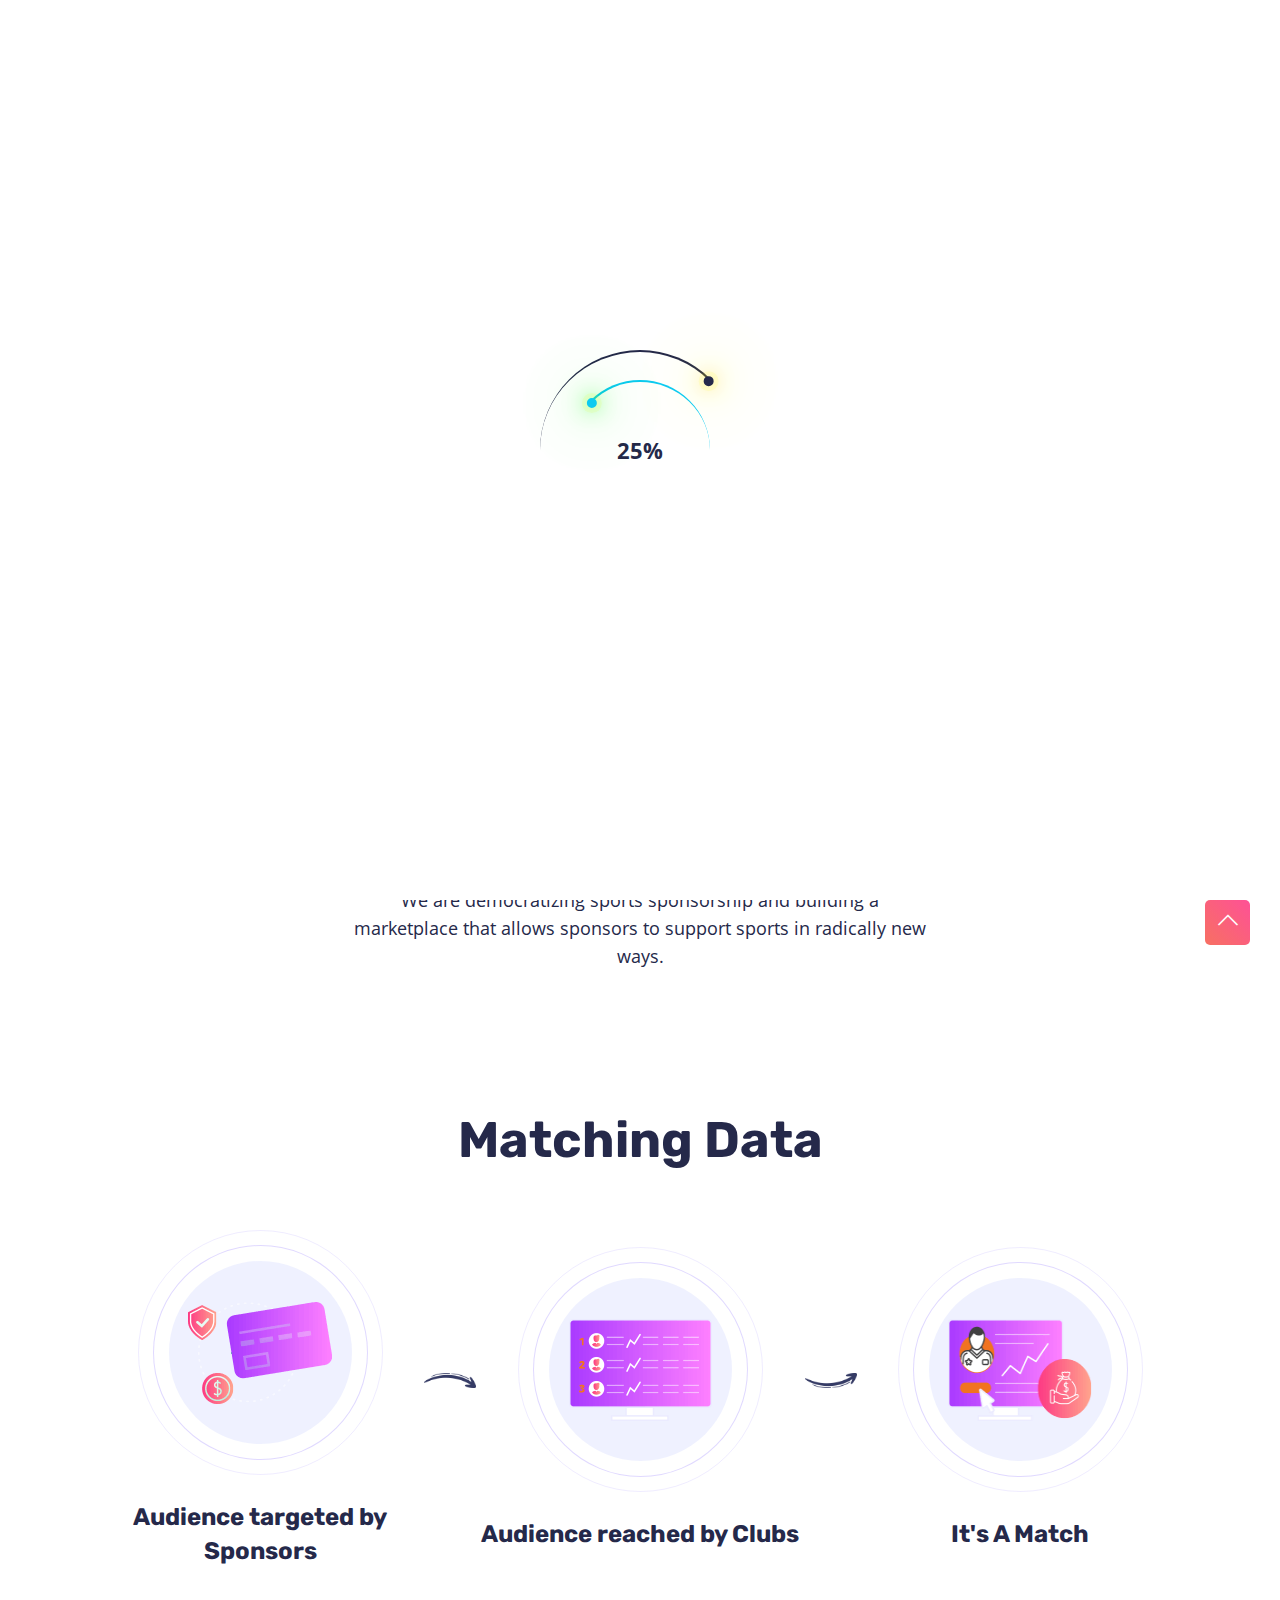
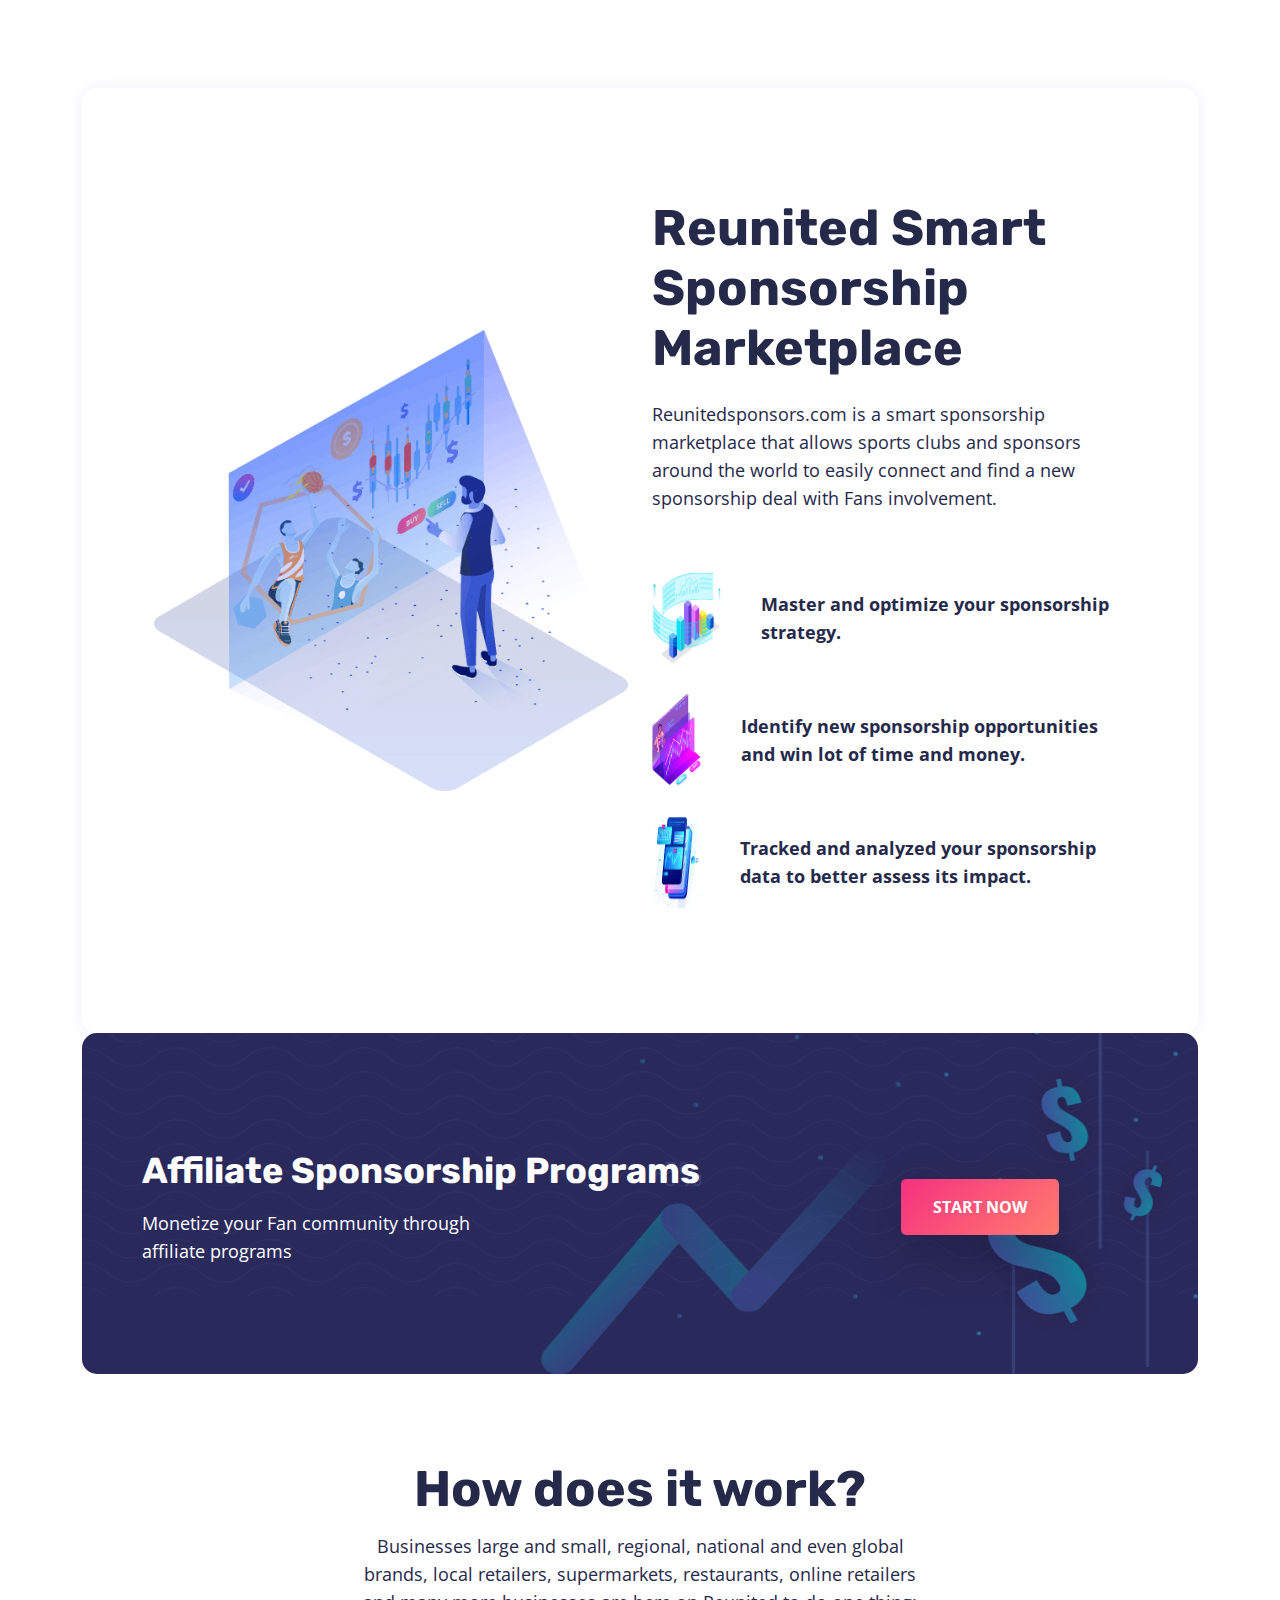
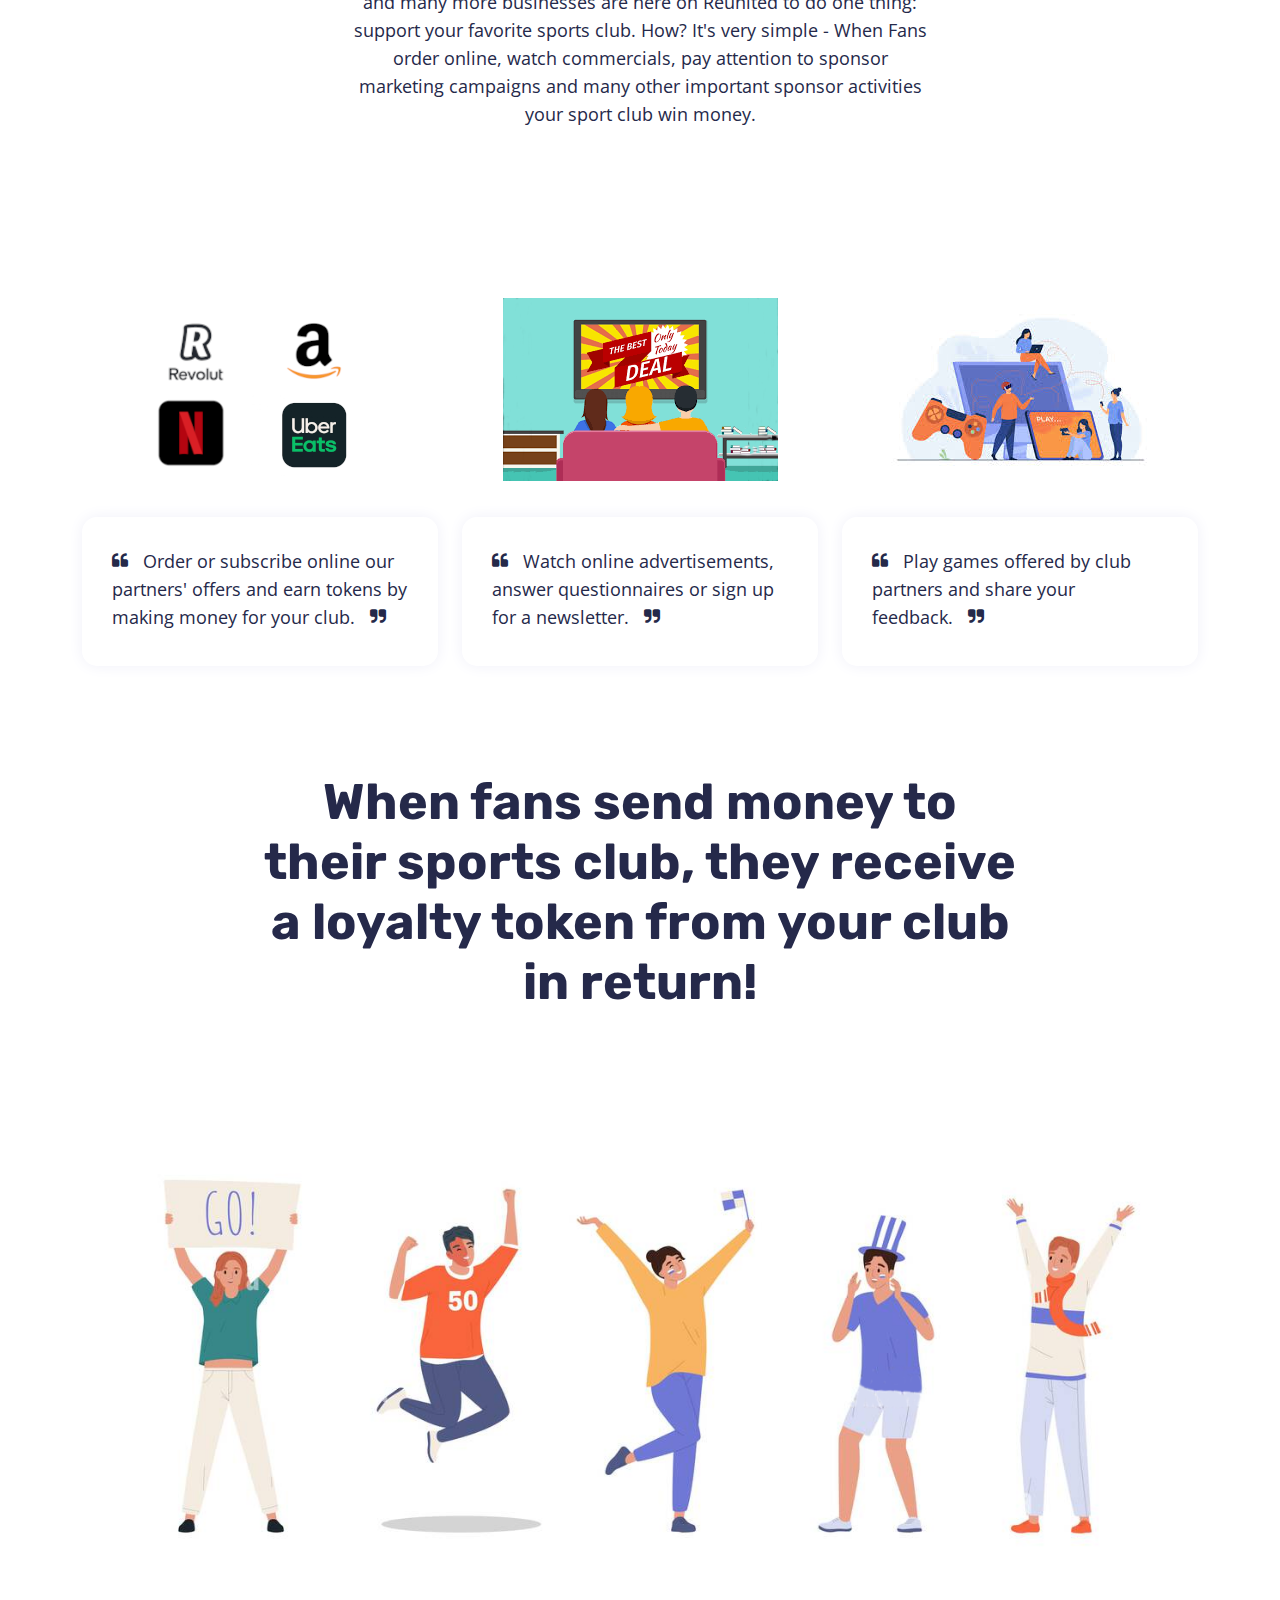
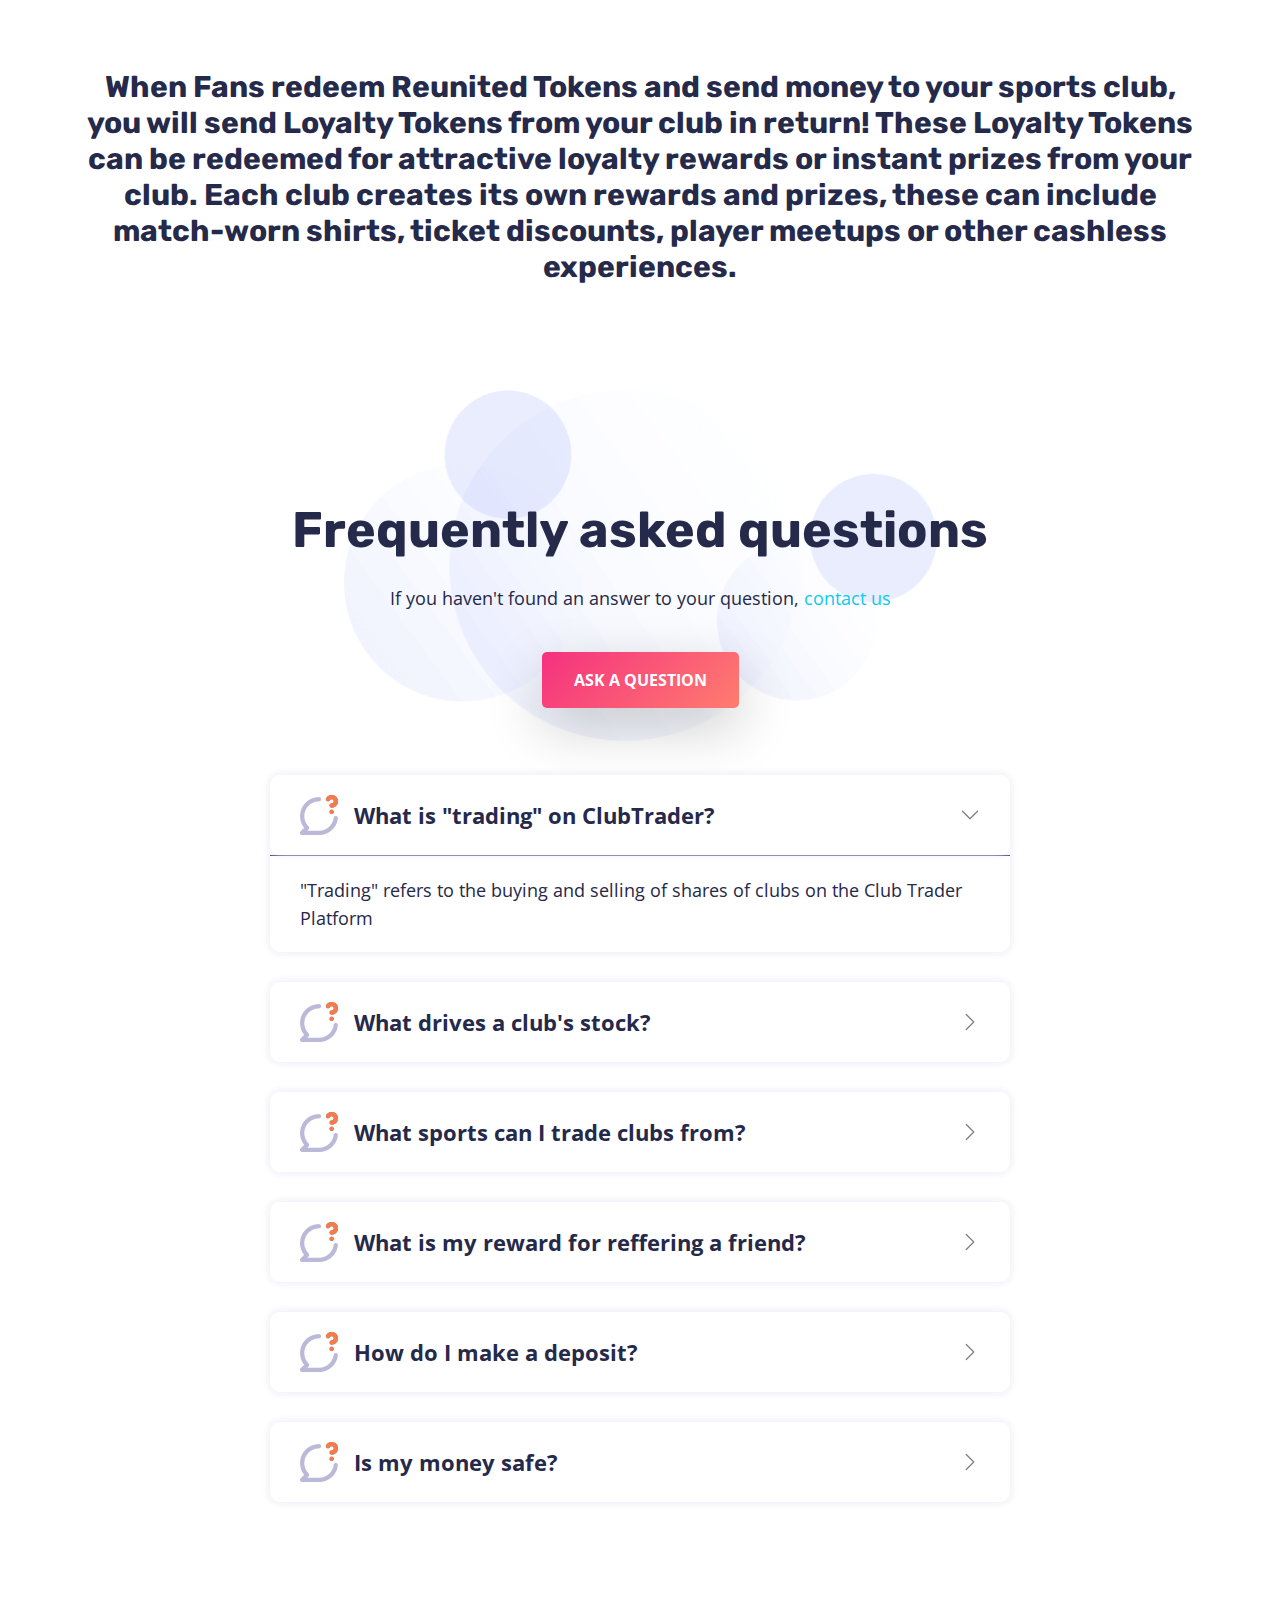
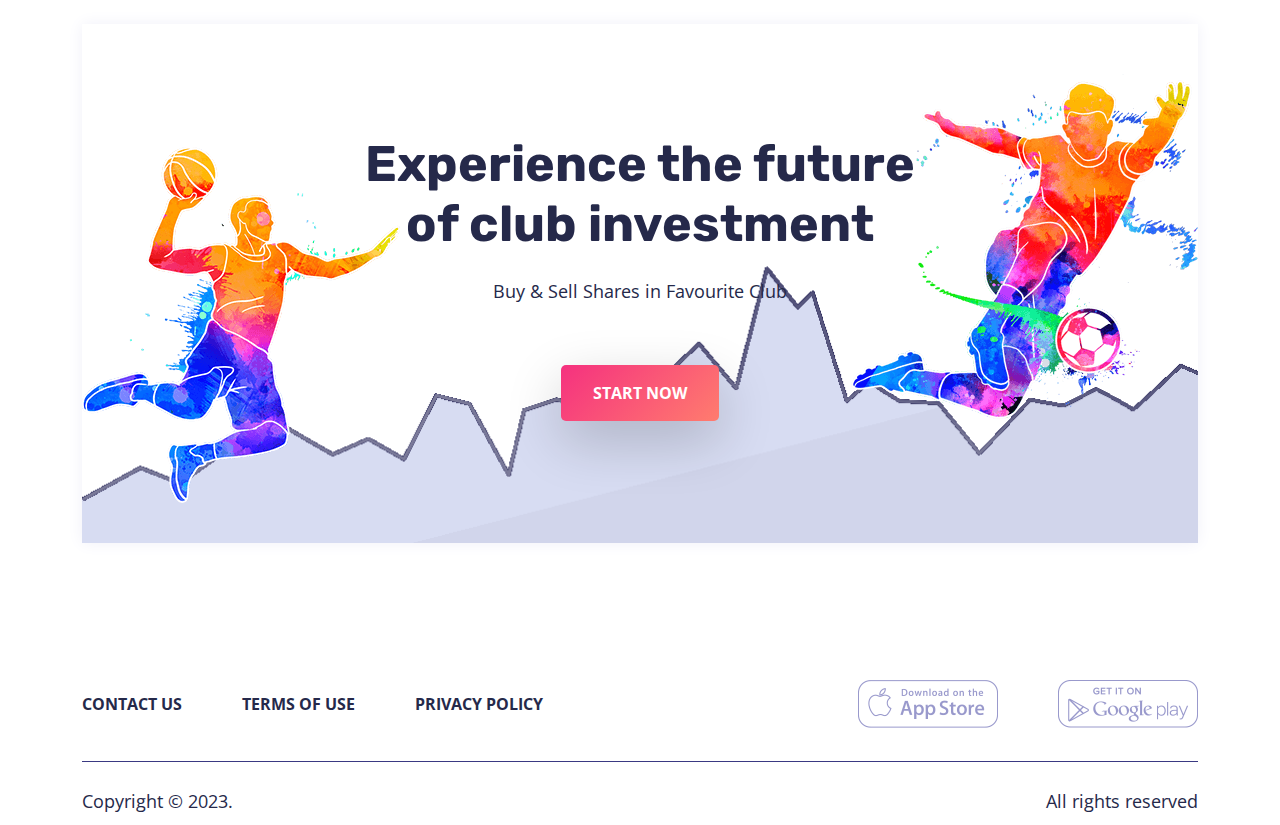
<file: index.html>
<!DOCTYPE html>
<html lang="en-US">

<head>
    <!--required meta-->
    <meta charset="UTF-8">
    <meta http-equiv="X-UA-Compatible" content="IE=edge">
    <meta name="viewport" content="width=device-width, initial-scale=1.0">

    <!--title for this document-->
    <title>Reunited &mdash; Sport clubs Stock Exchange</title>
    <!--favicon for this document-->
    <link rel="shortcut icon" href="assets/images/favicon.png" type="image/x-icon">
    <!--keywords for this  document-->
    <meta name="keywords" content="Sports, Stock, Exchange">
    <!--description for this document-->
    <meta name="description" content="Sports Stock Exchange">
    <!--author of this document-->
    <meta name="author" content="reunited">

    <!--bootstrap 5 minified css source-->
    <link rel="stylesheet" href="assets/css/vendor/bootstrap.min.css">
    <!--fontawesome 5 minified css source-->
    <link rel="stylesheet" href="assets/icons/font_awesome/css/all.min.css">
    <!--flaticon css source-->
    <link rel="stylesheet" href="assets/icons/flat_icon/flaticon.css">
    <!--owl carousel-2.3.4 minified css source-->
    <link rel="stylesheet" href="assets/css/vendor/owl.carousel.min.css">
    <!--owl carousel-2.3.4 theme default minified css source-->
    <link rel="stylesheet" href="assets/css/vendor/owl.theme.default.min.css">
    <!--magnific popup css source-->
    <link rel="stylesheet" href="assets/css/vendor/magnific-popup.css">
    <!--jquery nice select css source-->
    <link rel="stylesheet" href="assets/css/vendor/nice-select.css">
    <!--animate css source-->
    <link rel="stylesheet" href="assets/css/vendor/animate.css">
    <!--custom css start-->
    <link rel="stylesheet" href="assets/css/main.css">
</head>

<body class="dark">
    <!--===preloader start===-->
    <div class="loader_wrapper" id="preloader">
        <div class="loader">
            <div class="face">
                <div class="circle"></div>
            </div>
            <div class="face">
                <div class="circle sd"></div>
            </div>
            <div class="percent">
                <span class="counterr">100</span><span class="per">%</span>
            </div>
        </div>
    </div>
    <!--===preloader end===-->

    <!--====header navbar start====-->
    <header>
        <nav class="navbar fixed-top navbar-expand-lg">
            <div class="container">
                <a class="navbar-brand" href="index.html">
                    <img src="assets/images/logo2.png" alt="Reunited Logo" id="logo" style="width: 160px">
                </a>
                <div class="d-flex flex-row order-2 order-lg-3 user_info">
                    <div class="group_btn d-none d-sm-block">
                        <a href="login.html" class="group_link log_in registration">LOG IN</a>
                        <a href="signup.html" class="group_link registration hover">SIGN UP</a>
                    </div>
                    <button class="navbar-toggler" type="button" data-bs-toggle="collapse" data-bs-target="#navDefault"
                        aria-controls="navDefault" aria-expanded="false" aria-label="Toggle navigation" id="toggleIcon">
                        <span class="bar_one"></span>
                        <span class="bar_two"></span>
                        <span class="bar_three"></span>
                    </button>
                </div>
                <div class="collapse navbar-collapse justify-content-end order-3 order-lg-2" id="navDefault">
                    <ul class="navbar-nav">
                        <li class="nav-item dropdown">
                            <a class="nav-link dropdown-toggle" href="#" id="navbarDropdownMenuLink" role="button"
                                data-bs-toggle="dropdown" aria-expanded="false">
                                HOME
                            </a>
                            <ul class="dropdown-menu" aria-labelledby="navbarDropdownMenuLink">
                                <li><a class="dropdown-item" href="index.html">HOME</a></li>
                                <li><a class="dropdown-item" href="index-two.html">Affiliation<a></li>
                                <li><a class="dropdown-item" href="user-portfolio.html">Sponsorship</a></li>
                            </ul>
                        </li>
                        <li class="nav-item">
                            <a class="nav-link" href="play.html">Technology</a>
                        </li>
                        <li class="nav-item">
                            <a class="nav-link" href="about.html">ABOUT US</a>
                        </li>
                        <li class="nav-item">
                            <a class="nav-link pd_right" href="contact.html">CONTACT US</a>
                        </li>
                        <li class="nav-item d-block d-sm-none">
                            <a class="nav-link registration" href="login.html">LOG IN</a>
                        </li>
                        <li class="nav-item d-block d-sm-none">
                            <a class="nav-link registration hover" href="signup.html">SIGN UP</a>
                        </li>
                    </ul>
                </div>
            </div>
        </nav>
    </header>
    <!--====header navbar end====-->

    <!--====banner section start====-->
    <section class="home_banner_wrapper"
        style="height: 655px; background-size: 100% 100%; background-image: url('./assets/images/home_banner/home_banner_sm_bg_sponsor.png');">
        <div class="container">
            <div class="row home_banner_row d-flex align-items-center">
                <div class="col-lg-5">
                    <div class="inner">
                        <h1 class="hero_title"> The world change sponsorship too</h1>

                        <p class="section_info">Reunitedsponsors.com is a smart sponsorship marketplace that allows
                            sports clubs and sponsors around the world to easily connect and find a new sponsorship
                            deal with Fans involvement.</p>
                        <div class="btn_wrapper d-flex align-items-center" style="margin-top: 51px;">
                            <div class="trade_btn">
                                <a href="trade.html" class="btn btn-primary">Start Now</a>
                            </div>
                        </div>
                    </div>
                </div>


                <div class="col-lg-7">
                    <div class="inner text-center">
                        <img src="assets/images/home_banner/players.png" alt="Home Banner Illustration">
                    </div>
                </div>
            </div>
        </div>
    </section>
    <!--====banner section end====-->

    <!--====work section start====-->
    <section class="work_section">
        <div class="container">
            <div class="work_wrapper text-center" style="margin: 50px auto 30px;">
                <h1 class="section_title">What do we do ?</h1>
                <br />
                <p class="section_info">We are democratizing sports sponsorship and building a marketplace that allows sponsors to
                    support sports in radically new ways.</p>
            </div>
        </div>
    </section>
    <section class="work_section second_work">
        <div class="container">
            <div class="work_wrapper text-center">
                <h1 class="section_title">Matching Data
            </div>
            <div class="row work_row d-flex align-items-center">
                <div class="col-md-6 col-lg-4">
                    <div class="inner text-center">
                        <div class="content_wrapper d-flex align-items-center justify-content-center">
                            <div class="content d-flex align-items-center justify-content-center">
                                <img src="assets/images/work/deposit.png" alt="Deposit Funds">
                            </div>
                        </div>
                        <h4 class="secondary">Audience targeted by Sponsors
                    </div>
                </div>
                <div class="col-md-6 col-lg-4">
                    <div class="inner text-center">
                        <div class="content_wrapper arrow_container d-flex align-items-center justify-content-center">
                            <div class="content d-flex align-items-center justify-content-center">
                                <img src="assets/images/work/market.png" alt="Watch the market">
                            </div>
                        </div>
                        <h4 class="secondary">Audience reached by Clubs</h4>
                    </div>
                </div>
                <div class="col-md-6 col-lg-4">
                    <div class="inner text-center">
                        <div class="content_wrapper d-flex align-items-center justify-content-center">
                            <div class="content d-flex align-items-center justify-content-center">
                                <img src="assets/images/work/trade.png" alt="Make a Trade">
                            </div>
                        </div>
                        <h4 class="secondary">It's A Match
                    </div>
                </div>
            </div>
        </div>
    </section>
    <!--====work section end====-->

    <!--====buy section start====-->
    <section>
        <div class="container">
            <div class="buy_wrapper">
                <div class="row buy_row d-flex align-items-center">
                    <div class="col-lg-6 order-last order-lg-first">
                        <div class="left_inner text-center text-lg-left">
                            <img src="assets/images/buy/buy_illustration.png" alt="Buy Illustration">
                        </div>
                    </div>
                    <div class="col-lg-6">
                        <div class="right_inner">
                            <h1 class="section_title">Reunited Smart Sponsorship Marketplace

                                <p class="section_info">Reunitedsponsors.com is a smart sponsorship
                                    marketplace that allows sports clubs and sponsors around the world
                                    to easily connect and find a new sponsorship deal with Fans
                                    involvement.
                                <div class="inner_row d-flex align-items-center">
                                    <div class="left_col">
                                        <div class="inner">
                                            <img src="assets/images/buy/players.png" alt="Players">
                                        </div>
                                    </div>
                                    <div class="right_col">
                                        <div class="inner">
                                            <p class="para"> Master and optimize your sponsorship
                                                strategy.
                                        </div>
                                    </div>
                                </div>
                                <div class="inner_row d-flex align-items-center">
                                    <div class="left_col">
                                        <div class="inner">
                                            <img src="assets/images/buy/invest.png" alt="Invest">
                                        </div>
                                    </div>
                                    <div class="right_col">
                                        <div class="inner">
                                            <p class="para"> Identify new sponsorship opportunities and
                                                win lot of time and money.
                                        </div>
                                    </div>
                                </div>
                                <div class="inner_row d-flex align-items-center">
                                    <div class="left_col">
                                        <div class="inner">
                                            <img src="assets/images/buy/trade.png" alt="Trade">
                                        </div>
                                    </div>
                                    <div class="right_col">
                                        <div class="inner">
                                            <p class="para">Tracked and analyzed your sponsorship data
                                                to better assess its impact.
                                        </div>
                                    </div>
                                </div>
                        </div>
                    </div>
                </div>
            </div>
        </div>
    </section>
    <!--====buy section end====-->

    <!--====invite section start====-->
    <section>
        <div class="container">
            <div class="invite_wrapper">
                <div class="row invite_row d-flex align-items-center">
                    <div class="col-lg-8">
                        <div class="inner">
                            <h1>Affiliate Sponsorship Programs</h1>

                            <p class="section_info">Monetize your Fan community through affiliate
                                programs
                        </div>
                    </div>
                    <div class="col-lg-4">
                        <div class="inner text-left text-lg-center">
                            <a href="affiliate.html" class="btn btn-primary">Start Now</a>
                        </div>
                    </div>
                </div>
            </div>
        </div>
    </section>
    <!--====invite section end====-->

    <section class="work_section third_work">
        <div class="container">
            <div class="work_wrapper text-center">
                <h1 class="section_title">How does it work?</h1>
                <p class="section_info">Businesses large and small, regional, national and even
                    global brands, local retailers, supermarkets, restaurants, online retailers and
                    many more businesses are here on Reunited to do one thing: support your favorite
                    sports club. How? It's very simple - When Fans order online, watch commercials,
                    pay attention to sponsor marketing campaigns and many other important sponsor
                    activities your sport club win money.</p>
            </div>
        </div>
    </section>


    </div> <!--====testimonial section start====-->
    <section class="testimonial_section second_testimonial">
        <div class="container">
            <div class="row testimonial_row">
                <div class="col-md-6 col-lg-4">
                    <div>
                        <img src="assets/images/testimonial/offers.png"
                            style="display:block;margin:auto;margin-bottom:10%">
                    </div>
                    <div class="inner">
                        <p class="para">Order or subscribe online our partners' offers and earn
                            tokens by making money for your club.</p>
                    </div>
                </div>
                <div class="col-md-6 col-lg-4">
                    <div class="pic">
                        <img src="assets/images/testimonial/best-deals.png"
                            style="display:block;margin:auto;margin-bottom:10%">
                    </div>
                    <div class="inner">
                        <p class="para">Watch online advertisements, answer questionnaires or
                            sign up for a newsletter.</p>
                    </div>
                </div>
                <div class="col-md-6 col-lg-4">
                    <div class="pic">
                        <img src="assets/images/testimonial/play_games.jpeg"
                            style="display:block;margin:auto;margin-bottom:10%">
                    </div>
                    <div class="inner">
                        <p class="para">Play games offered by club partners and share your
                            feedback.</p>
                    </div>
                </div>
                <div class="testimonial_title_wrapper text-center">
                    <h1 class="section_title" style="margin-top: 10%;">When fans send money to
                        their sports club, they receive a loyalty token from your club in
                        return!</h1>
                </div>
                <img src="assets/images/testimonial/fans.png" style="display:block;margin:auto;margin-top:10%">
                <h1 class="section_title text-center" style="margin-top: 10%;font-size: 30px;">When Fans
                    redeem Reunited
                    Tokens and send money to your sports club, you will send Loyalty
                    Tokens from your club in return! These Loyalty Tokens can be
                    redeemed for attractive loyalty rewards or instant prizes from your
                    club. Each club creates its own rewards and prizes, these can
                    include match-worn shirts, ticket discounts, player meetups or other
                    cashless experiences.
                </h1>
            </div>
        </div>
    </section>
    <!--====testimonial section end====-->

    <!--====accordion section start====-->
    <section class="accordion_section">
        <div class="container">
            <div class="accordion_wrapper">
                <div class="title_wrapper text-center">
                    <h1 class="section_title">Frequently asked questions</h1>
                    <p class="section_info">If you haven't found an answer to your question, <a
                            href="contact.html">contact us</a></p>
                    <a href="contact.html" class="btn btn-primary">ASK A QUESTION</a>
                </div>
                <!--accordion items start-->
                <div class="accordion" id="accordionOne">
                    <div class="accordion-item">
                        <h2 class="accordion-header" id="headingOne">
                            <button class="accordion-button d-flex align-items-center" type="button"
                                data-bs-toggle="collapse" data-bs-target="#collapseOne" aria-expanded="true"
                                aria-controls="collapseOne">
                                <img src="assets/images/faq/ac-icon.png" alt="Icon"> What is
                                "trading" on ClubTrader?
                            </button>
                        </h2>
                        <div id="collapseOne" class="accordion-collapse collapse show" aria-labelledby="headingOne"
                            data-bs-parent="#accordionOne">
                            <div class="accordion-body">
                                <p class="para">"Trading" refers to the buying and selling of
                                    shares of clubs on the Club Trader Platform</p>
                            </div>
                        </div>
                    </div>
                    <div class="accordion-item">
                        <h2 class="accordion-header" id="headingTwo">
                            <button class="accordion-button collapsed d-flex align-items-center" type="button"
                                data-bs-toggle="collapse" data-bs-target="#collapseTwo" aria-expanded="true"
                                aria-controls="collapseTwo">
                                <img src="assets/images/faq/ac-icon.png" alt="Icon"> What drives
                                a club's stock?
                            </button>
                        </h2>
                        <div id="collapseTwo" class="accordion-collapse collapse" aria-labelledby="headingTwo"
                            data-bs-parent="#accordionOne">
                            <div class="accordion-body">
                                <p class="para">"Trading" refers to the buying and selling of
                                    shares of clubs on the Club Trader Platform</p>
                            </div>
                        </div>
                    </div>
                    <div class="accordion-item">
                        <h2 class="accordion-header" id="headingThree">
                            <button class="accordion-button collapsed d-flex align-items-center" type="button"
                                data-bs-toggle="collapse" data-bs-target="#collapseThree" aria-expanded="true"
                                aria-controls="collapseThree">
                                <img src="assets/images/faq/ac-icon.png" alt="Icon"> What sports
                                can I trade clubs from?
                            </button>
                        </h2>
                        <div id="collapseThree" class="accordion-collapse collapse" aria-labelledby="headingThree"
                            data-bs-parent="#accordionOne">
                            <div class="accordion-body">
                                <p class="para">"Trading" refers to the buying and selling of
                                    shares of clubs on the Club Trader Platform</p>
                            </div>
                        </div>
                    </div>
                    <div class="accordion-item">
                        <h2 class="accordion-header" id="headingFour">
                            <button class="accordion-button collapsed d-flex align-items-center" type="button"
                                data-bs-toggle="collapse" data-bs-target="#collapseFour" aria-expanded="true"
                                aria-controls="collapseFour">
                                <img src="assets/images/faq/ac-icon.png" alt="Icon"> What is my
                                reward for reffering a friend?
                            </button>
                        </h2>
                        <div id="collapseFour" class="accordion-collapse collapse" aria-labelledby="headingFour"
                            data-bs-parent="#accordionOne">
                            <div class="accordion-body">
                                <p class="para">"Trading" refers to the buying and selling of
                                    shares of clubs on the Club Trader Platform</p>
                            </div>
                        </div>
                    </div>
                    <div class="accordion-item">
                        <h2 class="accordion-header" id="headingFive">
                            <button class="accordion-button collapsed d-flex align-items-center" type="button"
                                data-bs-toggle="collapse" data-bs-target="#collapseFive" aria-expanded="true"
                                aria-controls="collapseFive">
                                <img src="assets/images/faq/ac-icon.png" alt="Icon"> How do I
                                make a deposit?
                            </button>
                        </h2>
                        <div id="collapseFive" class="accordion-collapse collapse" aria-labelledby="headingFive"
                            data-bs-parent="#accordionOne">
                            <div class="accordion-body">
                                <p class="para">"Trading" refers to the buying and selling of
                                    shares of clubs on the Club Trader Platform</p>
                            </div>
                        </div>
                    </div>
                    <div class="accordion-item">
                        <h2 class="accordion-header" id="headingSix">
                            <button class="accordion-button collapsed d-flex align-items-center" type="button"
                                data-bs-toggle="collapse" data-bs-target="#collapseSix" aria-expanded="true"
                                aria-controls="collapseSix">
                                <img src="assets/images/faq/ac-icon.png" alt="Icon"> Is my money
                                safe?
                            </button>
                        </h2>
                        <div id="collapseSix" class="accordion-collapse collapse" aria-labelledby="headingSix"
                            data-bs-parent="#accordionOne">
                            <div class="accordion-body">
                                <p class="para">"Trading" refers to the buying and selling of
                                    shares of clubs on the Club Trader Platform</p>
                            </div>
                        </div>
                    </div>
                </div>
                <!--accordion items end-->
            </div>
        </div>
    </section>
    <!--====accordion section end====-->

    <!--====experience section start====-->
    <section>
        <div class="container">
            <div class="experience">
                <div class="experience_content text-center">
                    <h1 class="section_title">Experience the future of club investment</h1>
                    <p class="section_info">Buy & Sell Shares in Favourite Club</p>
                    <a href="trade.html" class="btn btn-primary">Start Now</a>
                </div>
            </div>
        </div>
    </section>
    <!--====experience section end====-->

    <!--====footer navbar start-->
    <footer>
        <div class="container">
            <div class="row footer_nav d-flex align-items-center">
                <div class="col-lg-7">
                    <ul class="nav justify-content-center justify-content-sm-start">
                        <li class="nav-item">
                            <a class="nav-link ml-0" href="contact.html">CONTACT US</a>
                        </li>
                        <li class="nav-item">
                            <a class="nav-link" href="#">TERMS OF USE</a>
                        </li>
                        <li class="nav-item">
                            <a class="nav-link" href="#">PRIVACY POLICY</a>
                        </li>
                    </ul>
                </div>
                <div class="col-lg-5">
                    <ul class="nav justify-content-center justify-content-sm-start justify-content-lg-end">
                        <li class="nav-item">
                            <a class="nav-link ml-0" href="#">
                                <img src="assets/images/footer/apple_store.png" alt="Download from Apple Store">
                            </a>
                        </li>
                        <li class="nav-item">
                            <a class="nav-link mr-0" href="#">
                                <img src="assets/images/footer/google_store.png" alt="Download from Google Play Store">
                            </a>
                        </li>
                    </ul>
                </div>
            </div>
            <hr>
            <div class="row footer_copyright d-flex align-items-center">
                <div class="col-lg-7 text-center text-sm-start">
                    <p class="para">Copyright &#169; 2023.</p>
                </div>
                <div class="col-lg-5 text-center text-sm-start text-lg-end">
                    <p class="para">All rights reserved</p>
                </div>
            </div>
        </div>
    </footer>
    <!--====footer navbar end====-->

    <!--===scroll bottom to top===-->
    <a href="#" class="scrollToTop"><i class="flaticon-up-chevron"></i></a>
    <!--===scroll bottom to top===-->


    <!--====js scripts start====-->
    <!--jquery-3.6.0 minified source-->
    <script src="assets/js/vendor/jquery-3.6.0.min.js"></script>
    <!--bootstrap 5 minified bundle js source-->
    <script src="assets/js/vendor/bootstrap.bundle.min.js"></script>
    <!--waypoints-4.0.0 minified js source-->
    <script src="assets/js/vendor/jquery.waypoints.min.js"></script>
    <!--counter up-1.0.0 minified js source-->
    <script src="assets/js/vendor/jquery.counterup.min.js"></script>
    <!--owl carousel-2.3.4 minified js source-->
    <script src="assets/js/vendor/owl.carousel.min.js"></script>
    <!--magnific popup-1.1.0 js source-->
    <script src="assets/js/vendor/jquery.magnific-popup.min.js"></script>
    <!--jquery nice select minified source-->
    <script src="assets/js/vendor/jquery.nice-select.min.js"></script>
    <!--wow-1.1.3 minified js source-->
    <script src="assets/js/vendor/wow.min.js"></script>
    <!--custom js source-->
    <script src="assets/js/main.js"></script>
    <!--====js scripts end====-->
</body>

</html>
</file>
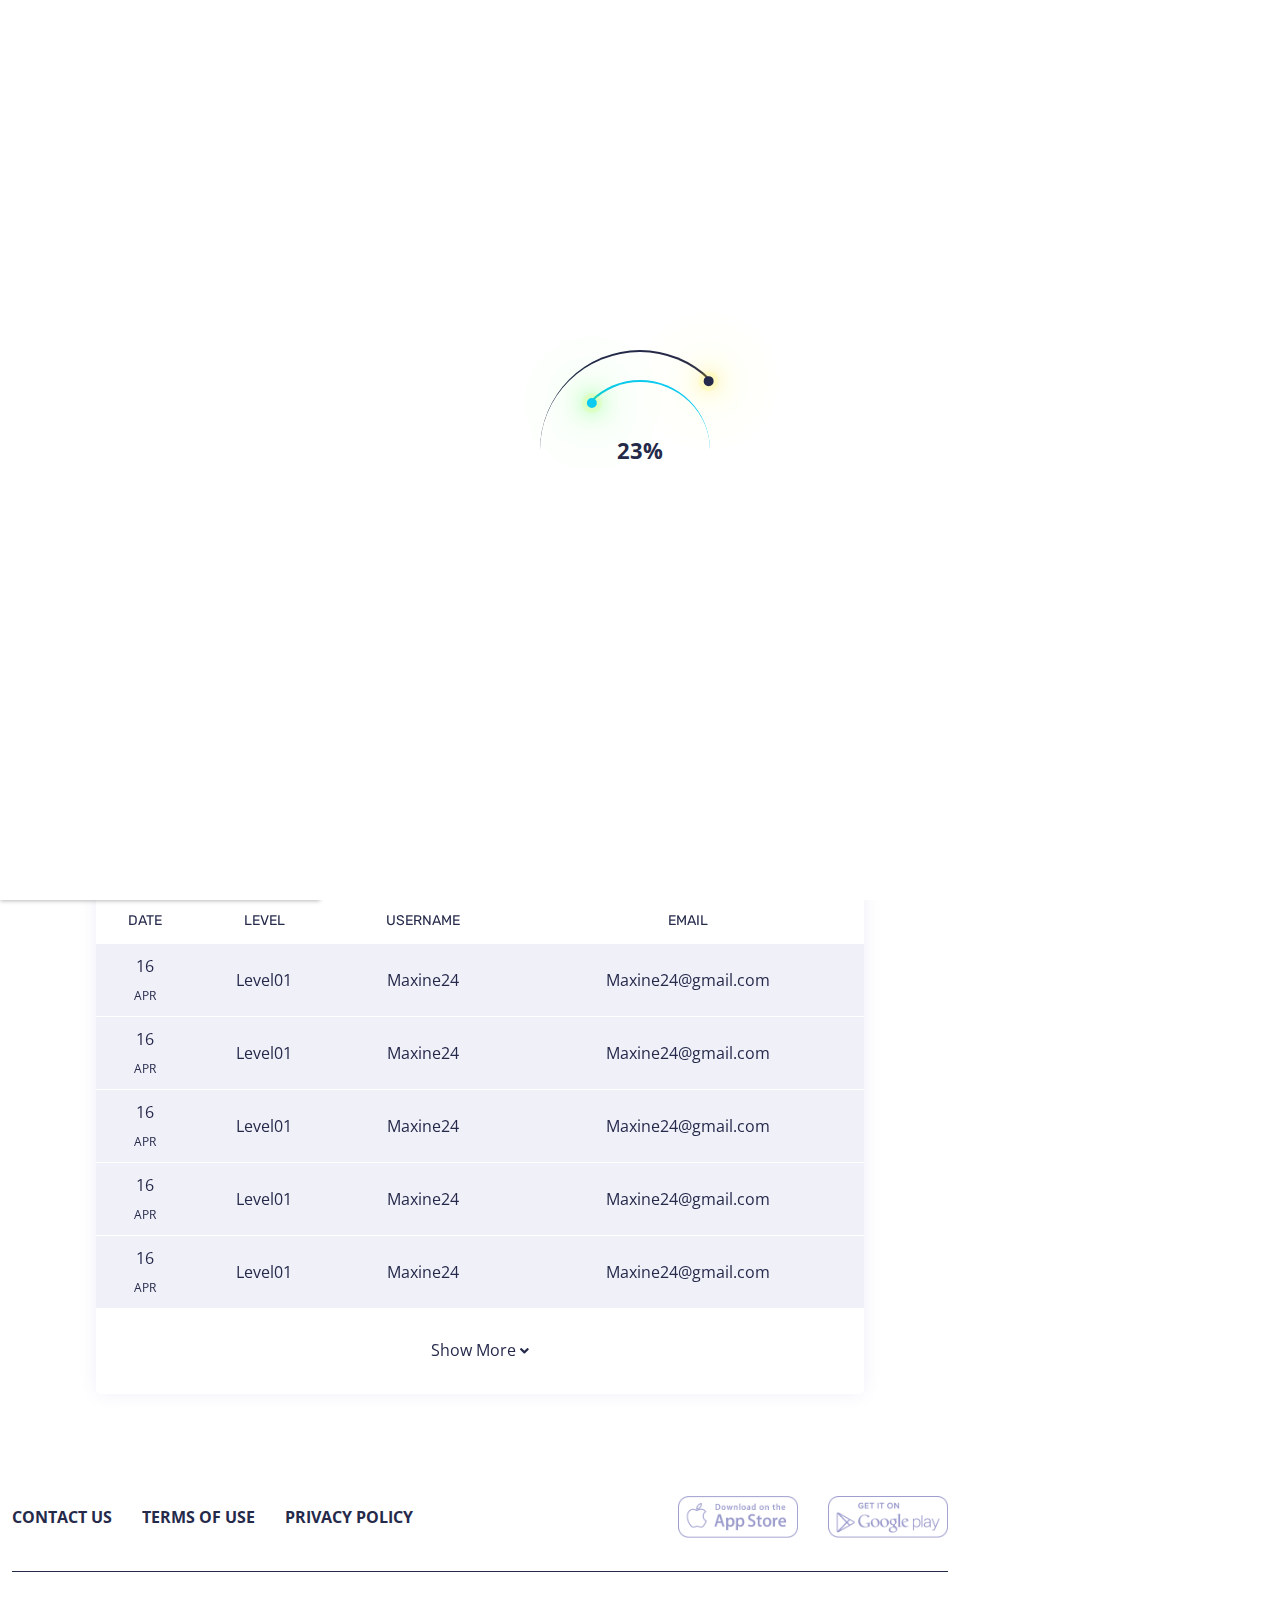
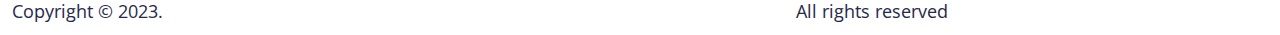
<file: affiliate.html>
<!DOCTYPE html>
<html lang="en">
<head>
    <!--required meta-->
    <meta charset="UTF-8">
    <meta http-equiv="X-UA-Compatible" content="IE=edge">
    <meta name="viewport" content="width=device-width, initial-scale=1.0">

    <!--title for this document-->
    <title>Reunited &mdash; Fantasy Sports Stock Exchange HTML Template</title>
    <!--favicon for this document-->
    <link rel="shortcut icon" href="assets/images/favicon.png" type="image/x-icon">
    <!--keywords for this  document-->
    <meta name="keywords" content="Fantasy, Sports, Stock, Exchange, HTML Template">
    <!--description for this document-->
    <meta name="description" content="Fantasy Sports Stock Exchange HTML Template">
    <!--author of this document-->
    <meta name="author" content="pixelaxis">

    <!--bootstrap 5 minified css source-->
    <link rel="stylesheet" href="assets/css/vendor/bootstrap.min.css">
    <!--font awesome 5 minified css source-->
    <link rel="stylesheet" href="assets/icons/font_awesome/css/all.min.css">
    <!--flaticon css source-->
    <link rel="stylesheet" href="assets/icons/flat_icon/flaticon.css">
    <!--admin icons-->
    <link rel="stylesheet" href="assets/icons/cs/flaticon.css">
    <!--owl carousel-2.3.4 minified css source-->
    <link rel="stylesheet" href="assets/css/vendor/owl.carousel.min.css">
    <!--owl carousel-2.3.4 theme default minified css source-->
    <link rel="stylesheet" href="assets/css/vendor/owl.theme.default.min.css">
    <!--magnific popup-1.1.0 css source-->
    <link rel="stylesheet" href="assets/css/vendor/magnific-popup.css">
    <!--jquery nice select css source-->
    <link rel="stylesheet" href="assets/css/vendor/nice-select.css">
    <!--animate css source-->
    <link rel="stylesheet" href="assets/css/vendor/animate.css">
    <!--custom css source-->
    <link rel="stylesheet" href="assets/css/main.css">
</head>
<body class="cs dark">
    <!--===preloader start===-->
    <div class="loader_wrapper" id="preloader" >
        <div class="loader">
            <div class="face">
                <div class="circle"></div>
            </div>
            <div class="face">
                <div class="circle sd"></div>
            </div>
            <div class="percent">
                <span class="counterr">100</span><span class="per">%</span>
            </div>
        </div>
    </div>
    <!--===preloader end===-->

    <!--page wrapper start-->
    <div class="page_wrapper">
        <!--left sidebar-->
        <div class="sidebar">
            <div class="brand_wrapper text-center d-flex align-items-center justify-content-around">
                <a href="index.html" class="brand">
                    <!--====logo start====-->
                    <img src="assets/images/logo.png" alt="Reunited Logo" id="logo">
                    <!--====logo end====-->
                </a>
                <div class="close_sidenav d-xxl-none" title="Close Side Bar">
                    <i class="flaticon-back"></i>
                </div>
            </div>
            <div class="user_wrapper">
                <div class="profile_wrapper text-center">
                    <div class="profile_content">
                        <a href="user-about.html" class="profile">
                            <!--====small profile picture start====-->
                            <img src="assets/images/user/profile-sm.png" alt="Profile Picture">
                            <!--====small profile picture end====-->
                        </a>
                        <span class="d-flex align-items-center justify-content-center">12</span>
                    </div>
                    <h5 class="text-center">
                        <a href="user-about.html">ED WALSH</a>
                    </h5>
                </div>
                <div class="follow_wrapper d-flex align-items-center justify-content-around">
                    <div class="follower d-flex align-items-center justify-content-between">
                        <div class="icon">
                            <i class="flaticon-user-profile"></i>
                        </div>
                        <div class="amount">
                            <a href="user-about.html">2,239</a>
                            <p>FOLLOWERS</p>
                        </div>
                    </div>
                    <div class="following d-flex align-items-center justify-content-between">
                        <div class="icon">
                            <i class="flaticon-user-profile"></i>
                        </div>
                        <div class="amount">
                            <a href="user-about.html">5,339</a>
                            <p>FOLLOWING</p>
                        </div>
                    </div>
                </div>
            </div>
            <div class="portfolio_wrapper">
                <ul class="nav flex-column portfolio">
                    <li class="nav-item">
                        <a href="user-portfolio.html" class="nav-link d-flex align-items-center">
                            <i class="flaticon-briefcase"></i> My Portfolio
                        </a>
                    </li>
                    <li class="nav-item">
                        <a href="user-about.html" class="nav-link d-flex align-items-center">
                            <i class="flaticon-user"></i> About
                        </a>
                    </li>
                </ul>
            </div>
            <div class="trading_wrapper">
                <h5>Trading</h5>
                <ul class="nav flex-column">
                    <li class="nav-item">
                        <a href="league.html" class="nav-link d-flex align-items-center">
                            <i class="flaticon-basketball-ball-variant"></i> NBA
                        </a>
                    </li>
                    <li class="nav-item">
                        <a href="league.html" class="nav-link d-flex align-items-center">
                            <i class="flaticon-rugby"></i> NFL
                        </a>
                    </li>
                    <li class="nav-item">
                        <a href="league.html" class="nav-link d-flex align-items-center">
                            <i class="flaticon-baseball-ball-1"></i> MLB
                        </a>
                    </li>
                    <li class="nav-item">
                        <a href="league.html" class="nav-link d-flex align-items-center">
                            <i class="flaticon-ice-hockey"></i> NHL
                        </a>
                    </li>
                    <li class="nav-item">
                        <a href="league.html" class="nav-link d-flex align-items-center">
                            <i class="flaticon-football"></i> Soccer
                        </a>
                    </li>
                    <li class="nav-item">
                        <a href="league.html" class="nav-link d-flex align-items-center">
                            <i class="flaticon-golf"></i> Golf
                        </a>
                    </li>
                    <li class="nav-item">
                        <a href="league.html" class="nav-link d-flex align-items-center">
                            <i class="flaticon-swords"></i> ESports
                        </a>
                    </li>
                </ul>
            </div>
            <div class="affiliate_wrapper">
                <ul class="nav flex-column affiliate">
                    <li class="nav-item">
                        <a href="affiliate.html" class="nav-link d-flex align-items-center active">
                            <i class="flaticon-affiliate"></i> Affiliate Program
                        </a>
                    </li>
                    <li class="nav-item">
                        <a href="contact.html" class="nav-link d-flex align-items-center">
                            <i class="flaticon-chat"></i> Support
                        </a>
                    </li>
                    <li class="nav-item">
                        <a href="rules.html" class="nav-link d-flex align-items-center">
                            <i class="flaticon-document"></i> Rules
                        </a>
                    </li>
                </ul>
            </div>
            <div class="sidebar_footer d-flex align-items-center justify-content-around">
                <div class="left_col">
                    <select name="selectPicker" id="language">
                        <option value="english">English</option>
                        <option value="spain">Spanish</option>
                        <option value="bangla">Bangla</option>
                    </select>
                </div>
                <div class="right_col">
                    <div class="switch_wrapper">
                        <button class="btn switcher" id="light" title="Switch to Light Theme">
                            <i class="fas fa-star-and-crescent"></i>
                        </button>
                        <button class="btn switcher" id="dark" title="Switch to Dark Theme">
                            <i class="fas fa-adjust"></i>
                        </button>
                    </div>
                </div>
            </div>
        </div>
        <!--left sidebar-->
        <!--body content-->
        <div class="body_content">
            <!--top bar-->
            <div class="container-fluid top_bar fixed-top">
                <div class="top_bar_wrapper d-flex align-items-center justify-content-between">
                    <div class="search_bar d-flex align-items-center">
                        <div class="show_hide d-flex align-items-center">
                            <button type="button" id="click" title="Toggle Side Bar">
                                <span class="toggle_bar_one"></span>
                                <span class="toggle_bar_two"></span>
                                <span class="toggle_bar_three"></span>
                            </button>
                        </div>
                        <div class="form">
                            <form action="#" method="post" id="forSm">
                                <input type="search" name="searchBar" id="searchPlayers" placeholder="Search Clubs" required="required">
                                <button type="submit">
                                    <i class="flaticon-loupe"></i>
                                </button>
                            </form>
                            <a href="javascript:void(0)" class="search_toggle d-block d-md-none">
                                <i class="flaticon-loupe"></i>
                            </a>
                        </div>
                    </div>
                    <div class="user_bar d-flex align-items-center justify-content-end">
                        <div class="search_wrapper">
                            <a href="javascript:void(0)" class="search_sm d-none">
                                <i class="flaticon-loupe d-flex align-items-center"></i>
                            </a>
                        </div>
                        <div class="dollar_wrapper">
                            <a href="#">$500.00</a>
                        </div>
                        <div class="wallet_wrapper">
                            <a href="#">
                                <i class="flaticon-wallet-filled-money-tool"></i>
                            </a>
                        </div>
                        <div class="notification_wrapper">
                            <a href="#">
                                <i class="flaticon-bell"></i>
                            </a>
                        </div>
                        <div class="profile_wrapper d-flex align-items-center">
                            <div class="img_wrapper">
                                <a href="user-about.html">
                                    <img src="assets/images/user/profile-sm.png" alt="Profile Picture">
                                </a>
                            </div>
                            <div class="drop">
                                <a href="javascript:void(0)" class="profile_link disable">Ed Walsh <i class="fas fa-caret-down"></i></a>
                                <div class="drop_content">
                                    <a href="user-about.html">Profile</a>
                                    <a href="#">Settings</a>
                                    <a href="#">Log Out</a>
                                </div>
                            </div>
                        </div>
                    </div>
                </div>
            </div>
            <!--top bar-->
            <!--main content-->
            <div class="container-fluid main_content">
                <div class="row d-flex flex-wrap">
                    <div class="col-xl-9 d-flex flex-column">
                        <div class="inner_left">
                            <div class="affiliate_cover" style="background-image:url('assets/images/followers/affiliate_bg.png');">
                                <div class="row">
                                    <div class="col-8 offset-4 col-sm-4 offset-sm-8 col-xxl-3 offset-xxl-9">
                                        <h1>REFER A FRIEND</h1>
                                        <p>EARN $50 REFERRAL COMMISION</p>
                                    </div>
                                </div>
                            </div>
                            <div class="copy_wrapper">
                                <div class="affiliate_link">
                                    <div class="link_wrapper d-md-flex align-items-center justify-content-between text-center text-md-start">
                                        <div class="left d-md-flex align-items-center text-center text-md-start">
                                            <div class="link_icon d-flex align-items-center justify-content-center">
                                                <i class="fas fa-link"></i>
                                            </div>
                                            <div class="link_text">
                                                <p>Refarrel Link: <span>https://www.Reunited.com?ardf0u4803</span></p>
                                            </div>
                                        </div>
                                        <div class="right">
                                            <button class="btn">COPY LINK</button>
                                        </div>
                                    </div>
                                </div>
                            </div>
                            <div class="affi_income text-center">
                                <div class="wrapper d-md-flex align-items-center justify-content-center">
                                    <div class="reffarel d-flex align-items-center justify-content-start justify-content-md-center">
                                        <div class="left">
                                            <img src="assets/images/profile/referral.png" alt="Total Refarrel">
                                        </div>
                                        <div class="right text-start">
                                            <h3>$2956.00</h3>
                                            <p>Earned Referral</p>
                                        </div>
                                    </div>
                                    <div class="reffarel d-flex align-items-center justify-content-start justify-content-md-center">
                                        <div class="left">
                                            <img src="assets/images/profile/last_month.png" alt="Last Month">
                                        </div>
                                        <div class="right text-start">
                                            <h3>$208.70</h3>
                                            <p>Last Month</p>
                                        </div>
                                    </div>
                                </div>
                            </div>
                            <div class="date_wrapper">
                                <div class="d-sm-flex align-items-center justify-content-between">
                                    <div class="left">
                                        <h3>Your Partners:</h3>
                                    </div>
                                    <div class="right_date d-flex align-items-center justify-content-between">
                                        <div class="left">
                                            <p>15/08/2022 - 25/04/2023</p>
                                        </div>
                                        <div class="right">
                                            <i class="fas fa-calendar-alt"></i>
                                        </div>
                                    </div>
                                </div>
                                <div class="date_table">
                                    <table class="table">
                                        <thead>
                                            <tr>
                                                <th>DATE</th>
                                                <th>LEVEL</th>
                                                <th>USERNAME</th>
                                                <th>EMAIL</th>
                                            </tr>
                                        </thead>
                                        <tbody>
                                            <tr>
                                                <td>16 <br>
                                                    <span>APR</span>
                                                </td>
                                                <td>Level01</td>
                                                <td>Maxine24</td>
                                                <td>Maxine24@gmail.com</td>
                                            </tr>
                                            <tr>
                                                <td>16 <br>
                                                    <span>APR</span>
                                                </td>
                                                <td>Level01</td>
                                                <td>Maxine24</td>
                                                <td>Maxine24@gmail.com</td>
                                            </tr>
                                            <tr>
                                                <td>16 <br>
                                                    <span>APR</span>
                                                </td>
                                                <td>Level01</td>
                                                <td>Maxine24</td>
                                                <td>Maxine24@gmail.com</td>
                                            </tr>
                                            <tr>
                                                <td>16 <br>
                                                    <span>APR</span>
                                                </td>
                                                <td>Level01</td>
                                                <td>Maxine24</td>
                                                <td>Maxine24@gmail.com</td>
                                            </tr>
                                            <tr>
                                                <td>16 <br>
                                                    <span>APR</span>
                                                </td>
                                                <td>Level01</td>
                                                <td>Maxine24</td>
                                                <td>Maxine24@gmail.com</td>
                                            </tr>
                                        </tbody>
                                    </table>
                                </div>
                                <div class="show_friends text-center">
                                    <a href="#">Show More <i class="fas fa-angle-down"></i></a>
                                </div>
                            </div>
                        </div>
                    </div>
                    <div class="col-xl-3 d-flex flex-column">
                        <div class="inner_right">
                            <div class="view_wrapper d-flex align-items-center justify-content-between">
                                <div class="text">
                                    <h5>Upcoming Games</h5>
                                </div>
                                <div class="link">
                                    <a href="league.html">VIEW ALL</a>
                                </div>
                            </div>
                            <div class="row">
                                <div class="inner col-sm-6 col-md-6 col-lg-4 col-xl-12">
                                    <div class="game_wrapper2">
                                        <div class="game_header d-flex align-items-start justify-content-around">
                                            <div class="left_col text-center">
                                                <img src="assets/images/user/new_logo.png" alt="New York Team">
                                                <p>
                                                    <a href="league.html">New York Knicks</a>
                                                </p>
                                            </div>
                                            <div class="middle_col d-flex align-items-start text-center">
                                                <img src="assets/images/user/vs.png" alt="Versus">
                                            </div>
                                            <div class="right_col text-center">
                                                <img src="assets/images/user/phoenix_logo.png" alt="Phoenix Team">
                                                <p>
                                                    <a href="league.html">Phoenix Suns</a>
                                                </p>
                                            </div>
                                        </div>
                                        <div class="game_footer d-flex align-items-center justify-content-around">
                                            <p class="date">April 14, 2023</p>
                                            <p class="time">02:00 AM</p>
                                        </div>
                                    </div>
                                </div>
                                <div class="inner col-sm-6 col-md-6 col-lg-4 col-xl-12">
                                    <div class="game_wrapper2">
                                        <div class="game_header d-flex align-items-start justify-content-around">
                                            <div class="left_col text-center">
                                                <img src="assets/images/user/atlanta_logo.png" alt="Atlanta Team">
                                                <p>
                                                    <a href="league.html">Atlanta Hawks</a>
                                                </p>
                                            </div>
                                            <div class="middle_col d-flex align-items-start text-center">
                                                <img src="assets/images/user/vs.png" alt="Versus">
                                            </div>
                                            <div class="right_col text-center">
                                                <img src="assets/images/user/miami.png" alt="Miami Team">
                                                <p>
                                                    <a href="league.html">Miami Heat</a>
                                                </p>
                                            </div>
                                        </div>
                                        <div class="game_footer d-flex align-items-center justify-content-around">
                                            <p class="date">April 14, 2023</p>
                                            <p class="time">02:00 AM</p>
                                        </div>
                                    </div>
                                </div>
                                <div class="inner col-sm-6 col-md-6 col-lg-4 col-xl-12">
                                    <div class="game_wrapper2">
                                        <div class="game_header d-flex align-items-start justify-content-around">
                                            <div class="left_col text-center">
                                                <img src="assets/images/user/browns_logo.png" alt="Browns Team">
                                                <p>
                                                    <a href="league.html">Cleveland Browns</a>
                                                </p>
                                            </div>
                                            <div class="middle_col d-flex align-items-start text-center">
                                                <img src="assets/images/user/vs.png" alt="Versus">
                                            </div>
                                            <div class="right_col text-center">
                                                <img src="assets/images/user/baltimore_logo.png" alt="Ravens Team">
                                                <p>
                                                    <a href="league.html">Baltimore Ravens</a>
                                                </p>
                                            </div>
                                        </div>
                                        <div class="game_footer d-flex align-items-center justify-content-around">
                                            <p class="date">April 14, 2023</p>
                                            <p class="time">02:00 AM</p>
                                        </div>
                                    </div>
                                </div>
                                <div class="inner col-sm-6 col-md-6 col-lg-4 col-xl-12">
                                    <div class="game_wrapper2">
                                        <div class="game_header d-flex align-items-start justify-content-around">
                                            <div class="left_col text-center">
                                                <img src="assets/images/user/new_logo.png" alt="New York Team">
                                                <p>
                                                    <a href="league.html">New York Knicks</a>
                                                </p>
                                            </div>
                                            <div class="middle_col d-flex align-items-start text-center">
                                                <img src="assets/images/user/vs.png" alt="Versus">
                                            </div>
                                            <div class="right_col text-center">
                                                <img src="assets/images/user/phoenix_logo.png" alt="Phoenix Team">
                                                <p>
                                                    <a href="league.html">Phoenix Suns</a>
                                                </p>
                                            </div>
                                        </div>
                                        <div class="game_footer d-flex align-items-center justify-content-around">
                                            <p class="date">April 14, 2023</p>
                                            <p class="time">02:00 AM</p>
                                        </div>
                                    </div>
                                </div>
                                <div class="inner col-sm-6 col-md-6 col-lg-4 col-xl-12">
                                    <div class="game_wrapper2">
                                        <div class="game_header d-flex align-items-start justify-content-around">
                                            <div class="left_col text-center">
                                                <img src="assets/images/user/atlanta_logo.png" alt="Atlanta Team">
                                                <p>
                                                    <a href="league.html">Atlanta Hawks</a>
                                                </p>
                                            </div>
                                            <div class="middle_col d-flex align-items-start text-center">
                                                <img src="assets/images/user/vs.png" alt="Versus">
                                            </div>
                                            <div class="right_col text-center">
                                                <img src="assets/images/user/miami.png" alt="Miami Team">
                                                <p>
                                                    <a href="league.html">Miami Heat</a>
                                                </p>
                                            </div>
                                        </div>
                                        <div class="game_footer d-flex align-items-center justify-content-around">
                                            <p class="date">April 14, 2023</p>
                                            <p class="time">02:00 AM</p>
                                        </div>
                                    </div>
                                </div>
                                <div class="inner col-sm-6 col-md-6 col-lg-4 col-xl-12">
                                    <div class="game_wrapper2">
                                        <div class="game_header d-flex align-items-start justify-content-around">
                                            <div class="left_col text-center">
                                                <img src="assets/images/user/browns_logo.png" alt="Browns Team">
                                                <p>
                                                    <a href="league.html">Cleveland Browns</a>
                                                </p>
                                            </div>
                                            <div class="middle_col d-flex align-items-start text-center">
                                                <img src="assets/images/user/vs.png" alt="Versus">
                                            </div>
                                            <div class="right_col text-center">
                                                <img src="assets/images/user/baltimore_logo.png" alt="Ravens Team">
                                                <p>
                                                    <a href="league.html">Baltimore Ravens</a>
                                                </p>
                                            </div>
                                        </div>
                                        <div class="game_footer d-flex align-items-center justify-content-around">
                                            <p class="date">April 14, 2023</p>
                                            <p class="time">02:00 AM</p>
                                        </div>
                                    </div>
                                </div>
                            </div>
                        </div>
                    </div>
                </div>
                <div class="row">
                    <div class="col-xl-9">
                        <footer class="user_footer">
                            <div class="container-fluid p-0">
                                <div class="row footer_nav d-flex align-items-center">
                                    <div class="col-lg-7">
                                        <ul class="nav justify-content-center justify-content-sm-start">
                                            <li class="nav-item">
                                                <a class="nav-link ml-0" href="contact.html">CONTACT US</a>
                                            </li>
                                            <li class="nav-item">
                                                <a class="nav-link" href="#">TERMS OF USE</a>
                                            </li>
                                            <li class="nav-item">
                                                <a class="nav-link" href="#">PRIVACY POLICY</a>
                                            </li>
                                        </ul>
                                    </div>
                                    <div class="col-lg-5">
                                        <ul class="nav justify-content-center justify-content-sm-start justify-content-lg-end">
                                            <li class="nav-item">
                                                <a class="nav-link ml-0" href="#">
                                                    <img src="assets/images/footer/apple_store.png" alt="Download from Apple Store">
                                                </a>
                                            </li>
                                            <li class="nav-item">
                                                <a class="nav-link mr-0" href="#">
                                                    <img src="assets/images/footer/google_store.png" alt="Download from Google Play Store">
                                                </a>
                                            </li>
                                        </ul>
                                    </div>
                                </div>
                                <hr>
                                <div class="row footer_copyright d-flex align-items-center">
                                    <div class="col-lg-7 text-center text-sm-start">
                                        <p class="para">Copyright &#169; 2023.</p>
                                    </div>
                                    <div class="col-lg-5 text-center text-sm-start text-lg-end">
                                        <p class="para">All rights reserved</p>
                                    </div>
                                </div>
                            </div>
                        </footer>
                    </div>
                </div>
            </div>
            <!--main content-->
        </div>
        <!--body content-->
    </div>
    <!--page wrapper end-->

    <!--jquery-3.6.0 minified source-->
    <script src="assets/js/vendor/jquery-3.6.0.min.js"></script>
    <!--bootstrap 5 minified bundle js source-->
    <script src="assets/js/vendor/bootstrap.bundle.min.js"></script>
    <!--owl carousel-2.3.4 minified js source-->
    <script src="assets/js/vendor/owl.carousel.min.js"></script>
    <!--jquery waypoints minified source-->
    <script src="assets/js/vendor/jquery.waypoints.min.js"></script>
    <!--magnific popup-1.1.0 minified source-->
    <script src="assets/js/vendor/jquery.magnific-popup.min.js"></script>
    <!--counter up-1.0.0 minified js source-->
    <script src="assets/js/vendor/jquery.counterup.min.js"></script>
    <!--jquery nice select minified source-->
    <script src="assets/js/vendor/jquery.nice-select.min.js"></script>
    <!--apexs chart minified js source-->
    <script src="assets/js/vendor/apexcharts.min.js"></script>
    <!--apex chart customization js source-->
    <script src="assets/js/vendor/apex-customization.js"></script>
    <!--wow animation js source-->
    <script src="assets/js/vendor/wow.min.js"></script>
    <!--custom js source-->
    <script src="assets/js/main.js"></script>
</body>
</html>
</file>
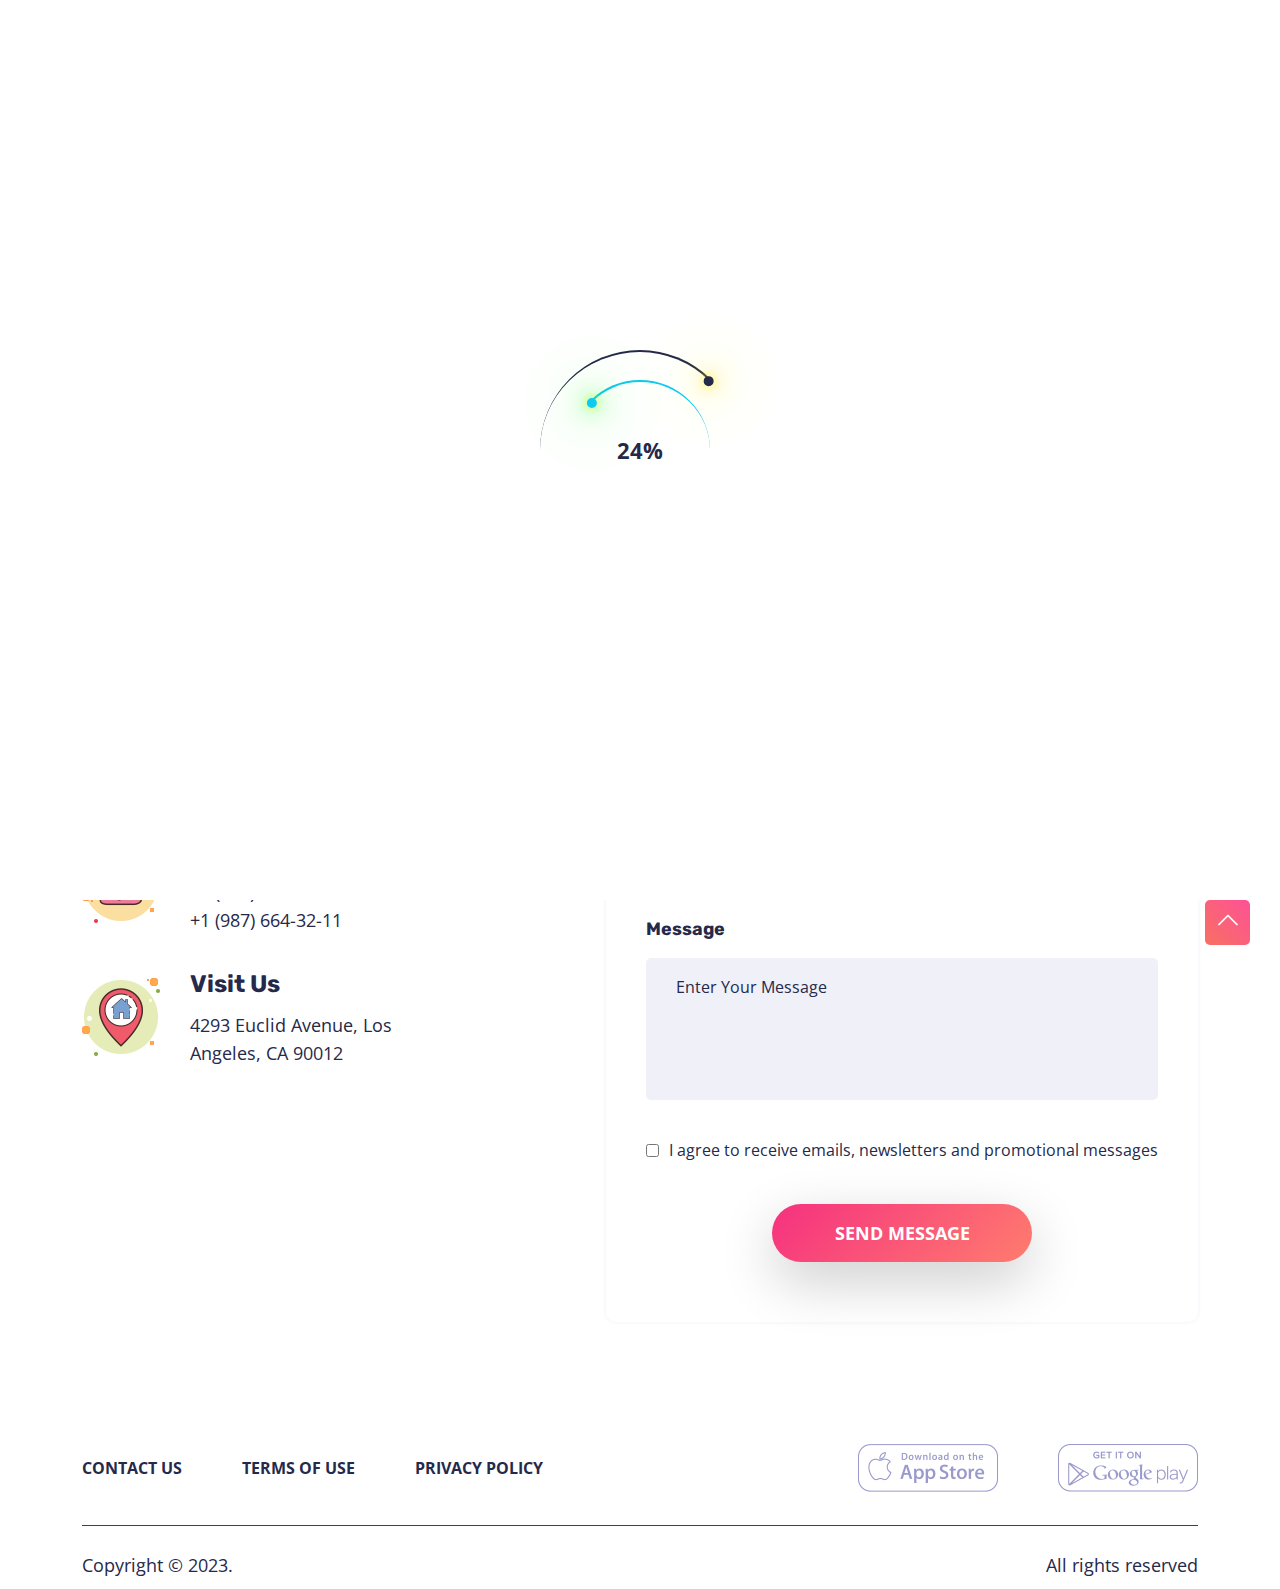
<file: contact.html>
<!DOCTYPE html>
<html lang="en-US">
<head>
    <!--required meta-->
    <meta charset="UTF-8">
    <meta http-equiv="X-UA-Compatible" content="IE=edge">
    <meta name="viewport" content="width=device-width, initial-scale=1.0">

    <!--title for this document-->
    <title>Reunited &mdash; Fantasy Sports Stock Exchange HTML Template</title>
    <!--favicon for this document-->
    <link rel="shortcut icon" href="assets/images/favicon.png" type="image/x-icon">
    <!--keywords for this  document-->
    <meta name="keywords" content="Fantasy, Sports, Stock, Exchange, HTML Template">
    <!--description for this document-->
    <meta name="description" content="Fantasy Sports Stock Exchange HTML Template">
    <!--author of this document-->
    <meta name="author" content="pixelaxis">

    <!--bootstrap 5 minified css source-->
    <link rel="stylesheet" href="assets/css/vendor/bootstrap.min.css">
    <!--fontawesome 5 minified css source-->
    <link rel="stylesheet" href="assets/icons/font_awesome/css/all.min.css">
    <!--flaticon css source-->
    <link rel="stylesheet" href="assets/icons/flat_icon/flaticon.css">
    <!--owl carousel-2.3.4 minified css source-->
    <link rel="stylesheet" href="assets/css/vendor/owl.carousel.min.css">
    <!--owl carousel-2.3.4 theme default minified css source-->
    <link rel="stylesheet" href="assets/css/vendor/owl.theme.default.min.css">
    <!--magnific popup css source-->
    <link rel="stylesheet" href="assets/css/vendor/magnific-popup.css">
    <!--jquery nice select css source-->
    <link rel="stylesheet" href="assets/css/vendor/nice-select.css">
    <!--animate css source-->
    <link rel="stylesheet" href="assets/css/vendor/animate.css">
    <!--custom css start-->
    <link rel="stylesheet" href="assets/css/main.css">
</head>
<body class="dark">
    <!--===preloader start===-->
    <div class="loader_wrapper" id="preloader" >
        <div class="loader">
            <div class="face">
                <div class="circle"></div>
            </div>
            <div class="face">
                <div class="circle sd"></div>
            </div>
            <div class="percent">
                <span class="counterr">100</span><span class="per">%</span>
            </div>
        </div>
    </div>
    <!--===preloader end===-->

    <!--====header navbar start====-->
    <header> 
        <nav class="navbar fixed-top navbar-expand-lg">
            <div class="container">
                <a class="navbar-brand" href="index.html">
                    <img src="assets/images/logo2.png" alt="Reunited Logo" id="logo" style="width: 160px">
                </a>
                <div class="d-flex flex-row order-2 order-lg-3 user_info">
                    <div class="group_btn d-none d-sm-block">
                        <a href="login.html" class="group_link log_in registration">LOG IN</a>
                        <a href="signup.html" class="group_link registration hover">SIGN UP</a>
                    </div>
                    <button class="navbar-toggler" type="button" data-bs-toggle="collapse" data-bs-target="#navDefault" aria-controls="navDefault" aria-expanded="false" aria-label="Toggle navigation" id="toggleIcon">
                        <span class="bar_one"></span>
                        <span class="bar_two"></span>
                        <span class="bar_three"></span>
                    </button>
                </div>
                <div class="collapse navbar-collapse justify-content-end order-3 order-lg-2" id="navDefault">
                    <ul class="navbar-nav">
                        <li class="nav-item dropdown">
                            <a class="nav-link dropdown-toggle" href="#" id="navbarDropdownMenuLink" role="button" data-bs-toggle="dropdown" aria-expanded="false">
                                HOME
                            </a>
                            <ul class="dropdown-menu" aria-labelledby="navbarDropdownMenuLink">
                                <li><a class="dropdown-item" href="index.html">HOME</a></li>
                                <li><a class="dropdown-item" href="index-two.html">Affiliation</a></li>
                                <li><a class="dropdown-item" href="user-portfolio.html">Sponsorship</a></li>
                            </ul>
                        </li>
                        <li class="nav-item">
                            <a class="nav-link" href="play.html">Technology</a>
                        </li>
                        <li class="nav-item">
                            <a class="nav-link" href="about.html">ABOUT US</a>
                        </li>
                        <li class="nav-item">
                            <a class="nav-link pd_right active" href="contact.html">CONTACT US</a>
                        </li>
                        <li class="nav-item d-block d-sm-none"> 
                            <a class="nav-link registration" href="login.html">LOG IN</a>
                        </li>
                        <li class="nav-item d-block d-sm-none">
                            <a class="nav-link registration hover" href="signup.html">SIGN UP</a>
                        </li>
                    </ul>
                </div>
            </div>
        </nav>
    </header>
    <!--====header navbar end====-->

    <!--====banner section start====-->
    <section class="contact_banner_wrapper bg-dark">
        <div class="container">
            <h1 class="hero_title">Contact</h1>
            <nav aria-label="breadcrumb">
                <ol class="breadcrumb">
                  <li class="breadcrumb-item"><a href="index.html">Home</a></li>
                  <li class="breadcrumb-item active" aria-current="page">Contact</li>
                </ol>
            </nav>
        </div>
    </section>
    <!--====banner section end====-->

    <!--====contact form section start====-->
    <section class="contact_form_wrapper">
        <div class="container">
            <div class="row contact_row d-flex align-items-center">
                <div class="col-lg-4">
                    <div class="left_side_content">
                        <h1>Have questions?</h1>
                        <div class="inner_row d-flex align-items-center">
                            <div class="inner_left">
                                <img src="assets/images/contact/email.png" alt="Email Us">
                            </div>
                            <div class="inner_right">
                                <h4>Email Us</h4>
                                <p>info@Reunited.com</p>
                            </div>
                        </div>
                        <div class="inner_row d-flex align-items-center">
                            <div class="inner_left">
                                <img src="assets/images/contact/call.png" alt="Call Us">
                            </div>
                            <div class="inner_right">
                                <h4>Call Us</h4>
                                <p>+1 (987) 664-32-11</p>
                                <p>+1 (987) 664-32-11</p>
                            </div>
                        </div>
                        <div class="inner_row d-flex align-items-center">
                            <div class="inner_left">
                                <img src="assets/images/contact/visit.png" alt="Visit Us">
                            </div>
                            <div class="inner_right">
                                <h4>Visit Us</h4>
                                <p>4293 Euclid Avenue, Los Angeles, CA 90012</p>
                            </div>
                        </div>
                    </div>
                </div>
                <div class="col-lg-7 offset-lg-1">
                    <div class="right_side_content d-flex justify-content-lg-end">
                        <div class="form_wrapper">
                            <h1>We'd love to hear from you</h1>
                            <form action="#" method="post">
                                <div class="mb-3">
                                    <label for="exampleName5" class="form-label">
                                        Your Full Name
                                    </label>
                                    <input type="text" class="form-control para" id="exampleName5" placeholder="Enter Your Full Name" required="required">
                                </div>
                                <div class="mb-3">
                                    <label for="exampleInputEmail5" class="form-label">
                                        Your Email
                                    </label>
                                    <input type="email" class="form-control para" id="exampleInputEmail5" placeholder="Enter Your Email" required="required">
                                </div>
                                <div class="mb-3">
                                    <label for="exampleSubject5" class="form-label">
                                        Subject
                                    </label>
                                    <input type="text" class="form-control para" id="exampleSubject5" placeholder="Enter Your Subject" required="required">
                                </div>
                                <div class="mb-3">
                                    <label for="exampleMessage5" class="form-label">
                                        Message
                                    </label>
                                    <textarea name="message" id="exampleMessage5" class="form-control para" cols="30" rows="4" placeholder="Enter Your Message" required="required"></textarea>
                                </div>
                                <div class="mb-3 check d-flex align-items-start">
                                    <input type="checkbox" id="agree" name="agreed" value="promotional message">
                                    <label for="agree"> I agree to receive emails, newsletters and promotional messages</label><br>
                                </div>
                                <button type="submit" class="btn btn-primary">SEND MESSAGE</button>
                            </form>
                        </div>
                    </div>
                </div>
            </div>
        </div>
    </section>
    <!--====contact form section end====-->

    <!--====footer navbar start-->
    <footer class="con_footer">
        <div class="container">
            <div class="row footer_nav d-flex align-items-center">
                <div class="col-lg-7">
                    <ul class="nav justify-content-center justify-content-sm-start">
                        <li class="nav-item">
                            <a class="nav-link ml-0" href="contact.html">CONTACT US</a>
                        </li>
                        <li class="nav-item">
                            <a class="nav-link" href="#">TERMS OF USE</a>
                        </li>
                        <li class="nav-item">
                            <a class="nav-link" href="#">PRIVACY POLICY</a>
                        </li>
                    </ul>
                </div>
                <div class="col-lg-5">
                    <ul class="nav justify-content-center justify-content-sm-start justify-content-lg-end">
                        <li class="nav-item">
                            <a class="nav-link ml-0" href="#">
                                <img src="assets/images/footer/apple_store.png" alt="Download from Apple Store">
                            </a>
                        </li>
                        <li class="nav-item">
                            <a class="nav-link mr-0" href="#">
                                <img src="assets/images/footer/google_store.png" alt="Download from Google Play Store">
                            </a>
                        </li>
                    </ul>
                </div>
            </div>
            <hr>
            <div class="row footer_copyright d-flex align-items-center">
                <div class="col-lg-7 text-center text-sm-start">
                    <p class="para">Copyright &#169; 2023.</p>
                </div>
                <div class="col-lg-5 text-center text-sm-start text-lg-end">
                    <p class="para">All rights reserved</p>
                </div>
            </div>
        </div>
    </footer>
    <!--====footer navbar end====-->
    
    <!--===scroll bottom to top===-->
    <a href="#" class="scrollToTop"><i class="flaticon-up-chevron"></i></a>
    <!--===scroll bottom to top===-->

    <!--====js scripts start====-->
    <!--jquery-3.6.0 minified source-->
    <script src="assets/js/vendor/jquery-3.6.0.min.js"></script>
    <!--bootstrap 5 minified bundle js source-->
    <script src="assets/js/vendor/bootstrap.bundle.min.js"></script>
    <!--waypoints-4.0.0 minified js source-->
    <script src="assets/js/vendor/jquery.waypoints.min.js"></script>
    <!--counter up-1.0.0 minified js source-->
    <script src="assets/js/vendor/jquery.counterup.min.js"></script>
    <!--owl carousel-2.3.4 minified js source-->
    <script src="assets/js/vendor/owl.carousel.min.js"></script>
    <!--magnific popup-1.1.0 js source-->
    <script src="assets/js/vendor/jquery.magnific-popup.min.js"></script>
    <!--jquery nice select minified source-->
    <script src="assets/js/vendor/jquery.nice-select.min.js"></script>
    <!--wow-1.1.3 minified js source-->
    <script src="assets/js/vendor/wow.min.js"></script>
    <!--custom js source-->
    <script src="assets/js/main.js"></script>
    <!--====js scripts end====-->
</body>
</html>
</file>
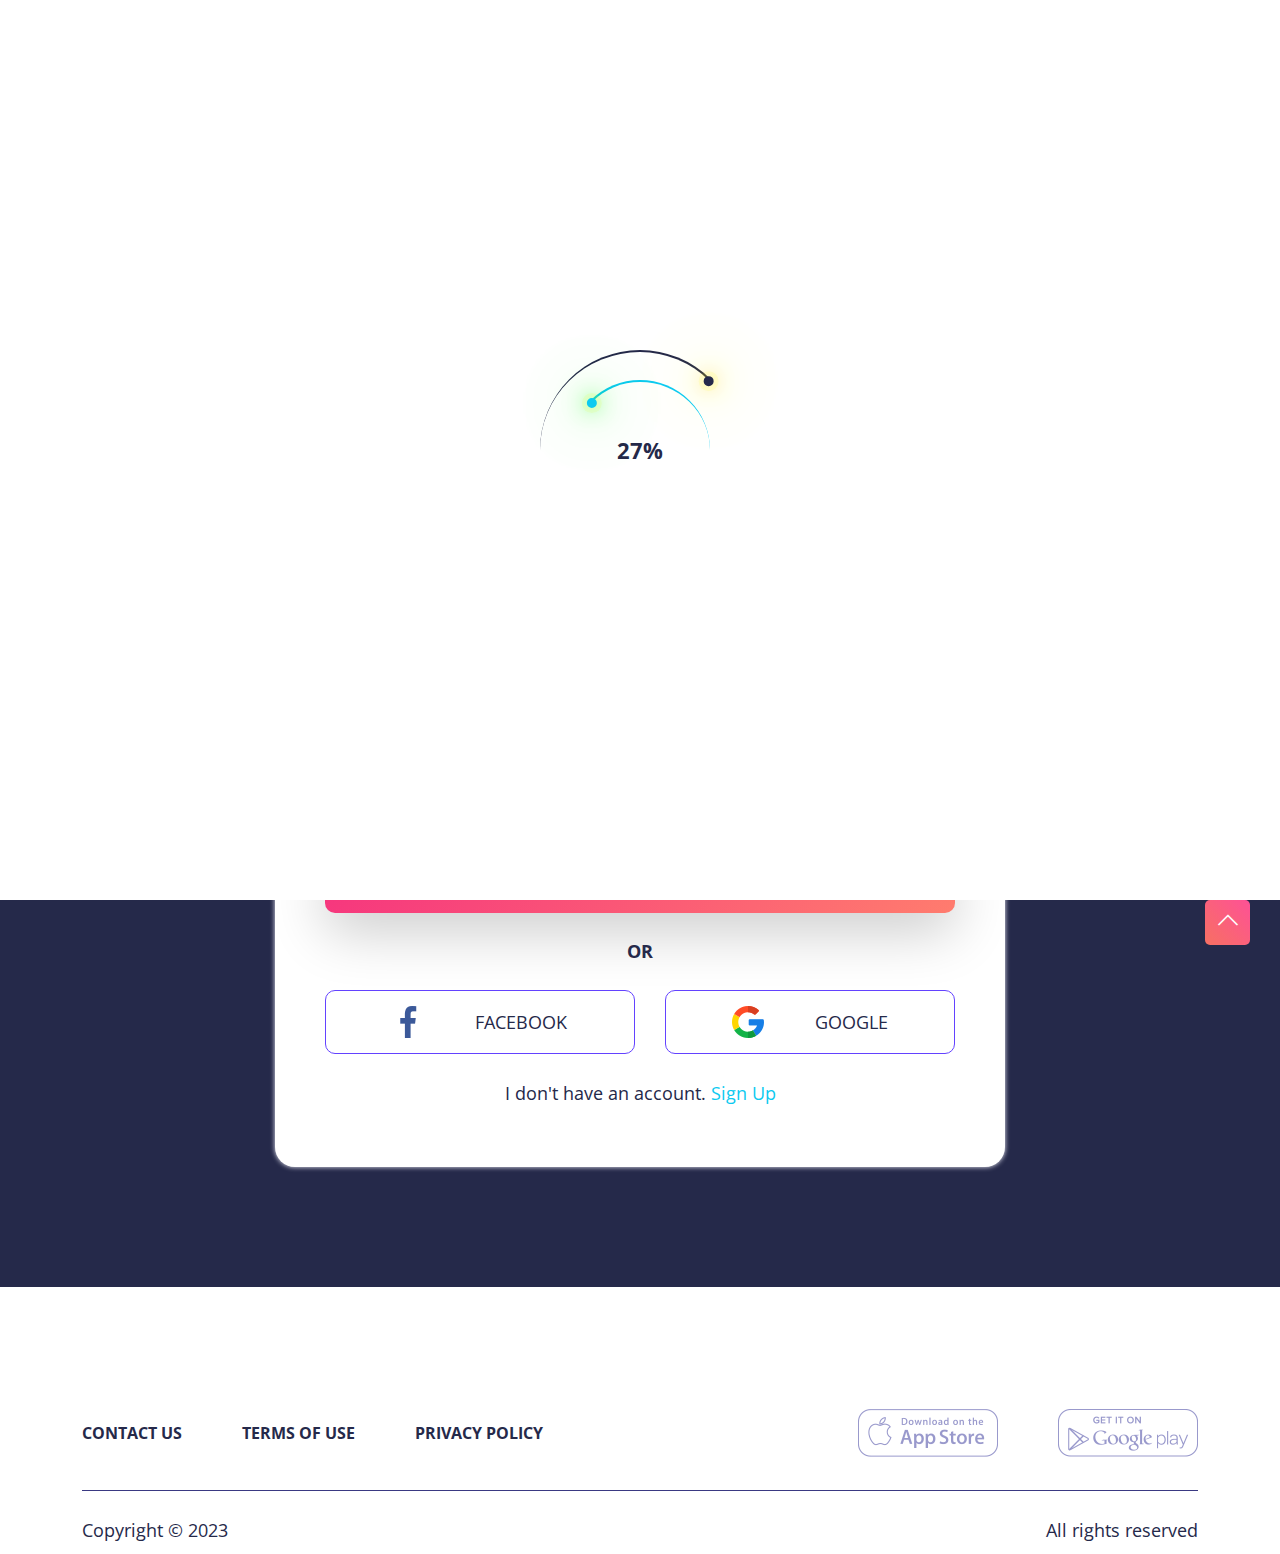
<file: login.html>
<!DOCTYPE html>
<html lang="en-US">
<head>
    <!--required meta-->
    <meta charset="UTF-8">
    <meta http-equiv="X-UA-Compatible" content="IE=edge">
    <meta name="viewport" content="width=device-width, initial-scale=1.0">

    <!--title for this document-->
    <title>Reunited &mdash; Fantasy Sports Stock Exchange HTML Template</title>
    <!--favicon for this document-->
    <link rel="shortcut icon" href="assets/images/favicon.png" type="image/x-icon">
    <!--keywords for this  document-->
    <meta name="keywords" content="Fantasy, Sports, Stock, Exchange, HTML Template">
    <!--description for this document-->
    <meta name="description" content="Fantasy Sports Stock Exchange HTML Template">
    <!--author of this document-->
    <meta name="author" content="pixelaxis">

    <!--bootstrap 5 minified css source-->
    <link rel="stylesheet" href="assets/css/vendor/bootstrap.min.css">
    <!--fontawesome 5 minified css source-->
    <link rel="stylesheet" href="assets/icons/font_awesome/css/all.min.css">
    <!--flaticon css source-->
    <link rel="stylesheet" href="assets/icons/flat_icon/flaticon.css">
    <!--owl carousel-2.3.4 minified css source-->
    <link rel="stylesheet" href="assets/css/vendor/owl.carousel.min.css">
    <!--owl carousel-2.3.4 theme default minified css source-->
    <link rel="stylesheet" href="assets/css/vendor/owl.theme.default.min.css">
    <!--magnific popup css source-->
    <link rel="stylesheet" href="assets/css/vendor/magnific-popup.css">
    <!--jquery nice select css source-->
    <link rel="stylesheet" href="assets/css/vendor/nice-select.css">
    <!--animate css source-->
    <link rel="stylesheet" href="assets/css/vendor/animate.css">
    <!--custom css start-->
    <link rel="stylesheet" href="assets/css/main.css">
</head>
<body class="dark">
    <!--===preloader start===-->
    <div class="loader_wrapper" id="preloader" >
        <div class="loader">
            <div class="face">
                <div class="circle"></div>
            </div>
            <div class="face">
                <div class="circle sd"></div>
            </div>
            <div class="percent">
                <span class="counterr">100</span><span class="per">%</span>
            </div>
        </div>
    </div>
    <!--===preloader end===-->

    <!--====header navbar start====-->
    <header> 
        <nav class="navbar fixed-top navbar-expand-lg">
            <div class="container">
                <a class="navbar-brand" href="index.html">
                    <img src="assets/images/logo2.png" alt="Reunited Logo" id="logo" style="width: 160px">
                </a>
                <div class="d-flex flex-row order-2 order-lg-3 user_info">
                    <div class="group_btn d-none d-sm-block">
                        <a href="login.html" class="group_link log_in registration hover">LOG IN</a>
                        <a href="signup.html" class="group_link registration">SIGN UP</a>
                    </div>
                    <button class="navbar-toggler" type="button" data-bs-toggle="collapse" data-bs-target="#navDefault" aria-controls="navDefault" aria-expanded="false" aria-label="Toggle navigation" id="toggleIcon">
                        <span class="bar_one"></span>
                        <span class="bar_two"></span>
                        <span class="bar_three"></span>
                    </button>
                </div>
                <div class="collapse navbar-collapse justify-content-end order-3 order-lg-2" id="navDefault">
                    <ul class="navbar-nav">
                        <li class="nav-item dropdown">
                            <a class="nav-link dropdown-toggle" href="#" id="navbarDropdownMenuLink" role="button" data-bs-toggle="dropdown" aria-expanded="false">
                                HOME
                            </a>
                            <ul class="dropdown-menu" aria-labelledby="navbarDropdownMenuLink">
                                <li><a class="dropdown-item" href="index.html">HOME</a></li>
                                <li><a class="dropdown-item" href="index-two.html">Affiliation</a></li>
                                <li><a class="dropdown-item" href="user-portfolio.html">Sponsorship</a></li>
                            </ul>
                        </li>
                        <li class="nav-item">
                            <a class="nav-link" href="play.html">Technology</a>
                        </li>
                        <li class="nav-item">
                            <a class="nav-link" href="about.html">ABOUT US</a>
                        </li>
                        <li class="nav-item">
                            <a class="nav-link pd_right" href="contact.html">CONTACT US</a>
                        </li>
                        <li class="nav-item d-block d-sm-none"> 
                            <a class="nav-link registration hover" href="login.html">LOG IN</a>
                        </li>
                        <li class="nav-item d-block d-sm-none">
                            <a class="nav-link registration" href="signup.html">SIGN UP</a>
                        </li>
                    </ul>
                </div>
            </div>
        </nav>
    </header>
    <!--====header navbar end====-->

    <!--====login section start====-->
    <section class="form_bg">
        <div class="container">
            <div class="form_container">
                <div class="form_header">
                    <a href="index.html" class="registration_logo">
                        <img src="assets/images/logo.png" alt="Reunited Logo">
                    </a>
                </div>
                <form action="contact.php" method="POST" class="mt-60">
                    <h1 class="form_title">Log in</h1>
                    <div class="mb-3">
                        <label for="email" class="form-label">Email</label>
                        <input type="email" placeholder="Enter Your Email" class="form-control para" id="email" required="required">
                    </div>
                    <div class="mb-3">
                        <label for="password-field" class="form-label">Password</label>
                        <div class="show_password">
                            <input type="password" placeholder="Enter Your Password" class="form-control para" id="password-field" required="required">
                            <i class="fas fa-eye toggle-password"></i>
                        </div>
                        <a href="#" class="para" id="forgot">Forgot Password?</a>
                    </div>
                    <button type="submit" class="btn btn-primary">Register Now!</button>
                    <div class="form_footer">
                        <span>OR</span>
                        <div class="social_container d-flex align-items-center">
                            <div class="facebook">
                                <a href="#" class="para d-flex align-items-center justify-content-evenly"><img src="assets/images/contact/facebook.png" alt="Sign Up With Facebook"> FACEBOOK</a>
                            </div>
                            <div class="google">
                                <a href="#" class="para d-flex align-items-center justify-content-evenly"><img src="assets/images/contact/google.png" alt="Sign Up With Google"> GOOGLE</a>
                            </div>
                        </div>
                        <p class="para">I don't have an account. <a href="signup.html">Sign Up</a></p>
                    </div>
                </form>
            </div>
        </div>
    </section>
    <!--====login section end====-->

    <!--====footer navbar start-->
    <footer>
        <div class="container">
            <div class="row footer_nav d-flex align-items-center">
                <div class="col-lg-7">
                    <ul class="nav justify-content-center justify-content-sm-start">
                        <li class="nav-item">
                            <a class="nav-link ml-0" href="contact.html">CONTACT US</a>
                        </li>
                        <li class="nav-item">
                            <a class="nav-link" href="#">TERMS OF USE</a>
                        </li>
                        <li class="nav-item">
                            <a class="nav-link" href="#">PRIVACY POLICY</a>
                        </li>
                    </ul>
                </div>
                <div class="col-lg-5">
                    <ul class="nav justify-content-center justify-content-sm-start justify-content-lg-end">
                        <li class="nav-item">
                            <a class="nav-link ml-0" href="#">
                                <img src="assets/images/footer/apple_store.png" alt="Download from Apple Store">
                            </a>
                        </li>
                        <li class="nav-item">
                            <a class="nav-link mr-0" href="#">
                                <img src="assets/images/footer/google_store.png" alt="Download from Google Play Store">
                            </a>
                        </li>
                    </ul>
                </div>
            </div>
            <hr>
            <div class="row footer_copyright d-flex align-items-center">
                <div class="col-lg-7 text-center text-sm-start">
                    <p class="para">Copyright &#169; 2023</p>
                </div>
                <div class="col-lg-5 text-center text-sm-start text-lg-end">
                    <p class="para">All rights reserved</p>
                </div>
            </div>
        </div>
    </footer>
    <!--====footer navbar end====-->

    <!--===scroll bottom to top===-->
    <a href="#" class="scrollToTop"><i class="flaticon-up-chevron"></i></a>
    <!--===scroll bottom to top===-->


    <!--====js scripts start====-->
    <!--jquery-3.6.0 minified source-->
    <script src="assets/js/vendor/jquery-3.6.0.min.js"></script>
    <!--bootstrap 5 minified bundle js source-->
    <script src="assets/js/vendor/bootstrap.bundle.min.js"></script>
    <!--waypoints-4.0.0 minified js source-->
    <script src="assets/js/vendor/jquery.waypoints.min.js"></script>
    <!--counter up-1.0.0 minified js source-->
    <script src="assets/js/vendor/jquery.counterup.min.js"></script>
    <!--owl carousel-2.3.4 minified js source-->
    <script src="assets/js/vendor/owl.carousel.min.js"></script>
    <!--magnific popup-1.1.0 js source-->
    <script src="assets/js/vendor/jquery.magnific-popup.min.js"></script>
    <!--jquery nice select minified source-->
    <script src="assets/js/vendor/jquery.nice-select.min.js"></script>
    <!--wow-1.1.3 minified js source-->
    <script src="assets/js/vendor/wow.min.js"></script>
    <!--custom js source-->
    <script src="assets/js/main.js"></script>
    <!--====js scripts end====-->
</body>
</html>
</file>
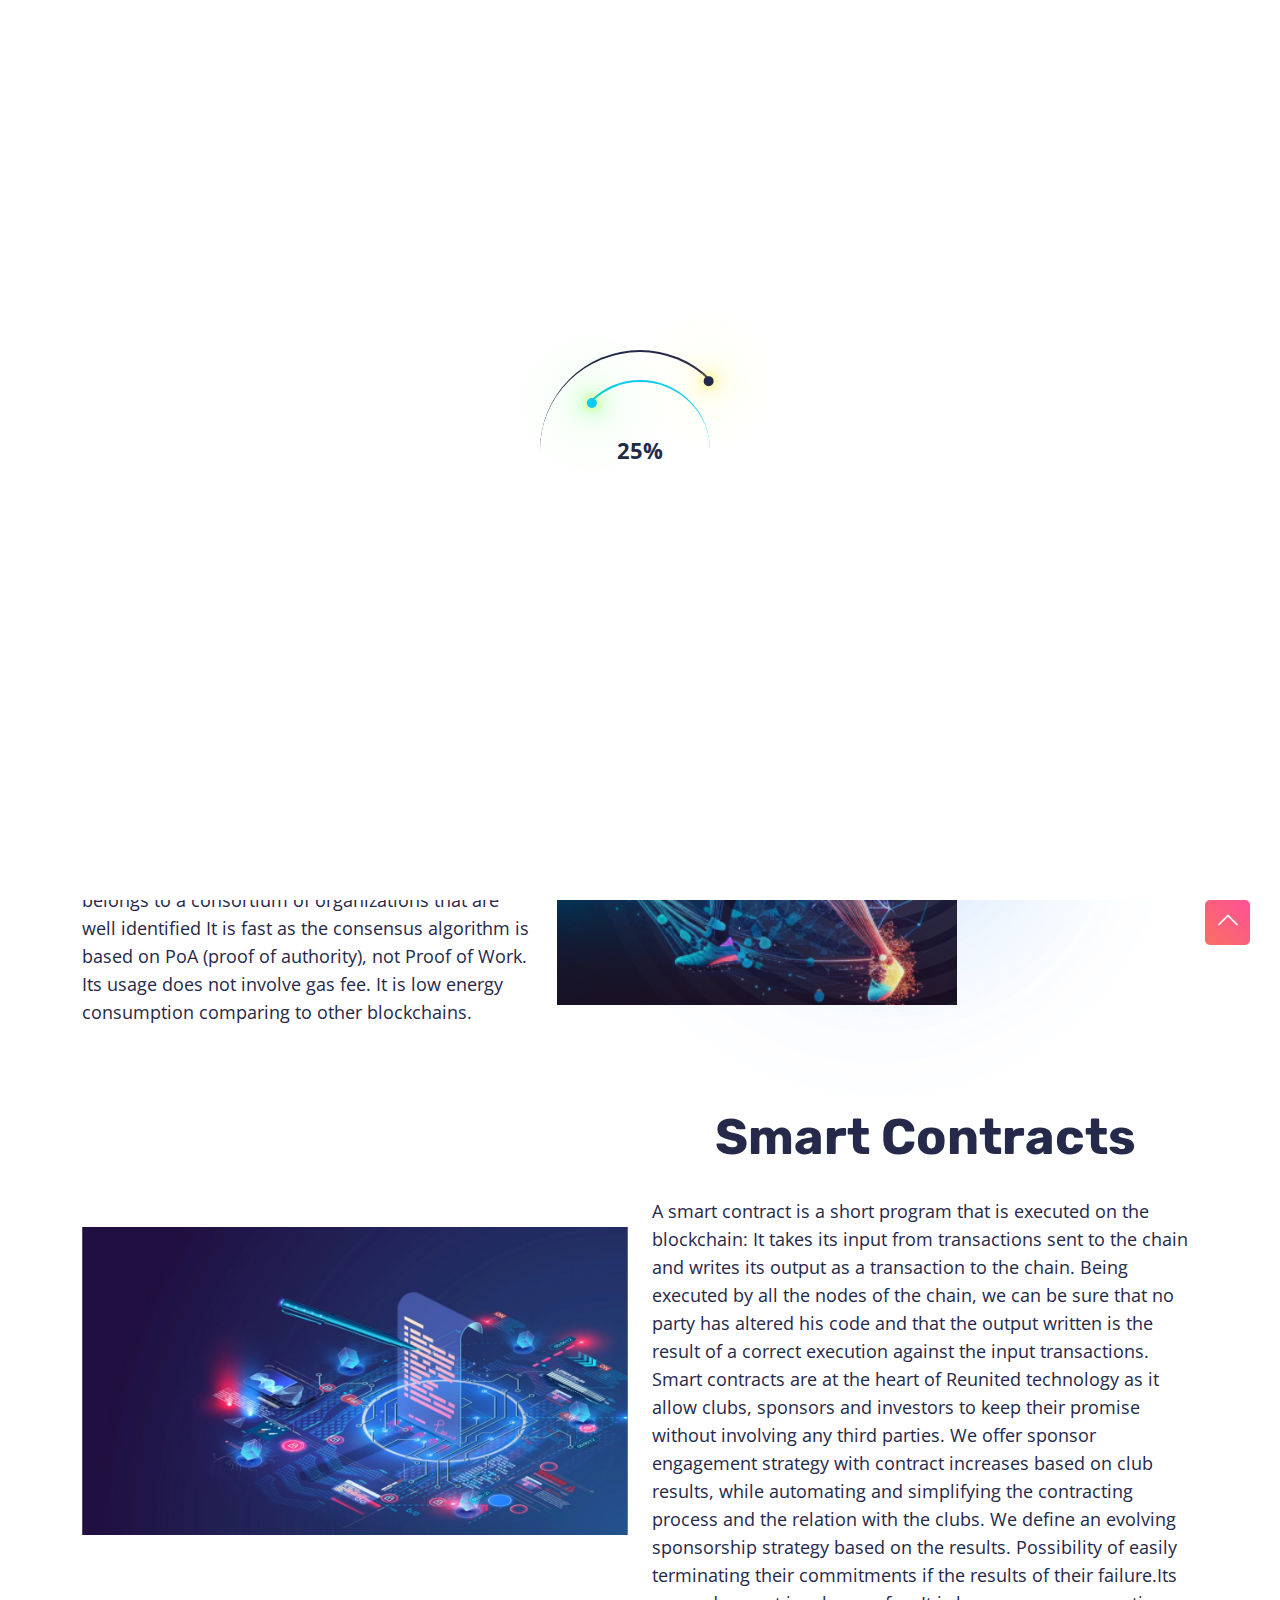
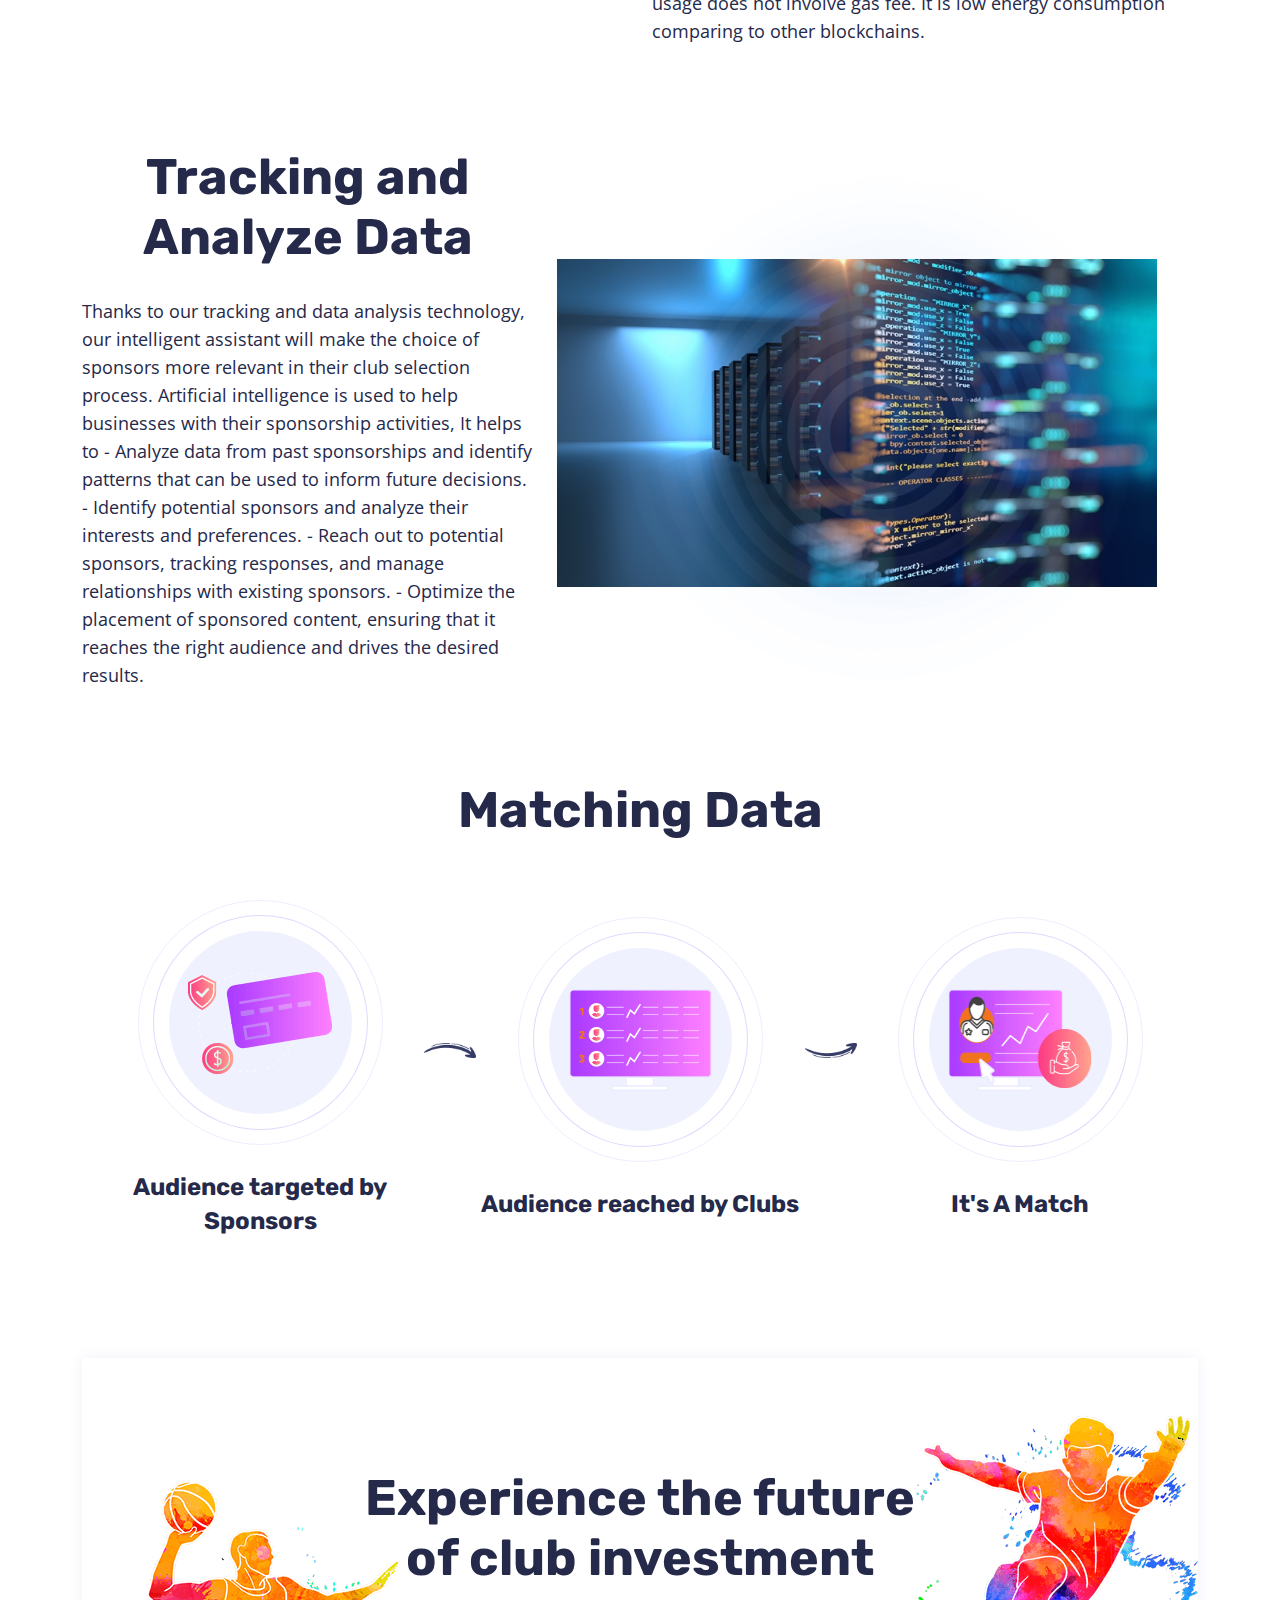
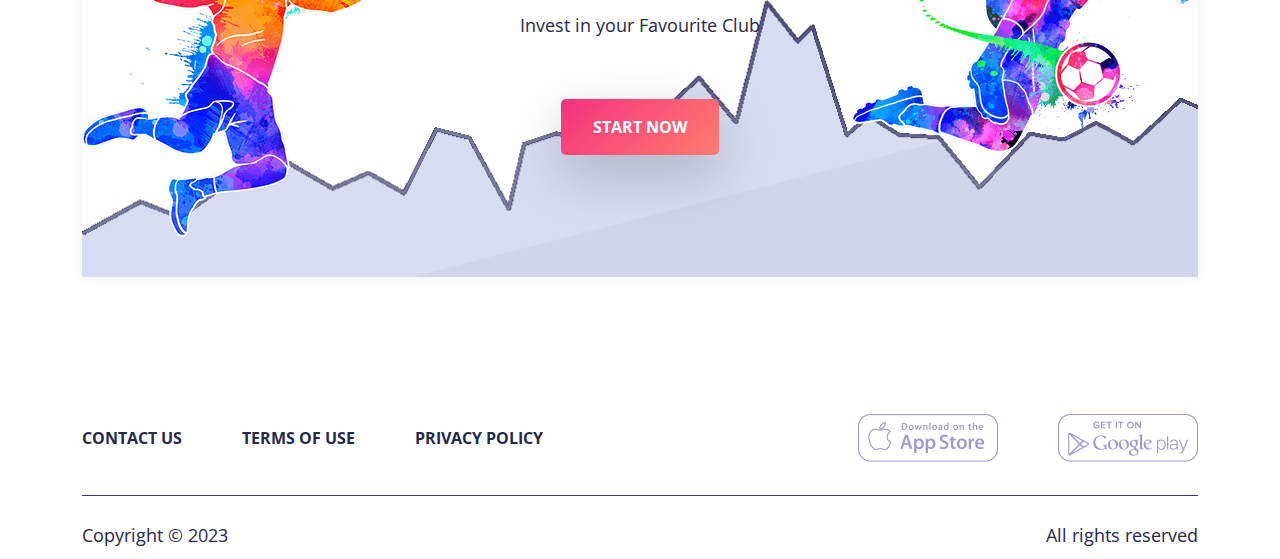
<file: play.html>
<!DOCTYPE html>
<html lang="en-US">

<head>
    <!--required meta-->
    <meta charset="UTF-8">
    <meta http-equiv="X-UA-Compatible" content="IE=edge">
    <meta name="viewport" content="width=device-width, initial-scale=1.0">

    <!--title for this document-->
    <title>Reunited &mdash; Fantasy Sports Stock Exchange HTML Template</title>
    <!--favicon for this document-->
    <link rel="shortcut icon" href="assets/images/favicon.png" type="image/x-icon">
    <!--keywords for this  document-->
    <meta name="keywords" content="Fantasy, Sports, Stock, Exchange, HTML Template">
    <!--description for this document-->
    <meta name="description" content="Fantasy Sports Stock Exchange HTML Template">
    <!--author of this document-->
    <meta name="author" content="pixelaxis">

    <!--bootstrap 5 minified css source-->
    <link rel="stylesheet" href="assets/css/vendor/bootstrap.min.css">
    <!--fontawesome 5 minified css source-->
    <link rel="stylesheet" href="assets/icons/font_awesome/css/all.min.css">
    <!--flaticon css source-->
    <link rel="stylesheet" href="assets/icons/flat_icon/flaticon.css">
    <!--owl carousel-2.3.4 minified css source-->
    <link rel="stylesheet" href="assets/css/vendor/owl.carousel.min.css">
    <!--owl carousel-2.3.4 theme default minified css source-->
    <link rel="stylesheet" href="assets/css/vendor/owl.theme.default.min.css">
    <!--magnific popup css source-->
    <link rel="stylesheet" href="assets/css/vendor/magnific-popup.css">
    <!--jquery nice select css source-->
    <link rel="stylesheet" href="assets/css/vendor/nice-select.css">
    <!--animate css source-->
    <link rel="stylesheet" href="assets/css/vendor/animate.css">
    <!--custom css start-->
    <link rel="stylesheet" href="assets/css/main.css">
</head>

<body class="dark">
    <!--===preloader start===-->
    <div class="loader_wrapper" id="preloader">
        <div class="loader">
            <div class="face">
                <div class="circle"></div>
            </div>
            <div class="face">
                <div class="circle sd"></div>
            </div>
            <div class="percent">
                <span class="counterr">100</span><span class="per">%</span>
            </div>
        </div>
    </div>
    <!--===preloader end===-->

    <!--====header navbar start====-->
    <header>
        <nav class="navbar fixed-top navbar-expand-lg">
            <div class="container">
                <a class="navbar-brand" href="index.html">
                    <img src="assets/images/logo2.png" alt="Reunited Logo" id="logo" style="width: 160px">
                </a>
                <div class="d-flex flex-row order-2 order-lg-3 user_info">
                    <div class="group_btn d-none d-sm-block">
                        <a href="login.html" class="group_link log_in registration">LOG IN</a>
                        <a href="signup.html" class="group_link registration hover">SIGN UP</a>
                    </div>
                    <button class="navbar-toggler" type="button" data-bs-toggle="collapse" data-bs-target="#navDefault"
                        aria-controls="navDefault" aria-expanded="false" aria-label="Toggle navigation" id="toggleIcon">
                        <span class="bar_one"></span>
                        <span class="bar_two"></span>
                        <span class="bar_three"></span>
                    </button>
                </div>
                <div class="collapse navbar-collapse justify-content-end order-3 order-lg-2" id="navDefault">
                    <ul class="navbar-nav">
                        <li class="nav-item dropdown">
                            <a class="nav-link dropdown-toggle" href="#" id="navbarDropdownMenuLink" role="button"
                                data-bs-toggle="dropdown" aria-expanded="false">
                                HOME
                            </a>
                            <ul class="dropdown-menu" aria-labelledby="navbarDropdownMenuLink">
                                <li><a class="dropdown-item" href="index.html">HOME</a></li>
                                <li><a class="dropdown-item" href="index-two.html">Affiliation</a></li>
                                <li><a class="dropdown-item" href="user-portfolio.html">Sponsorship</a></li>
                            </ul>
                        </li>
                        <li class="nav-item">
                            <a class="nav-link active" href="play.html">Technology</a>
                        </li>
                        <li class="nav-item">
                            <a class="nav-link" href="about.html">ABOUT US</a>
                        </li>
                        <li class="nav-item">
                            <a class="nav-link pd_right" href="contact.html">CONTACT US</a>
                        </li>
                        <li class="nav-item d-block d-sm-none">
                            <a class="nav-link registration" href="login.html">LOG IN</a>
                        </li>
                        <li class="nav-item d-block d-sm-none">
                            <a class="nav-link registration hover" href="signup.html">SIGN UP</a>
                        </li>
                    </ul>
                </div>
            </div>
        </nav>
    </header>
    <!--====header navbar end====-->

    <!--====banner section start====-->
    <section class="play_banner_wrapper">
        <div class="container">
            <h1 class="hero_title">Technology
                <nav aria-label="breadcrumb">
                    <ol class="breadcrumb">
                        <li class="breadcrumb-item"><a href="index.html">Home</a></li>
                        <li class="breadcrumb-item active" aria-current="page">Technology</li>
                    </ol>
                </nav>
        </div>
    </section>
    <!--====banner section end====-->

    <!--====work section start====-->
    <section class="work_section second_work"  style="padding-top: 10px;">
        <div class="container">
            <div class="row play_row d-flex align-items-center">
                <div class="col-lg-5">
                    <div class="work_wrapper text-center">
                        <h1 class="section_title">Blockchain</h1>
                    </div>
                    <p class="section_info">A blockchain is a distributed ledger where all transactions are grouped in
                        blocks that are chained together by secured cryptographic functions. When a transaction is
                        written
                        in a block it can’t be deleted and we can be sure that no one will ever be able to modify it.
                        Reunited is using a permissioned Ethereum compatible blockchain that brings several advantages :
                        It is secured as the servers of the chain belongs to a consortium of organizations that are well
                        identified
                        It is fast as the consensus algorithm is based on PoA (proof of authority), not Proof of Work.
                        Its usage does not involve gas fee.
                        It is low energy consumption comparing to other blockchains.</p>
                </div>
                <div class="col-lg-7">
                    <img src="assets/images/play/blockchain.png" alt="technology" class="img-fluid" style="width:400px">
                </div>
            </div>
            <div class="row d-flex align-items-center">
                <div class="col-lg-6">
                    <img src="assets/images/play/smartcontract.webp" alt="technology" class="img-fluid" style="width:600px">
                </div>
                <div class="col-lg-6">
                    <div class="work_wrapper text-center">
                        <h1 class="section_title">Smart Contracts</h1>
                    </div>
                    <p class="section_info">A smart contract is a short program that is executed on the blockchain: It
                        takes its input from transactions sent to the chain and writes its output as a transaction to
                        the chain. Being executed by all the nodes of the chain, we can be sure that no party has
                        altered his code and that the output written is the result of a correct execution against the
                        input transactions.

                        Smart contracts are at the heart of Reunited technology as it allow clubs, sponsors and
                        investors to keep their promise without involving any third parties.
                        We offer sponsor engagement strategy with contract increases
                        based on club results, while automating and simplifying
                        the contracting process and the relation with the clubs.
                        We define an evolving sponsorship strategy based on the results.
                        Possibility of easily terminating their commitments
                        if the results of their failure.Its usage does not involve gas fee.
                        It is low energy consumption comparing to other blockchains.</p>
                </div>
            </div>
            <div class="row play_row d-flex align-items-center" style="padding-bottom: 41px;">
                <div class="col-lg-5">
                    <div class="work_wrapper text-center">
                        <h1 class="section_title">Tracking and Analyze Data</h1>
                    </div>
                    <p class="section_info">Thanks to our tracking and data analysis technology, our intelligent
                        assistant will make the choice of sponsors more relevant in their club selection process.
                        Artificial intelligence is used to help businesses with their sponsorship activities, It
                        helps to
                        - Analyze data from past sponsorships and identify patterns that can be used to inform
                        future decisions.
                        - Identify potential sponsors and analyze their interests and preferences.
                        - Reach out to potential sponsors, tracking responses, and manage relationships with
                        existing sponsors.
                        - Optimize the placement of sponsored content,
                        ensuring that it reaches the right audience
                        and drives the desired results.</p>
                </div>
                <div class="col-lg-7">
                    <img src="assets/images/play/tracking.jpg" alt="technology" class="img-fluid" style="width:600px">
                </div>
            </div>
        </div>
    </section>
    <!--====work section end====-->
    <section class="work_section second_work" style="padding-top: 30px;">
        <div class="container">
            <div class="work_wrapper text-center">
                <h1 class="section_title">Matching Data
            </div>
            <div class="row work_row d-flex align-items-center">
                <div class="col-md-6 col-lg-4">
                    <div class="inner text-center">
                        <div class="content_wrapper d-flex align-items-center justify-content-center">
                            <div class="content d-flex align-items-center justify-content-center">
                                <img src="assets/images/work/deposit.png" alt="Deposit Funds">
                            </div>
                        </div>
                        <h4 class="secondary">Audience targeted by Sponsors
                    </div>
                </div>
                <div class="col-md-6 col-lg-4">
                    <div class="inner text-center">
                        <div class="content_wrapper arrow_container d-flex align-items-center justify-content-center">
                            <div class="content d-flex align-items-center justify-content-center">
                                <img src="assets/images/work/market.png" alt="Watch the market">
                            </div>
                        </div>
                        <h4 class="secondary">Audience reached by Clubs
                    </div>
                </div>
                <div class="col-md-6 col-lg-4">
                    <div class="inner text-center">
                        <div class="content_wrapper d-flex align-items-center justify-content-center">
                            <div class="content d-flex align-items-center justify-content-center">
                                <img src="assets/images/work/trade.png" alt="Make a Trade">
                            </div>
                        </div>
                        <h4 class="secondary">It's A Match</h4>
                    </div>
                </div>
            </div>
        </div>
    </section>
    <!--====work section end====-->

    <!--====experience section start====-->
    <section>
        <div class="container">
            <div class="experience">
                <div class="experience_content text-center">
                    <h1 class="section_title">Experience the future of club investment</h1>
                    <p class="section_info">Invest in your Favourite Club</p>
                    <a href="trade.html" class="btn btn-primary">Start Now</a>
                </div>
            </div>
        </div>
    </section>
    <!--====experience section end====-->

    <!--====footer navbar start-->
    <footer>
        <div class="container">
            <div class="row footer_nav d-flex align-items-center">
                <div class="col-lg-7">
                    <ul class="nav justify-content-center justify-content-sm-start">
                        <li class="nav-item">
                            <a class="nav-link ml-0" href="contact.html">CONTACT US</a>
                        </li>
                        <li class="nav-item">
                            <a class="nav-link" href="#">TERMS OF USE</a>
                        </li>
                        <li class="nav-item">
                            <a class="nav-link" href="#">PRIVACY POLICY</a>
                        </li>
                    </ul>
                </div>
                <div class="col-lg-5">
                    <ul class="nav justify-content-center justify-content-sm-start justify-content-lg-end">
                        <li class="nav-item">
                            <a class="nav-link ml-0" href="#">
                                <img src="assets/images/footer/apple_store.png" alt="Download from Apple Store">
                            </a>
                        </li>
                        <li class="nav-item">
                            <a class="nav-link mr-0" href="#">
                                <img src="assets/images/footer/google_store.png" alt="Download from Google Play Store">
                            </a>
                        </li>
                    </ul>
                </div>
            </div>
            <hr>
            <div class="row footer_copyright d-flex align-items-center">
                <div class="col-lg-7 text-center text-sm-start">
                    <p class="para">Copyright &#169; 2023</p>
                </div>
                <div class="col-lg-5 text-center text-sm-start text-lg-end">
                    <p class="para">All rights reserved</p>
                </div>
            </div>
        </div>
    </footer>
    <!--====footer navbar end====-->

    <!--===scroll bottom to top===-->
    <a href="#" class="scrollToTop"><i class="flaticon-up-chevron"></i></a>
    <!--===scroll bottom to top===-->


    <!--====js scripts start====-->
    <!--jquery-3.6.0 minified source-->
    <script src="assets/js/vendor/jquery-3.6.0.min.js"></script>
    <!--bootstrap 5 minified bundle js source-->
    <script src="assets/js/vendor/bootstrap.bundle.min.js"></script>
    <!--waypoints-4.0.0 minified js source-->
    <script src="assets/js/vendor/jquery.waypoints.min.js"></script>
    <!--counter up-1.0.0 minified js source-->
    <script src="assets/js/vendor/jquery.counterup.min.js"></script>
    <!--owl carousel-2.3.4 minified js source-->
    <script src="assets/js/vendor/owl.carousel.min.js"></script>
    <!--magnific popup-1.1.0 js source-->
    <script src="assets/js/vendor/jquery.magnific-popup.min.js"></script>
    <!--jquery nice select minified source-->
    <script src="assets/js/vendor/jquery.nice-select.min.js"></script>
    <!--wow-1.1.3 minified js source-->
    <script src="assets/js/vendor/wow.min.js"></script>
    <!--custom js source-->
    <script src="assets/js/main.js"></script>
    <!--====js scripts end====-->
</body>

</html>
</file>
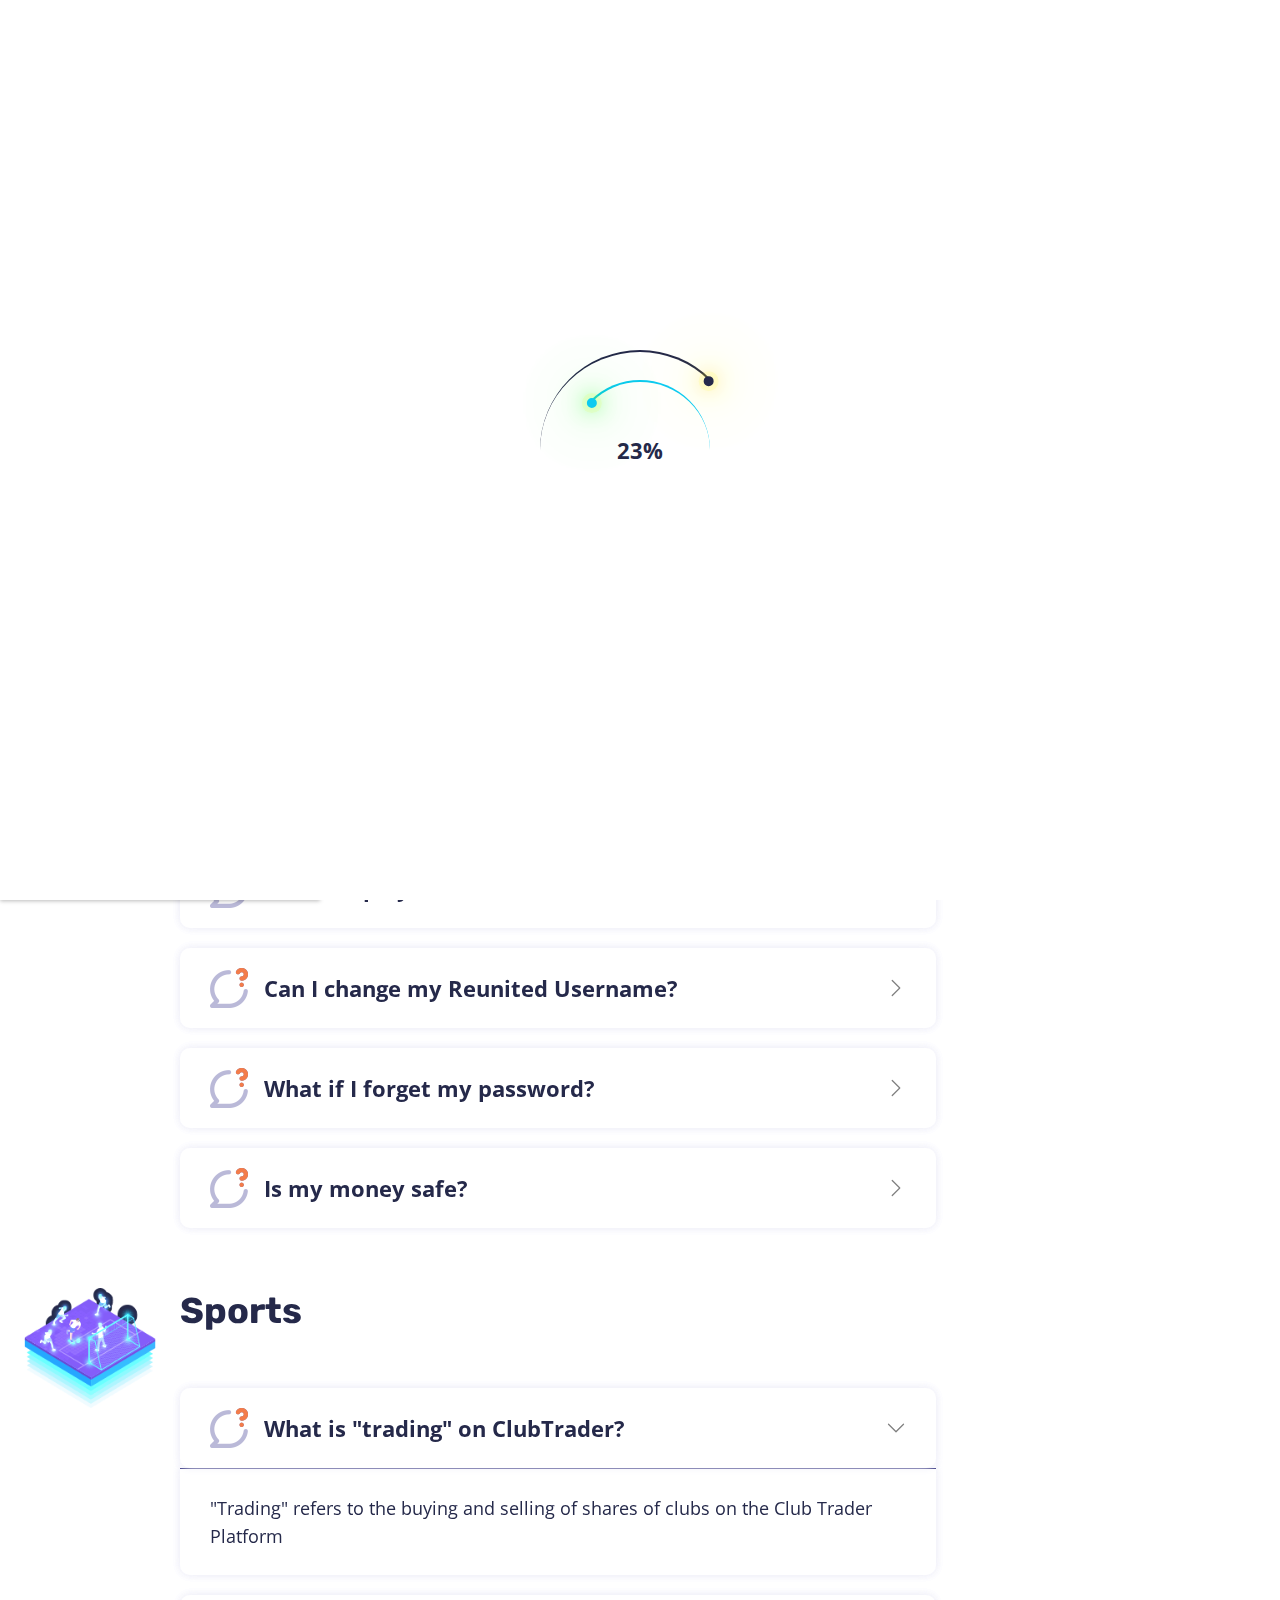
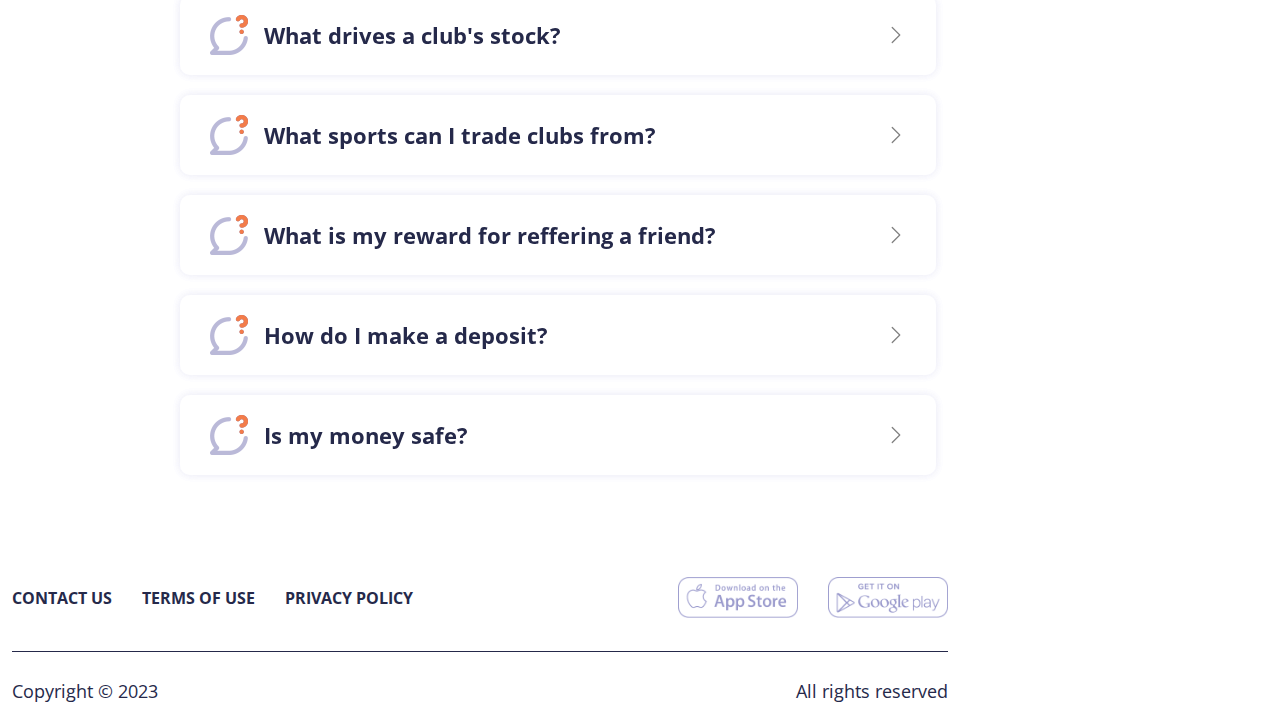
<file: rules.html>
<!DOCTYPE html>
<html lang="en">
<head>
    <!--required meta-->
    <meta charset="UTF-8">
    <meta http-equiv="X-UA-Compatible" content="IE=edge">
    <meta name="viewport" content="width=device-width, initial-scale=1.0">

    <!--title for this document-->
    <title>Reunited &mdash; Fantasy Sports Stock Exchange HTML Template</title>
    <!--favicon for this document-->
    <link rel="shortcut icon" href="assets/images/favicon.png" type="image/x-icon">
    <!--keywords for this  document-->
    <meta name="keywords" content="Fantasy, Sports, Stock, Exchange, HTML Template">
    <!--description for this document-->
    <meta name="description" content="Fantasy Sports Stock Exchange HTML Template">
    <!--author of this document-->
    <meta name="author" content="pixelaxis">

    <!--bootstrap 5 minified css source-->
    <link rel="stylesheet" href="assets/css/vendor/bootstrap.min.css">
    <!--font awesome 5 minified css source-->
    <link rel="stylesheet" href="assets/icons/font_awesome/css/all.min.css">
    <!--flaticon css source-->
    <link rel="stylesheet" href="assets/icons/flat_icon/flaticon.css">
    <!--admin icons-->
    <link rel="stylesheet" href="assets/icons/cs/flaticon.css">
    <!--owl carousel-2.3.4 minified css source-->
    <link rel="stylesheet" href="assets/css/vendor/owl.carousel.min.css">
    <!--owl carousel-2.3.4 theme default minified css source-->
    <link rel="stylesheet" href="assets/css/vendor/owl.theme.default.min.css">
    <!--magnific popup-1.1.0 css source-->
    <link rel="stylesheet" href="assets/css/vendor/magnific-popup.css">
    <!--jquery nice select css source-->
    <link rel="stylesheet" href="assets/css/vendor/nice-select.css">
    <!--animate css source-->
    <link rel="stylesheet" href="assets/css/vendor/animate.css">
    <!--custom css source-->
    <link rel="stylesheet" href="assets/css/main.css" id="themeSwitch">
</head>
<body class="cs dark">
    <!--===preloader start===-->
    <div class="loader_wrapper" id="preloader" >
        <div class="loader">
            <div class="face">
                <div class="circle"></div>
            </div>
            <div class="face">
                <div class="circle sd"></div>
            </div>
            <div class="percent">
                <span class="counterr">100</span><span class="per">%</span>
            </div>
        </div>
    </div>
    <!--===preloader end===-->

    <!--page wrapper start-->
    <div class="page_wrapper">
        <!--left sidebar-->
        <div class="sidebar">
            <div class="brand_wrapper text-center d-flex align-items-center justify-content-around">
                <a href="index.html" class="brand">
                    <!--====logo start====-->
                    <img src="assets/images/logo2.png" alt="Reunited Logo" id="logo" style="width: 160px">
                    <!--====logo end====-->
                </a>
                <div class="close_sidenav d-xxl-none" title="Close Side Bar">
                    <i class="flaticon-back"></i>
                </div>
            </div>
            <div class="user_wrapper">
                <div class="profile_wrapper text-center">
                    <div class="profile_content">
                        <a href="user-about.html" class="profile">
                            <!--====small profile picture start====-->
                            <img src="assets/images/user/profile-sm.png" alt="Profile Picture">
                            <!--====small profile picture end====-->
                        </a>
                        <span class="d-flex align-items-center justify-content-center">12</span>
                    </div>
                    <h5 class="text-center">
                        <a href="user-about.html">ED WALSH</a>
                    </h5>
                </div>
                <div class="follow_wrapper d-flex align-items-center justify-content-around">
                    <div class="follower d-flex align-items-center justify-content-between">
                        <div class="icon">
                            <i class="flaticon-user-profile"></i>
                        </div>
                        <div class="amount">
                            <a href="user-about.html">2,239</a>
                            <p>FOLLOWERS</p>
                        </div>
                    </div>
                    <div class="following d-flex align-items-center justify-content-between">
                        <div class="icon">
                            <i class="flaticon-user-profile"></i>
                        </div>
                        <div class="amount">
                            <a href="user-about.html">5,339</a>
                            <p>FOLLOWING</p>
                        </div>
                    </div>
                </div>
            </div>
            <div class="portfolio_wrapper">
                <ul class="nav flex-column portfolio">
                    <li class="nav-item">
                        <a href="user-portfolio.html" class="nav-link d-flex align-items-center">
                            <i class="flaticon-briefcase"></i> My Portfolio
                        </a>
                    </li>
                    <li class="nav-item">
                        <a href="user-about.html" class="nav-link d-flex align-items-center">
                            <i class="flaticon-user"></i> About
                        </a>
                    </li>
                </ul>
            </div>
            <div class="trading_wrapper">
                <h5>Trading</h5>
                <ul class="nav flex-column">
                    <li class="nav-item">
                        <a href="league.html" class="nav-link d-flex align-items-center">
                            <i class="flaticon-basketball-ball-variant"></i> NBA
                        </a>
                    </li>
                    <li class="nav-item">
                        <a href="league.html" class="nav-link d-flex align-items-center">
                            <i class="flaticon-rugby"></i> NFL
                        </a>
                    </li>
                    <li class="nav-item">
                        <a href="league.html" class="nav-link d-flex align-items-center">
                            <i class="flaticon-baseball-ball-1"></i> MLB
                        </a>
                    </li>
                    <li class="nav-item">
                        <a href="league.html" class="nav-link d-flex align-items-center">
                            <i class="flaticon-ice-hockey"></i> NHL
                        </a>
                    </li>
                    <li class="nav-item">
                        <a href="league.html" class="nav-link d-flex align-items-center">
                            <i class="flaticon-football"></i> Soccer
                        </a>
                    </li>
                    <li class="nav-item">
                        <a href="league.html" class="nav-link d-flex align-items-center">
                            <i class="flaticon-golf"></i> Golf
                        </a>
                    </li>
                    <li class="nav-item">
                        <a href="league.html" class="nav-link d-flex align-items-center">
                            <i class="flaticon-swords"></i> ESports
                        </a>
                    </li>
                </ul>
            </div>
            <div class="affiliate_wrapper">
                <ul class="nav flex-column affiliate">
                    <li class="nav-item">
                        <a href="affiliate.html" class="nav-link d-flex align-items-center">
                            <i class="flaticon-affiliate"></i> Affiliate Program
                        </a>
                    </li>
                    <li class="nav-item">
                        <a href="faq.html" class="nav-link d-flex align-items-center">
                            <i class="flaticon-chat"></i> Support
                        </a>
                    </li>
                    <li class="nav-item">
                        <a href="rules.html" class="nav-link d-flex align-items-center active">
                            <i class="flaticon-document"></i> Rules
                        </a>
                    </li>
                </ul>
            </div>
            <div class="sidebar_footer d-flex align-items-center justify-content-around">
                <div class="left_col">
                    <select name="selectPicker" id="language">
                        <option value="english">English</option>
                        <option value="spain">Spanish</option>
                        <option value="bangla">Bangla</option>
                    </select>
                </div>
                <div class="right_col">
                    <div class="switch_wrapper">
                        <button class="btn switcher" id="light" title="Switch to Light Theme">
                            <i class="fas fa-star-and-crescent"></i>
                        </button>
                        <button class="btn switcher" id="dark" title="Switch to Dark Theme">
                            <i class="fas fa-adjust"></i>
                        </button>
                    </div>
                </div>
            </div>
        </div>
        <!--left sidebar-->
        <!--body content-->
        <div class="body_content">
            <!--top bar-->
            <div class="container-fluid top_bar fixed-top">
                <div class="top_bar_wrapper d-flex align-items-center justify-content-between">
                    <div class="search_bar d-flex align-items-center">
                        <div class="show_hide d-flex align-items-center">
                            <button type="button" id="click" title="Toggle Side Bar">
                                <span class="toggle_bar_one"></span>
                                <span class="toggle_bar_two"></span>
                                <span class="toggle_bar_three"></span>
                            </button>
                        </div>
                        <div class="form">
                            <form action="#" method="post" id="forSm">
                                <input type="search" name="searchBar" id="searchPlayers" placeholder="Search Clubs" required="required">
                                <button type="submit">
                                    <i class="flaticon-loupe"></i>
                                </button>
                            </form>
                            <a href="javascript:void(0)" class="search_toggle d-block d-md-none">
                                <i class="flaticon-loupe"></i>
                            </a>
                        </div>
                    </div>
                    <div class="user_bar d-flex align-items-center justify-content-end">
                        <div class="search_wrapper">
                            <a href="javascript:void(0)" class="search_sm d-none">
                                <i class="flaticon-loupe d-flex align-items-center"></i>
                            </a>
                        </div>
                        <div class="dollar_wrapper">
                            <a href="#">$500.00</a>
                        </div>
                        <div class="wallet_wrapper">
                            <a href="#">
                                <i class="flaticon-wallet-filled-money-tool"></i>
                            </a>
                        </div>
                        <div class="notification_wrapper">
                            <a href="#">
                                <i class="flaticon-bell"></i>
                            </a>
                        </div>
                        <div class="profile_wrapper d-flex align-items-center">
                            <div class="img_wrapper">
                                <a href="#">
                                    <img src="assets/images/user/profile-sm.png" alt="Profile Picture">
                                </a>
                            </div>
                            <div class="drop">
                                <a href="javascript:void(0)" class="profile_link disable">Ed Walsh <i class="fas fa-caret-down"></i></a>
                                <div class="drop_content">
                                    <a href="#">Profile</a>
                                    <a href="#">Settings</a>
                                    <a href="#">Log Out</a>
                                </div>
                            </div>
                        </div>
                    </div>
                </div>
            </div>
            <!--top bar-->
            <!--main content-->
            <div class="container-fluid main_content">
                <div class="row d-flex flex-wrap">
                    <div class="col-xl-9 d-flex flex-column">
                        <div class="inner_left">
                            <div class="rules_cover" style="background-image: url('assets/images/profile/rules_bg.png');">
                                <h1 class="text-center">LEARN THE BASICS</h1>
                            </div>
                            <div class="rules_tab_wrapper">
                                <div class="rules_btn_row text-center">
                                    <button class="btn rul_btn activer" data-tab="started">Getting Started</button>
                                    <button class="btn rul_btn" data-tab="fq">FAQ</button>
                                </div>
                                <div id="started" class="rul_tab activecr">
                                    <section class="faq_section_wrapper" style="padding-bottom: 30px;">
                                        <div class="container-fluid">
                                            <div class="row faq_row sec_row">
                                                <div class="col-lg-2">
                                                    <div class="faq_img">
                                                        <img src="assets/images/faq/general.png" alt="General Questions">
                                                    </div>
                                                </div>
                                                <div class="col-lg-10">
                                                    <div class="faq">
                                                        <h3>General</h3>
                                                        <!--general accordion items start-->
                                                        <div class="accordion" id="accordionTwor">
                                                            <div class="accordion-item">
                                                                <h2 class="accordion-header" id="headingOner">
                                                                    <button class="accordion-button d-flex align-items-center" type="button" data-bs-toggle="collapse" data-bs-target="#collapseOner" aria-expanded="true" aria-controls="collapseOner">
                                                                        <img src="assets/images/faq/ac-icon.png" alt="Icon"> How do I close my account?
                                                                    </button>
                                                                </h2>
                                                                <div id="collapseOner" class="accordion-collapse collapse show" aria-labelledby="headingOner" data-bs-parent="#accordionTwor">
                                                                    <div class="accordion-body">
                                                                        <p class="para">"Trading" refers to the buying and selling of shares of clubs on the Club Trader Platform</p>
                                                                    </div>
                                                                </div>
                                                            </div>
                                                            <div class="accordion-item">
                                                                <h2 class="accordion-header" id="headingTwor">
                                                                    <button class="accordion-button collapsed d-flex align-items-center" type="button" data-bs-toggle="collapse" data-bs-target="#collapseTwor" aria-expanded="true" aria-controls="collapseTwor">
                                                                        <img src="assets/images/faq/ac-icon.png" alt="Icon"> Who can play Reunited?
                                                                    </button>
                                                                </h2>
                                                                <div id="collapseTwor" class="accordion-collapse collapse" aria-labelledby="headingTwor" data-bs-parent="#accordionTwor">
                                                                    <div class="accordion-body">
                                                                        <p class="para">"Trading" refers to the buying and selling of shares of clubs on the Club Trader Platform</p>
                                                                    </div>
                                                                </div>
                                                            </div>
                                                            <div class="accordion-item">
                                                                <h2 class="accordion-header" id="headingThreer">
                                                                    <button class="accordion-button collapsed d-flex align-items-center" type="button" data-bs-toggle="collapse" data-bs-target="#collapseThreer" aria-expanded="true" aria-controls="collapseThreer">
                                                                        <img src="assets/images/faq/ac-icon.png" alt="Icon"> Can I change my Reunited Username?
                                                                    </button>
                                                                </h2>
                                                                <div id="collapseThreer" class="accordion-collapse collapse" aria-labelledby="headingThreer" data-bs-parent="#accordionTwor">
                                                                    <div class="accordion-body">
                                                                        <p class="para">"Trading" refers to the buying and selling of shares of clubs on the Club Trader Platform</p>
                                                                    </div>
                                                                </div>
                                                            </div>
                                                            <div class="accordion-item">
                                                                <h2 class="accordion-header" id="headingFourr">
                                                                    <button class="accordion-button collapsed d-flex align-items-center" type="button" data-bs-toggle="collapse" data-bs-target="#collapseFourr" aria-expanded="true" aria-controls="collapseFourr">
                                                                        <img src="assets/images/faq/ac-icon.png" alt="Icon"> What if I forget my password?
                                                                    </button>
                                                                </h2>
                                                                <div id="collapseFourr" class="accordion-collapse collapse" aria-labelledby="headingFourr" data-bs-parent="#accordionTwor">
                                                                    <div class="accordion-body">
                                                                        <p class="para">"Trading" refers to the buying and selling of shares of clubs on the Club Trader Platform</p>
                                                                    </div>
                                                                </div>
                                                            </div>
                                                            <div class="accordion-item">
                                                                <h2 class="accordion-header" id="headingFiver">
                                                                    <button class="accordion-button collapsed d-flex align-items-center" type="button" data-bs-toggle="collapse" data-bs-target="#collapseFiver" aria-expanded="true" aria-controls="collapseFiver">
                                                                        <img src="assets/images/faq/ac-icon.png" alt="Icon"> Is my money safe?
                                                                    </button>
                                                                </h2>
                                                                <div id="collapseFiver" class="accordion-collapse collapse" aria-labelledby="headingFiver" data-bs-parent="#accordionTwor">
                                                                    <div class="accordion-body">
                                                                        <p class="para">"Trading" refers to the buying and selling of shares of clubs on the Club Trader Platform</p>
                                                                    </div>
                                                                </div>
                                                            </div>
                                                        </div>
                                                        <!--general accordion items end-->
                                                    </div>
                                                </div>
                                            </div>
                                            <div class="row faq_row sec_row th_row">
                                                <div class="col-lg-2">
                                                    <div class="faq_img">
                                                        <img src="assets/images/faq/sports.png" alt="General Questions">
                                                    </div>
                                                </div>
                                                <div class="col-lg-10 mb-0">
                                                    <div class="faq">
                                                        <h3>Sports</h3>
                                                        <!--sports accordion items start-->
                                                        <div class="accordion" id="accordionThreer">
                                                            <div class="accordion-item">
                                                                <h2 class="accordion-header" id="sportsHeadingOner">
                                                                    <button class="accordion-button d-flex align-items-center" type="button" data-bs-toggle="collapse" data-bs-target="#sportsCollapseOner" aria-expanded="true" aria-controls="sportsCollapseOner">
                                                                        <img src="assets/images/faq/ac-icon.png" alt="Icon"> What is "trading" on ClubTrader?
                                                                    </button>
                                                                </h2>
                                                                <div id="sportsCollapseOner" class="accordion-collapse collapse show" aria-labelledby="sportsHeadingOner" data-bs-parent="#accordionThreer">
                                                                    <div class="accordion-body">
                                                                        <p class="para">"Trading" refers to the buying and selling of shares of clubs on the Club Trader Platform</p>
                                                                    </div>
                                                                </div>
                                                            </div>
                                                            <div class="accordion-item">
                                                                <h2 class="accordion-header" id="sportsHeadingTwor">
                                                                    <button class="accordion-button collapsed d-flex align-items-center" type="button" data-bs-toggle="collapse" data-bs-target="#sportsCollapseTwor" aria-expanded="true" aria-controls="sportsCollapseTwor">
                                                                        <img src="assets/images/faq/ac-icon.png" alt="Icon"> What drives a club's stock?
                                                                    </button>
                                                                </h2>
                                                                <div id="sportsCollapseTwor" class="accordion-collapse collapse" aria-labelledby="sportsHeadingTwor" data-bs-parent="#accordionThreer">
                                                                    <div class="accordion-body">
                                                                        <p class="para">"Trading" refers to the buying and selling of shares of clubs on the Club Trader Platform</p>
                                                                    </div>
                                                                </div>
                                                            </div>
                                                            <div class="accordion-item">
                                                                <h2 class="accordion-header" id="sportsHeadingThreer">
                                                                    <button class="accordion-button collapsed d-flex align-items-center" type="button" data-bs-toggle="collapse" data-bs-target="#sportsCollapseThreer" aria-expanded="true" aria-controls="sportsCollapseThreer">
                                                                        <img src="assets/images/faq/ac-icon.png" alt="Icon"> What sports can I trade clubs from?
                                                                    </button>
                                                                </h2>
                                                                <div id="sportsCollapseThreer" class="accordion-collapse collapse" aria-labelledby="sportsHeadingThreer" data-bs-parent="#accordionThreer">
                                                                    <div class="accordion-body">
                                                                        <p class="para">"Trading" refers to the buying and selling of shares of clubs on the Club Trader Platform</p>
                                                                    </div>
                                                                </div>
                                                            </div>
                                                            <div class="accordion-item">
                                                                <h2 class="accordion-header" id="sportsHeadingFourr">
                                                                    <button class="accordion-button collapsed d-flex align-items-center" type="button" data-bs-toggle="collapse" data-bs-target="#sportsCollapseFourr" aria-expanded="true" aria-controls="sportsCollapseFourr">
                                                                        <img src="assets/images/faq/ac-icon.png" alt="Icon"> What is my reward for reffering a friend?
                                                                    </button>
                                                                </h2>
                                                                <div id="sportsCollapseFourr" class="accordion-collapse collapse" aria-labelledby="sportsHeadingFourr" data-bs-parent="#accordionThreer">
                                                                    <div class="accordion-body">
                                                                        <p class="para">"Trading" refers to the buying and selling of shares of clubs on the Club Trader Platform</p>
                                                                    </div>
                                                                </div>
                                                            </div>
                                                            <div class="accordion-item">
                                                                <h2 class="accordion-header" id="sportsHeadingFiver">
                                                                    <button class="accordion-button collapsed d-flex align-items-center" type="button" data-bs-toggle="collapse" data-bs-target="#sportsCollapseFiver" aria-expanded="true" aria-controls="sportsCollapseFiver">
                                                                        <img src="assets/images/faq/ac-icon.png" alt="Icon"> How do I make a deposit?
                                                                    </button>
                                                                </h2>
                                                                <div id="sportsCollapseFiver" class="accordion-collapse collapse" aria-labelledby="sportsHeadingFiver" data-bs-parent="#accordionThreer">
                                                                    <div class="accordion-body">
                                                                        <p class="para">"Trading" refers to the buying and selling of shares of clubs on the Club Trader Platform</p>
                                                                    </div>
                                                                </div>
                                                            </div>
                                                            <div class="accordion-item">
                                                                <h2 class="accordion-header" id="sportsHeadingSixr">
                                                                    <button class="accordion-button collapsed d-flex align-items-center" type="button" data-bs-toggle="collapse" data-bs-target="#sportsCollapseSixr" aria-expanded="true" aria-controls="sportsCollapseSixr">
                                                                        <img src="assets/images/faq/ac-icon.png" alt="Icon"> Is my money safe?
                                                                    </button>
                                                                </h2>
                                                                <div id="sportsCollapseSixr" class="accordion-collapse collapse" aria-labelledby="sportsHeadingSixr" data-bs-parent="#accordionThreer">
                                                                    <div class="accordion-body">
                                                                        <p class="para">"Trading" refers to the buying and selling of shares of clubs on the Club Trader Platform</p>
                                                                    </div>
                                                                </div>
                                                            </div>
                                                        </div>
                                                        <!--sports accordion items end-->
                                                    </div>
                                                </div>
                                            </div>
                                        </div>
                                    </section>
                                </div>
                                <div id="fq" class="rul_tab">
                                    <section class="faq_section_wrapper" style="padding-bottom: 30px;">
                                        <div class="container-fluid">
                                            <div class="row faq_row sec_row">
                                                <div class="col-lg-2">
                                                    <div class="faq_img">
                                                        <img src="assets/images/faq/general.png" alt="General Questions">
                                                    </div>
                                                </div>
                                                <div class="col-lg-10">
                                                    <div class="faq">
                                                        <h3>General</h3>
                                                        <!--general accordion items start-->
                                                        <div class="accordion" id="accordionTwo">
                                                            <div class="accordion-item">
                                                                <h2 class="accordion-header" id="headingOne">
                                                                    <button class="accordion-button d-flex align-items-center" type="button" data-bs-toggle="collapse" data-bs-target="#collapseOne" aria-expanded="true" aria-controls="collapseOne">
                                                                        <img src="assets/images/faq/ac-icon.png" alt="Icon"> How do I close my account?
                                                                    </button>
                                                                </h2>
                                                                <div id="collapseOne" class="accordion-collapse collapse show" aria-labelledby="headingOne" data-bs-parent="#accordionTwo">
                                                                    <div class="accordion-body">
                                                                        <p class="para">"Trading" refers to the buying and selling of shares of clubs on the Club Trader Platform</p>
                                                                    </div>
                                                                </div>
                                                            </div>
                                                            <div class="accordion-item">
                                                                <h2 class="accordion-header" id="headingTwo">
                                                                    <button class="accordion-button collapsed d-flex align-items-center" type="button" data-bs-toggle="collapse" data-bs-target="#collapseTwo" aria-expanded="true" aria-controls="collapseTwo">
                                                                        <img src="assets/images/faq/ac-icon.png" alt="Icon"> Who can play Reunited?
                                                                    </button>
                                                                </h2>
                                                                <div id="collapseTwo" class="accordion-collapse collapse" aria-labelledby="headingTwo" data-bs-parent="#accordionTwo">
                                                                    <div class="accordion-body">
                                                                        <p class="para">"Trading" refers to the buying and selling of shares of clubs on the Club Trader Platform</p>
                                                                    </div>
                                                                </div>
                                                            </div>
                                                            <div class="accordion-item">
                                                                <h2 class="accordion-header" id="headingThree">
                                                                    <button class="accordion-button collapsed d-flex align-items-center" type="button" data-bs-toggle="collapse" data-bs-target="#collapseThree" aria-expanded="true" aria-controls="collapseThree">
                                                                        <img src="assets/images/faq/ac-icon.png" alt="Icon"> Can I change my Reunited Username?
                                                                    </button>
                                                                </h2>
                                                                <div id="collapseThree" class="accordion-collapse collapse" aria-labelledby="headingThree" data-bs-parent="#accordionTwo">
                                                                    <div class="accordion-body">
                                                                        <p class="para">"Trading" refers to the buying and selling of shares of clubs on the Club Trader Platform</p>
                                                                    </div>
                                                                </div>
                                                            </div>
                                                            <div class="accordion-item">
                                                                <h2 class="accordion-header" id="headingFour">
                                                                    <button class="accordion-button collapsed d-flex align-items-center" type="button" data-bs-toggle="collapse" data-bs-target="#collapseFour" aria-expanded="true" aria-controls="collapseFour">
                                                                        <img src="assets/images/faq/ac-icon.png" alt="Icon"> What if I forget my password?
                                                                    </button>
                                                                </h2>
                                                                <div id="collapseFour" class="accordion-collapse collapse" aria-labelledby="headingFour" data-bs-parent="#accordionTwo">
                                                                    <div class="accordion-body">
                                                                        <p class="para">"Trading" refers to the buying and selling of shares of clubs on the Club Trader Platform</p>
                                                                    </div>
                                                                </div>
                                                            </div>
                                                            <div class="accordion-item">
                                                                <h2 class="accordion-header" id="headingFive">
                                                                    <button class="accordion-button collapsed d-flex align-items-center" type="button" data-bs-toggle="collapse" data-bs-target="#collapseFive" aria-expanded="true" aria-controls="collapseFive">
                                                                        <img src="assets/images/faq/ac-icon.png" alt="Icon"> Is my money safe?
                                                                    </button>
                                                                </h2>
                                                                <div id="collapseFive" class="accordion-collapse collapse" aria-labelledby="headingFive" data-bs-parent="#accordionTwo">
                                                                    <div class="accordion-body">
                                                                        <p class="para">"Trading" refers to the buying and selling of shares of clubs on the Club Trader Platform</p>
                                                                    </div>
                                                                </div>
                                                            </div>
                                                        </div>
                                                        <!--general accordion items end-->
                                                    </div>
                                                </div>
                                            </div>
                                            <div class="row faq_row sec_row th_row">
                                                <div class="col-lg-2">
                                                    <div class="faq_img">
                                                        <img src="assets/images/faq/sports.png" alt="General Questions">
                                                    </div>
                                                </div>
                                                <div class="col-lg-10 mb-0">
                                                    <div class="faq">
                                                        <h3>Sports</h3>
                                                        <!--sports accordion items start-->
                                                        <div class="accordion" id="accordionThree">
                                                            <div class="accordion-item">
                                                                <h2 class="accordion-header" id="sportsHeadingOne">
                                                                    <button class="accordion-button d-flex align-items-center" type="button" data-bs-toggle="collapse" data-bs-target="#sportsCollapseOne" aria-expanded="true" aria-controls="sportsCollapseOne">
                                                                        <img src="assets/images/faq/ac-icon.png" alt="Icon"> What is "trading" on ClubTrader?
                                                                    </button>
                                                                </h2>
                                                                <div id="sportsCollapseOne" class="accordion-collapse collapse show" aria-labelledby="sportsHeadingOne" data-bs-parent="#accordionThree">
                                                                    <div class="accordion-body">
                                                                        <p class="para">"Trading" refers to the buying and selling of shares of clubs on the Club Trader Platform</p>
                                                                    </div>
                                                                </div>
                                                            </div>
                                                            <div class="accordion-item">
                                                                <h2 class="accordion-header" id="sportsHeadingTwo">
                                                                    <button class="accordion-button collapsed d-flex align-items-center" type="button" data-bs-toggle="collapse" data-bs-target="#sportsCollapseTwo" aria-expanded="true" aria-controls="sportsCollapseTwo">
                                                                        <img src="assets/images/faq/ac-icon.png" alt="Icon"> What drives a club's stock?
                                                                    </button>
                                                                </h2>
                                                                <div id="sportsCollapseTwo" class="accordion-collapse collapse" aria-labelledby="sportsHeadingTwo" data-bs-parent="#accordionThree">
                                                                    <div class="accordion-body">
                                                                        <p class="para">"Trading" refers to the buying and selling of shares of clubs on the Club Trader Platform</p>
                                                                    </div>
                                                                </div>
                                                            </div>
                                                            <div class="accordion-item">
                                                                <h2 class="accordion-header" id="sportsHeadingThree">
                                                                    <button class="accordion-button collapsed d-flex align-items-center" type="button" data-bs-toggle="collapse" data-bs-target="#sportsCollapseThree" aria-expanded="true" aria-controls="sportsCollapseThree">
                                                                        <img src="assets/images/faq/ac-icon.png" alt="Icon"> What sports can I trade clubs from?
                                                                    </button>
                                                                </h2>
                                                                <div id="sportsCollapseThree" class="accordion-collapse collapse" aria-labelledby="sportsHeadingThree" data-bs-parent="#accordionThree">
                                                                    <div class="accordion-body">
                                                                        <p class="para">"Trading" refers to the buying and selling of shares of clubs on the Club Trader Platform</p>
                                                                    </div>
                                                                </div>
                                                            </div>
                                                            <div class="accordion-item">
                                                                <h2 class="accordion-header" id="sportsHeadingFour">
                                                                    <button class="accordion-button collapsed d-flex align-items-center" type="button" data-bs-toggle="collapse" data-bs-target="#sportsCollapseFour" aria-expanded="true" aria-controls="sportsCollapseFour">
                                                                        <img src="assets/images/faq/ac-icon.png" alt="Icon"> What is my reward for reffering a friend?
                                                                    </button>
                                                                </h2>
                                                                <div id="sportsCollapseFour" class="accordion-collapse collapse" aria-labelledby="sportsHeadingFour" data-bs-parent="#accordionThree">
                                                                    <div class="accordion-body">
                                                                        <p class="para">"Trading" refers to the buying and selling of shares of clubs on the Club Trader Platform</p>
                                                                    </div>
                                                                </div>
                                                            </div>
                                                            <div class="accordion-item">
                                                                <h2 class="accordion-header" id="sportsHeadingFive">
                                                                    <button class="accordion-button collapsed d-flex align-items-center" type="button" data-bs-toggle="collapse" data-bs-target="#sportsCollapseFive" aria-expanded="true" aria-controls="sportsCollapseFive">
                                                                        <img src="assets/images/faq/ac-icon.png" alt="Icon"> How do I make a deposit?
                                                                    </button>
                                                                </h2>
                                                                <div id="sportsCollapseFive" class="accordion-collapse collapse" aria-labelledby="sportsHeadingFive" data-bs-parent="#accordionThree">
                                                                    <div class="accordion-body">
                                                                        <p class="para">"Trading" refers to the buying and selling of shares of clubs on the Club Trader Platform</p>
                                                                    </div>
                                                                </div>
                                                            </div>
                                                            <div class="accordion-item">
                                                                <h2 class="accordion-header" id="sportsHeadingSix">
                                                                    <button class="accordion-button collapsed d-flex align-items-center" type="button" data-bs-toggle="collapse" data-bs-target="#sportsCollapseSix" aria-expanded="true" aria-controls="sportsCollapseSix">
                                                                        <img src="assets/images/faq/ac-icon.png" alt="Icon"> Is my money safe?
                                                                    </button>
                                                                </h2>
                                                                <div id="sportsCollapseSix" class="accordion-collapse collapse" aria-labelledby="sportsHeadingSix" data-bs-parent="#accordionThree">
                                                                    <div class="accordion-body">
                                                                        <p class="para">"Trading" refers to the buying and selling of shares of clubs on the Club Trader Platform</p>
                                                                    </div>
                                                                </div>
                                                            </div>
                                                        </div>
                                                        <!--sports accordion items end-->
                                                    </div>
                                                </div>
                                            </div>
                                        </div>
                                    </section>
                                </div>
                            </div>
                        </div>
                    </div>
                    <div class="col-xl-3 d-flex flex-column">
                        <div class="inner_right">
                            <div class="view_wrapper d-flex align-items-center justify-content-between">
                                <div class="text">
                                    <h5>Upcoming Games</h5>
                                </div>
                                <div class="link">
                                    <a href="league.html">VIEW ALL</a>
                                </div>
                            </div>
                            <div class="row">
                                <div class="inner col-sm-6 col-md-6 col-lg-4 col-xl-12">
                                    <div class="game_wrapper2">
                                        <div class="game_header d-flex align-items-start justify-content-around">
                                            <div class="left_col text-center">
                                                <img src="assets/images/user/new_logo.png" alt="New York Team">
                                                <p>
                                                    <a href="league.html">New York Knicks</a>
                                                </p>
                                            </div>
                                            <div class="middle_col d-flex align-items-start text-center">
                                                <img src="assets/images/user/ac-vs.png" alt="Versus">
                                            </div>
                                            <div class="right_col text-center">
                                                <img src="assets/images/user/phoenix_logo.png" alt="Phoenix Team">
                                                <p>
                                                    <a href="league.html">Phoenix Suns</a>
                                                </p>
                                            </div>
                                        </div>
                                        <div class="game_footer d-flex align-items-center justify-content-around">
                                            <p class="date">April 14, 2023</p>
                                            <p class="time">02:00 AM</p>
                                        </div>
                                    </div>
                                </div>
                                <div class="inner col-sm-6 col-md-6 col-lg-4 col-xl-12">
                                    <div class="game_wrapper2">
                                        <div class="game_header d-flex align-items-start justify-content-around">
                                            <div class="left_col text-center">
                                                <img src="assets/images/user/atlanta_logo.png" alt="Atlanta Team">
                                                <p>
                                                    <a href="league.html">Atlanta Hawks</a>
                                                </p>
                                            </div>
                                            <div class="middle_col d-flex align-items-start text-center">
                                                <img src="assets/images/user/ac-vs.png" alt="Versus">
                                            </div>
                                            <div class="right_col text-center">
                                                <img src="assets/images/user/miami.png" alt="Miami Team">
                                                <p>
                                                    <a href="league.html">Miami Heat</a>
                                                </p>
                                            </div>
                                        </div>
                                        <div class="game_footer d-flex align-items-center justify-content-around">
                                            <p class="date">April 14, 2023</p>
                                            <p class="time">02:00 AM</p>
                                        </div>
                                    </div>
                                </div>
                                <div class="inner col-sm-6 col-md-6 col-lg-4 col-xl-12">
                                    <div class="game_wrapper2">
                                        <div class="game_header d-flex align-items-start justify-content-around">
                                            <div class="left_col text-center">
                                                <img src="assets/images/user/browns_logo.png" alt="Browns Team">
                                                <p>
                                                    <a href="league.html">Cleveland Browns</a>
                                                </p>
                                            </div>
                                            <div class="middle_col d-flex align-items-start text-center">
                                                <img src="assets/images/user/ac-vs.png" alt="Versus">
                                            </div>
                                            <div class="right_col text-center">
                                                <img src="assets/images/user/baltimore_logo.png" alt="Ravens Team">
                                                <p>
                                                    <a href="league.html">Baltimore Ravens</a>
                                                </p>
                                            </div>
                                        </div>
                                        <div class="game_footer d-flex align-items-center justify-content-around">
                                            <p class="date">April 14, 2023</p>
                                            <p class="time">02:00 AM</p>
                                        </div>
                                    </div>
                                </div>
                                <div class="inner col-sm-6 col-md-6 col-lg-4 col-xl-12">
                                    <div class="game_wrapper2">
                                        <div class="game_header d-flex align-items-start justify-content-around">
                                            <div class="left_col text-center">
                                                <img src="assets/images/user/new_logo.png" alt="New York Team">
                                                <p>
                                                    <a href="league.html">New York Knicks</a>
                                                </p>
                                            </div>
                                            <div class="middle_col d-flex align-items-start text-center">
                                                <img src="assets/images/user/ac-vs.png" alt="Versus">
                                            </div>
                                            <div class="right_col text-center">
                                                <img src="assets/images/user/phoenix_logo.png" alt="Phoenix Team">
                                                <p>
                                                    <a href="league.html">Phoenix Suns</a>
                                                </p>
                                            </div>
                                        </div>
                                        <div class="game_footer d-flex align-items-center justify-content-around">
                                            <p class="date">April 14, 2023</p>
                                            <p class="time">02:00 AM</p>
                                        </div>
                                    </div>
                                </div>
                                <div class="inner col-sm-6 col-md-6 col-lg-4 col-xl-12">
                                    <div class="game_wrapper2">
                                        <div class="game_header d-flex align-items-start justify-content-around">
                                            <div class="left_col text-center">
                                                <img src="assets/images/user/atlanta_logo.png" alt="Atlanta Team">
                                                <p>
                                                    <a href="league.html">Atlanta Hawks</a>
                                                </p>
                                            </div>
                                            <div class="middle_col d-flex align-items-start text-center">
                                                <img src="assets/images/user/ac-vs.png" alt="Versus">
                                            </div>
                                            <div class="right_col text-center">
                                                <img src="assets/images/user/miami.png" alt="Miami Team">
                                                <p>
                                                    <a href="league.html">Miami Heat</a>
                                                </p>
                                            </div>
                                        </div>
                                        <div class="game_footer d-flex align-items-center justify-content-around">
                                            <p class="date">April 14, 2023</p>
                                            <p class="time">02:00 AM</p>
                                        </div>
                                    </div>
                                </div>
                                <div class="inner col-sm-6 col-md-6 col-lg-4 col-xl-12">
                                    <div class="game_wrapper2">
                                        <div class="game_header d-flex align-items-start justify-content-around">
                                            <div class="left_col text-center">
                                                <img src="assets/images/user/browns_logo.png" alt="Browns Team">
                                                <p>
                                                    <a href="league.html">Cleveland Browns</a>
                                                </p>
                                            </div>
                                            <div class="middle_col d-flex align-items-start text-center">
                                                <img src="assets/images/user/ac-vs.png" alt="Versus">
                                            </div>
                                            <div class="right_col text-center">
                                                <img src="assets/images/user/baltimore_logo.png" alt="Ravens Team">
                                                <p>
                                                    <a href="league.html">Baltimore Ravens</a>
                                                </p>
                                            </div>
                                        </div>
                                        <div class="game_footer d-flex align-items-center justify-content-around">
                                            <p class="date">April 14, 2023</p>
                                            <p class="time">02:00 AM</p>
                                        </div>
                                    </div>
                                </div>
                            </div>
                        </div>
                    </div>
                </div>
                <div class="row">
                    <div class="col-xl-9">
                        <footer class="user_footer">
                            <div class="container-fluid p-0">
                                <div class="row footer_nav d-flex align-items-center">
                                    <div class="col-lg-7">
                                        <ul class="nav justify-content-center justify-content-sm-start">
                                            <li class="nav-item">
                                                <a class="nav-link ml-0" href="contact.html">CONTACT US</a>
                                            </li>
                                            <li class="nav-item">
                                                <a class="nav-link" href="#">TERMS OF USE</a>
                                            </li>
                                            <li class="nav-item">
                                                <a class="nav-link" href="#">PRIVACY POLICY</a>
                                            </li>
                                        </ul>
                                    </div>
                                    <div class="col-lg-5">
                                        <ul class="nav justify-content-center justify-content-sm-start justify-content-lg-end">
                                            <li class="nav-item">
                                                <a class="nav-link ml-0" href="#">
                                                    <img src="assets/images/footer/apple_store.png" alt="Download from Apple Store">
                                                </a>
                                            </li>
                                            <li class="nav-item">
                                                <a class="nav-link mr-0" href="#">
                                                    <img src="assets/images/footer/google_store.png" alt="Download from Google Play Store">
                                                </a>
                                            </li>
                                        </ul>
                                    </div>
                                </div>
                                <hr>
                                <div class="row footer_copyright d-flex align-items-center">
                                    <div class="col-lg-7 text-center text-sm-start">
                                        <p class="para">Copyright &#169; 2023</p>
                                    </div>
                                    <div class="col-lg-5 text-center text-sm-start text-lg-end">
                                        <p class="para">All rights reserved</p>
                                    </div>
                                </div>
                            </div>
                        </footer>
                    </div>
                </div>
            </div>
            <!--main content-->
        </div>
        <!--body content-->
    </div>
    <!--page wrapper end-->
    <!--jquery-3.6.0 minified source-->
    <script src="assets/js/vendor/jquery-3.6.0.min.js"></script>
    <!--bootstrap 5 minified bundle js source-->
    <script src="assets/js/vendor/bootstrap.bundle.min.js"></script>
    <!--owl carousel-2.3.4 minified js source-->
    <script src="assets/js/vendor/owl.carousel.min.js"></script>
    <!--jquery waypoints minified source-->
    <script src="assets/js/vendor/jquery.waypoints.min.js"></script>
    <!--magnific popup-1.1.0 minified source-->
    <script src="assets/js/vendor/jquery.magnific-popup.min.js"></script>
    <!--counter up-1.0.0 minified js source-->
    <script src="assets/js/vendor/jquery.counterup.min.js"></script>
    <!--jquery nice select minified source-->
    <script src="assets/js/vendor/jquery.nice-select.min.js"></script>
    <!--apexs chart minified js source-->
    <script src="assets/js/vendor/apexcharts.min.js"></script>
    <!--apex chart customization js source-->
    <script src="assets/js/vendor/apex-customization.js"></script>
    <!--wow animation js source-->
    <script src="assets/js/vendor/wow.min.js"></script>
    <!--custom js source-->
    <script src="assets/js/main.js"></script>
</body>
</html>
</file>
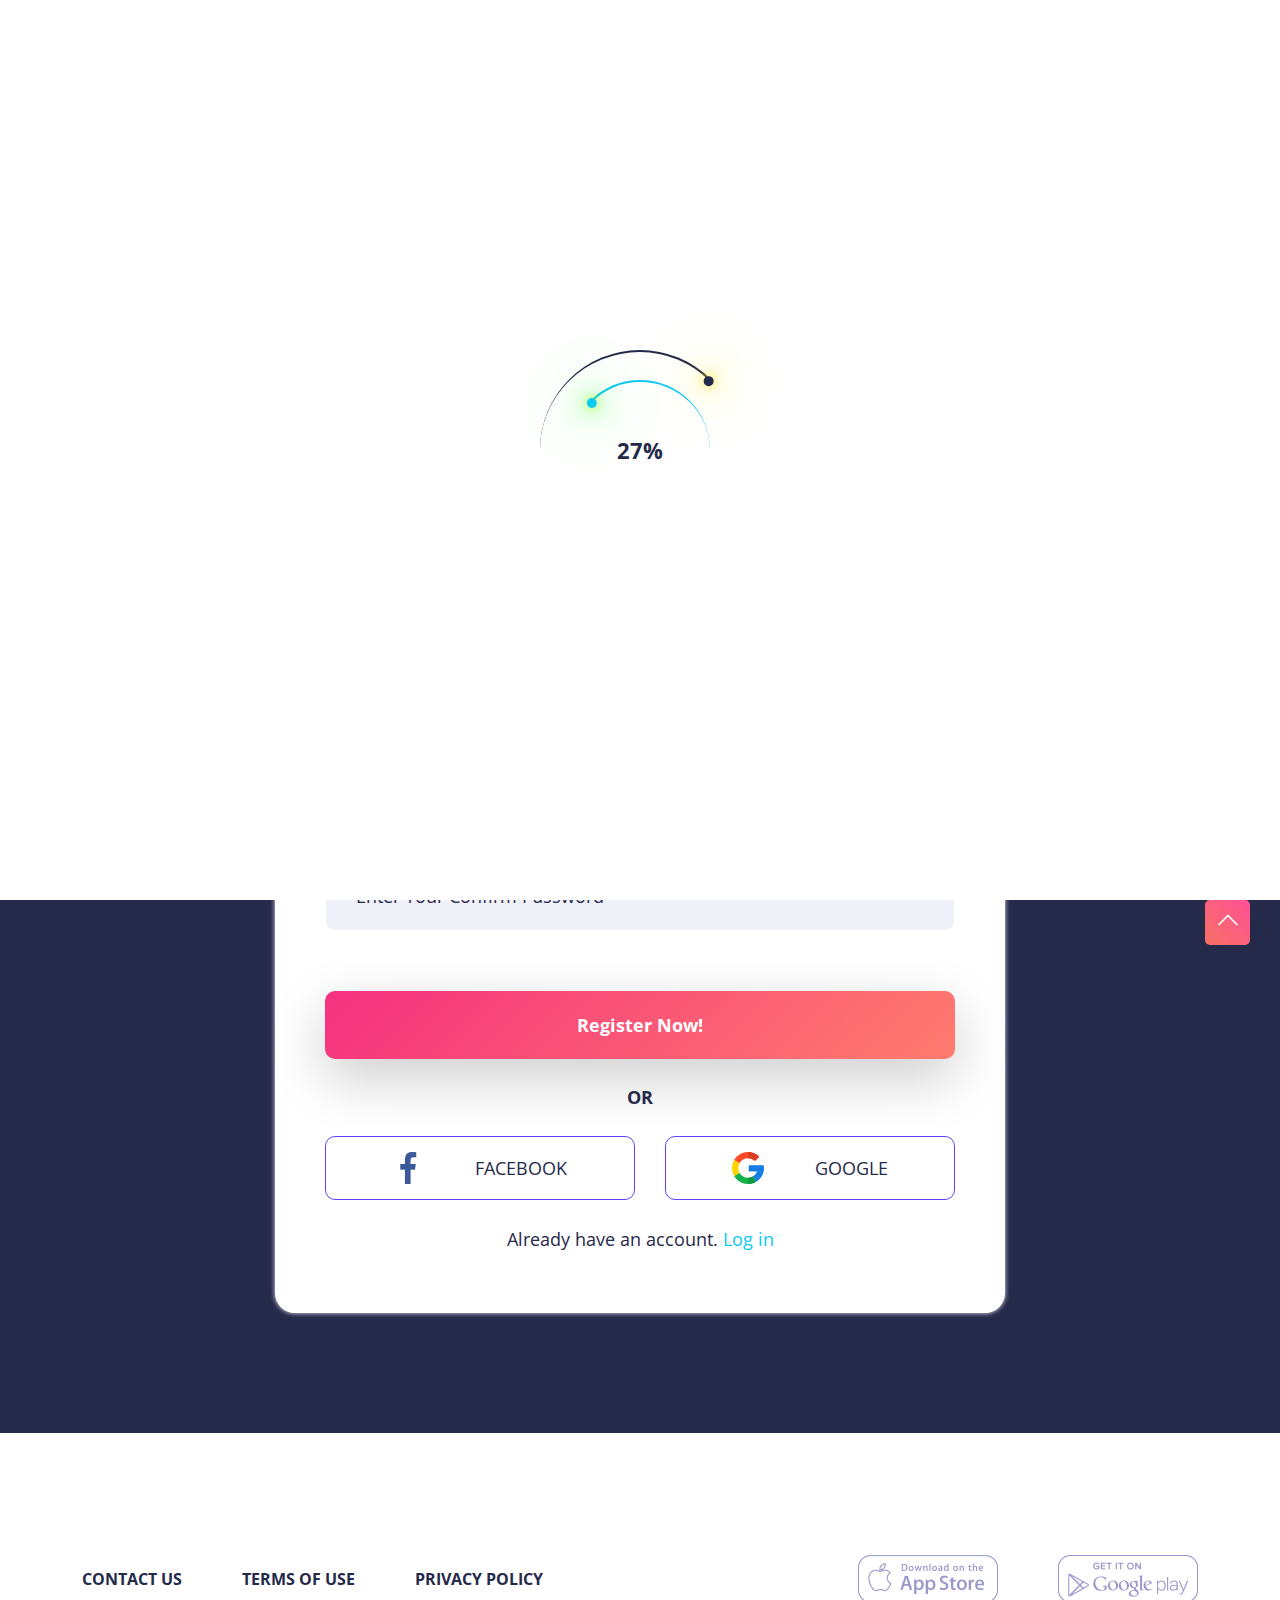
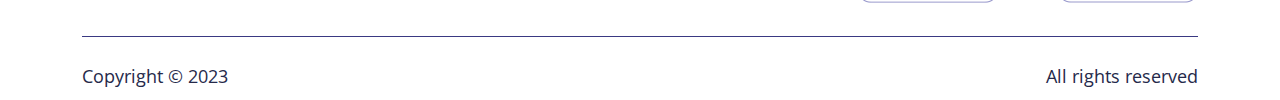
<file: signup.html>
<!DOCTYPE html>
<html lang="en-US">
<head>
    <!--required meta-->
    <meta charset="UTF-8">
    <meta http-equiv="X-UA-Compatible" content="IE=edge">
    <meta name="viewport" content="width=device-width, initial-scale=1.0">

    <!--title for this document-->
    <title>Reunited &mdash; Fantasy Sports Stock Exchange HTML Template</title>
    <!--favicon for this document-->
    <link rel="shortcut icon" href="assets/images/favicon.png" type="image/x-icon">
    <!--keywords for this  document-->
    <meta name="keywords" content="Fantasy, Sports, Stock, Exchange, HTML Template">
    <!--description for this document-->
    <meta name="description" content="Fantasy Sports Stock Exchange HTML Template">
    <!--author of this document-->
    <meta name="author" content="pixelaxis">

    <!--bootstrap 5 minified css source-->
    <link rel="stylesheet" href="assets/css/vendor/bootstrap.min.css">
    <!--fontawesome 5 minified css source-->
    <link rel="stylesheet" href="assets/icons/font_awesome/css/all.min.css">
    <!--flaticon css source-->
    <link rel="stylesheet" href="assets/icons/flat_icon/flaticon.css">
    <!--owl carousel-2.3.4 minified css source-->
    <link rel="stylesheet" href="assets/css/vendor/owl.carousel.min.css">
    <!--owl carousel-2.3.4 theme default minified css source-->
    <link rel="stylesheet" href="assets/css/vendor/owl.theme.default.min.css">
    <!--magnific popup css source-->
    <link rel="stylesheet" href="assets/css/vendor/magnific-popup.css">
    <!--jquery nice select css source-->
    <link rel="stylesheet" href="assets/css/vendor/nice-select.css">
    <!--animate css source-->
    <link rel="stylesheet" href="assets/css/vendor/animate.css">
    <!--custom css start-->
    <link rel="stylesheet" href="assets/css/main.css">
</head>
<body class="dark">
    <!--===preloader start===-->
    <div class="loader_wrapper" id="preloader" >
        <div class="loader">
            <div class="face">
                <div class="circle"></div>
            </div>
            <div class="face">
                <div class="circle sd"></div>
            </div>
            <div class="percent">
                <span class="counterr">100</span><span class="per">%</span>
            </div>
        </div>
    </div>
    <!--===preloader end===-->

    <!--====header navbar start====-->
    <header> 
        <nav class="navbar fixed-top navbar-expand-lg">
            <div class="container">
                <a class="navbar-brand" href="index.html">
                    <img src="assets/images/logo2.png" alt="Reunited Logo" id="logo" style="width: 160px">
                </a>
                <div class="d-flex flex-row order-2 order-lg-3 user_info">
                    <div class="group_btn d-none d-sm-block">
                        <a href="login.html" class="group_link log_in registration">LOG IN</a>
                        <a href="signup.html" class="group_link registration hover">SIGN UP</a>
                    </div>
                    <button class="navbar-toggler" type="button" data-bs-toggle="collapse" data-bs-target="#navDefault" aria-controls="navDefault" aria-expanded="false" aria-label="Toggle navigation" id="toggleIcon">
                        <span class="bar_one"></span>
                        <span class="bar_two"></span>
                        <span class="bar_three"></span>
                    </button>
                </div>
                <div class="collapse navbar-collapse justify-content-end order-3 order-lg-2" id="navDefault">
                    <ul class="navbar-nav">
                        <li class="nav-item dropdown">
                            <a class="nav-link dropdown-toggle" href="#" id="navbarDropdownMenuLink" role="button" data-bs-toggle="dropdown" aria-expanded="false">
                                HOME
                            </a>
                            <ul class="dropdown-menu" aria-labelledby="navbarDropdownMenuLink">
                                <li><a class="dropdown-item" href="index.html">HOME</a></li>
                                <li><a class="dropdown-item" href="index-two.html">Affiliation</a></li>
                                <li><a class="dropdown-item" href="user-portfolio.html">Sponsorship</a></li>
                            </ul>
                        </li>
                        <li class="nav-item">
                            <a class="nav-link" href="play.html">Technology</a>
                        </li>
                        <li class="nav-item">
                            <a class="nav-link" href="about.html">ABOUT US</a>
                        </li>
                        <li class="nav-item">
                            <a class="nav-link pd_right" href="contact.html">CONTACT US</a>
                        </li>
                        <li class="nav-item d-block d-sm-none"> 
                            <a class="nav-link registration" href="login.html">LOG IN</a>
                        </li>
                        <li class="nav-item d-block d-sm-none">
                            <a class="nav-link registration hover" href="signup.html">SIGN UP</a>
                        </li>
                    </ul>
                </div>
            </div>
        </nav>
    </header>
    <!--====header navbar end====-->

    <!--====sign up section start====-->
    <section class="form_bg">
        <div class="container">
            <div class="form_container">
                <div class="form_header">
                    <a href="index.html" class="registration_logo">
                        <img src="assets/images/logo.png" alt="Reunited Logo">
                    </a>
                </div>
                <form action="#" method="POST" class="mt-60">
                    <h1 class="form_title">Let's Create Your Account</h1>
                    <div class="mb-3">
                        <label for="email" class="form-label">Email</label>
                        <input type="email" placeholder="Enter Your Email" class="form-control para" id="email" required="required">
                    </div>
                    <div class="mb-3">
                        <label for="password-field" class="form-label">Password</label>
                        <div class="show_password">
                            <input type="password" placeholder="Enter Your Password" class="form-control para" id="password-field" required="required">
                            <i class="fas fa-eye toggle-password"></i>
                        </div>
                    </div>
                    <div class="mb-3">
                        <label for="con_password" class="form-label">Confirm Password</label>
                        <input type="password" placeholder="Enter Your Confirm Password" class="form-control para" id="con_password" required="required">
                    </div>
                    <button type="submit" class="btn btn-primary">Register Now!</button>
                    <div class="form_footer">
                        <span>OR</span>
                        <div class="social_container d-flex align-items-center">
                            <div class="facebook">
                                <a href="#" class="para d-flex align-items-center justify-content-evenly"><img src="assets/images/contact/facebook.png" alt="Sign Up With Facebook"> FACEBOOK</a>
                            </div>
                            <div class="google">
                                <a href="#" class="para d-flex align-items-center justify-content-evenly"><img src="assets/images/contact/google.png" alt="Sign Up With Google"> GOOGLE</a>
                            </div>
                        </div>
                        <p class="para">Already have an account. <a href="login.html">Log in</a></p>
                    </div>
                </form>
            </div>
        </div>
    </section>
    <!--====sign up section end====-->

    <!--====footer navbar start-->
    <footer>
        <div class="container">
            <div class="row footer_nav d-flex align-items-center">
                <div class="col-lg-7">
                    <ul class="nav justify-content-center justify-content-sm-start">
                        <li class="nav-item">
                            <a class="nav-link ml-0" href="contact.html">CONTACT US</a>
                        </li>
                        <li class="nav-item">
                            <a class="nav-link" href="#">TERMS OF USE</a>
                        </li>
                        <li class="nav-item">
                            <a class="nav-link" href="#">PRIVACY POLICY</a>
                        </li>
                    </ul>
                </div>
                <div class="col-lg-5">
                    <ul class="nav justify-content-center justify-content-sm-start justify-content-lg-end">
                        <li class="nav-item">
                            <a class="nav-link ml-0" href="#">
                                <img src="assets/images/footer/apple_store.png" alt="Download from Apple Store">
                            </a>
                        </li>
                        <li class="nav-item">
                            <a class="nav-link mr-0" href="#">
                                <img src="assets/images/footer/google_store.png" alt="Download from Google Play Store">
                            </a>
                        </li>
                    </ul>
                </div>
            </div>
            <hr>
            <div class="row footer_copyright d-flex align-items-center">
                <div class="col-lg-7 text-center text-sm-start">
                    <p class="para">Copyright &#169; 2023</p>
                </div>
                <div class="col-lg-5 text-center text-sm-start text-lg-end">
                    <p class="para">All rights reserved</p>
                </div>
            </div>
        </div>
    </footer>
    <!--====footer navbar end====-->

    <!--===scroll bottom to top===-->
    <a href="#" class="scrollToTop"><i class="flaticon-up-chevron"></i></a>
    <!--===scroll bottom to top===-->


    <!--====js scripts start====-->
    <!--jquery-3.6.0 minified source-->
    <script src="assets/js/vendor/jquery-3.6.0.min.js"></script>
    <!--bootstrap 5 minified bundle js source-->
    <script src="assets/js/vendor/bootstrap.bundle.min.js"></script>
    <!--waypoints-4.0.0 minified js source-->
    <script src="assets/js/vendor/jquery.waypoints.min.js"></script>
    <!--counter up-1.0.0 minified js source-->
    <script src="assets/js/vendor/jquery.counterup.min.js"></script>
    <!--owl carousel-2.3.4 minified js source-->
    <script src="assets/js/vendor/owl.carousel.min.js"></script>
    <!--magnific popup-1.1.0 js source-->
    <script src="assets/js/vendor/jquery.magnific-popup.min.js"></script>
    <!--jquery nice select minified source-->
    <script src="assets/js/vendor/jquery.nice-select.min.js"></script>
    <!--wow-1.1.3 minified js source-->
    <script src="assets/js/vendor/wow.min.js"></script>
    <!--custom js source-->
    <script src="assets/js/main.js"></script>
    <!--====js scripts end====-->
</body>
</html>
</file>
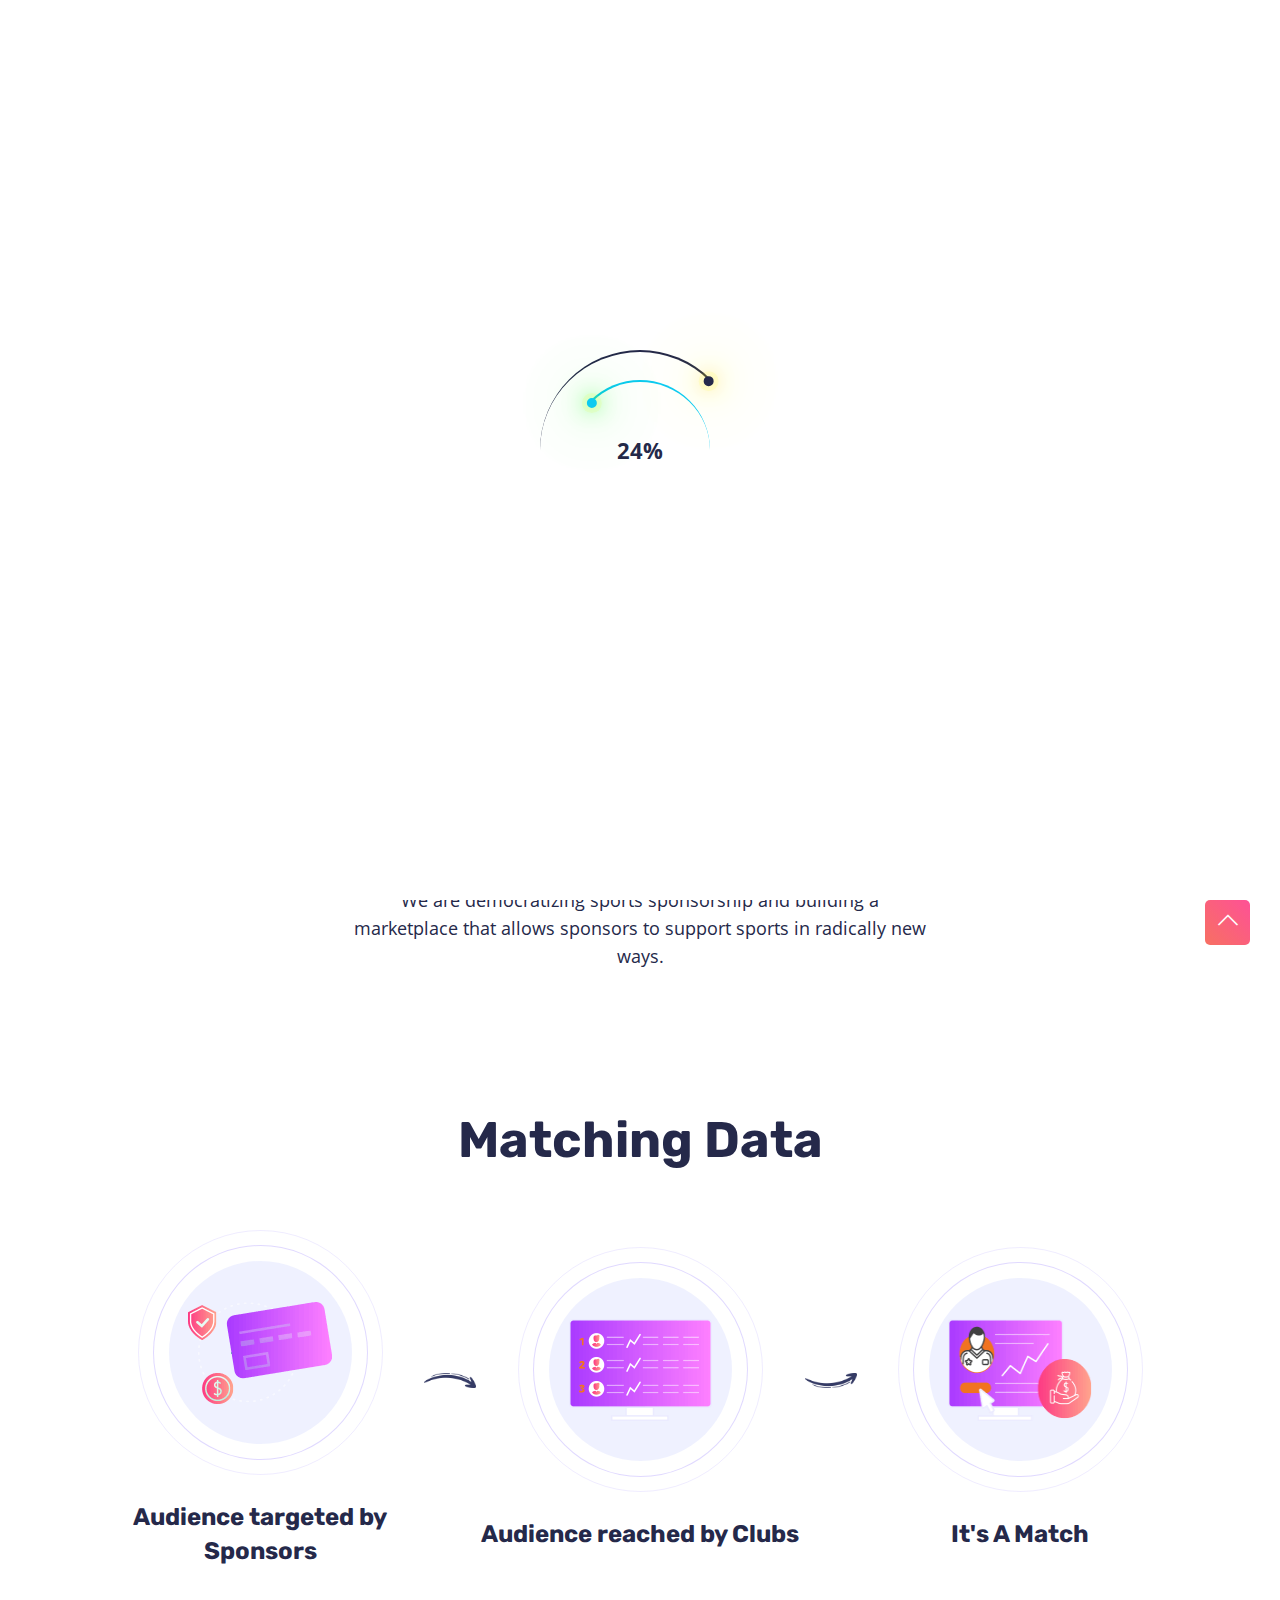
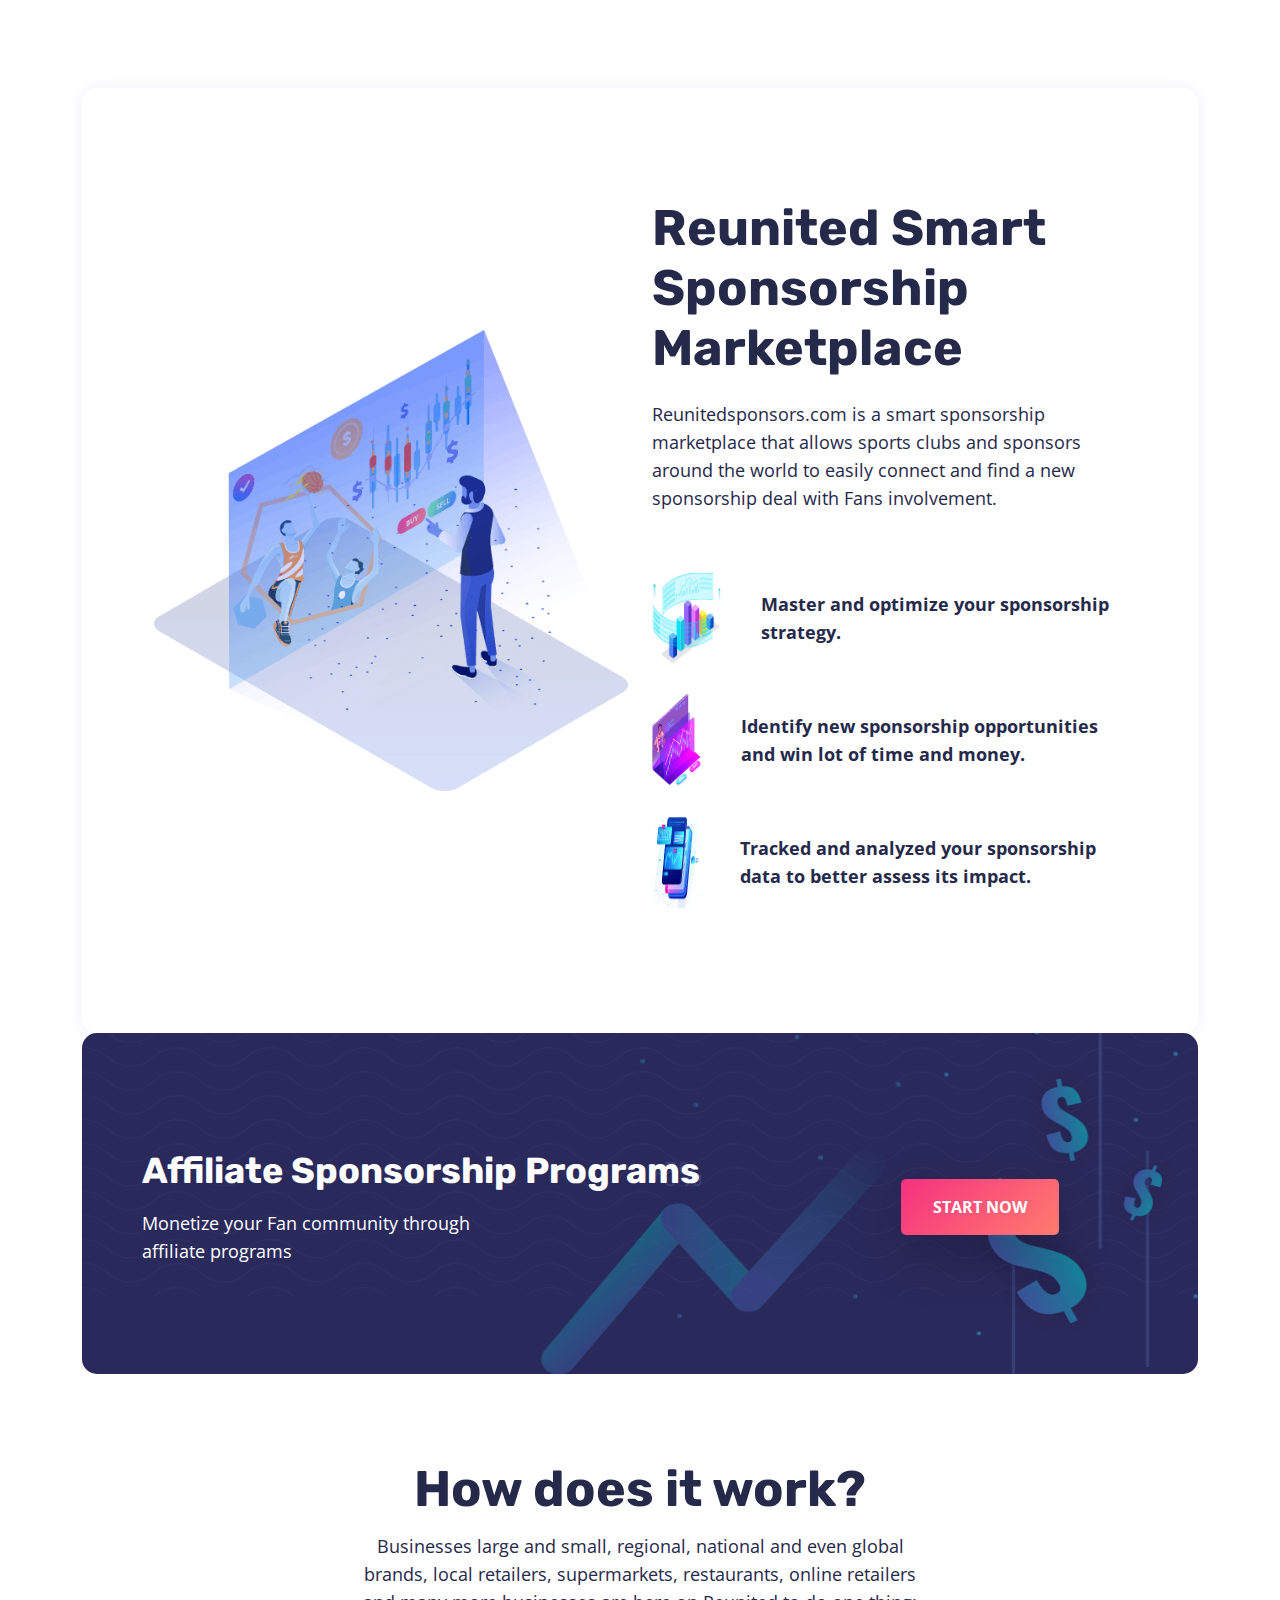
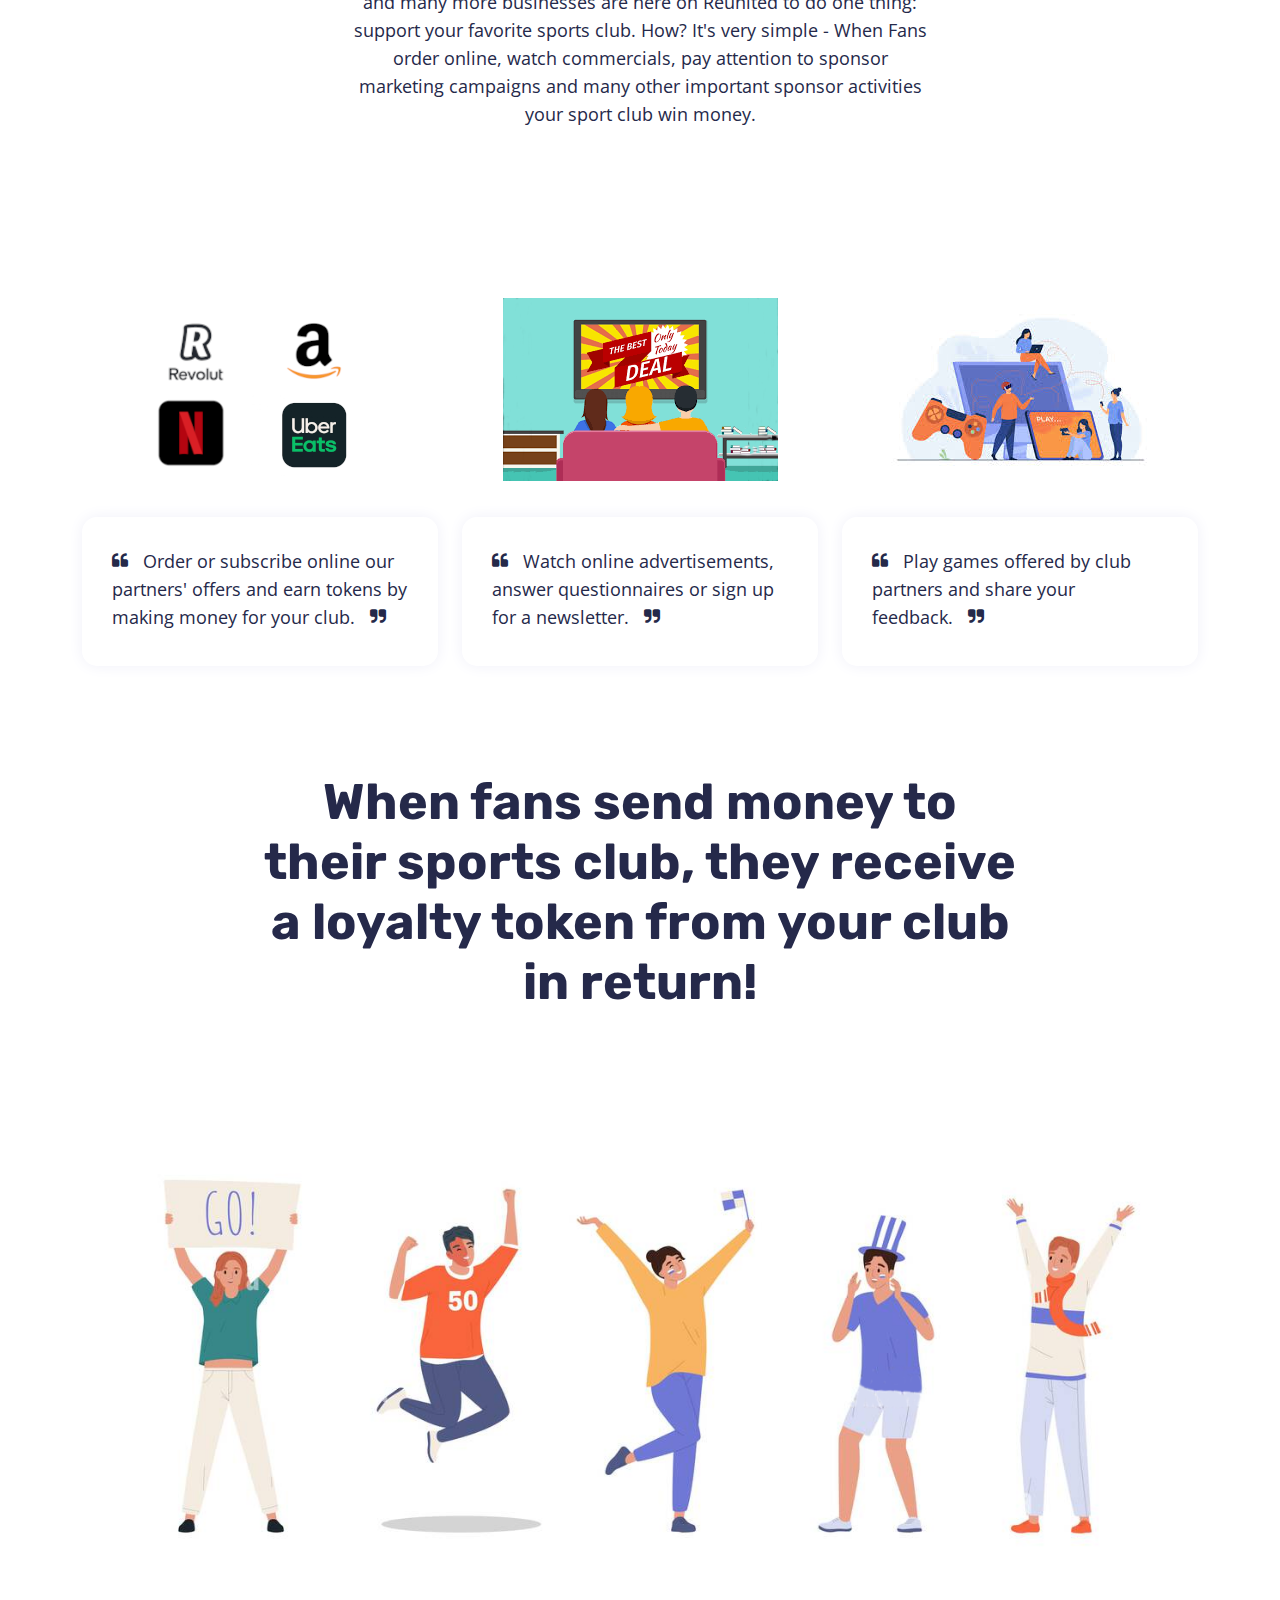
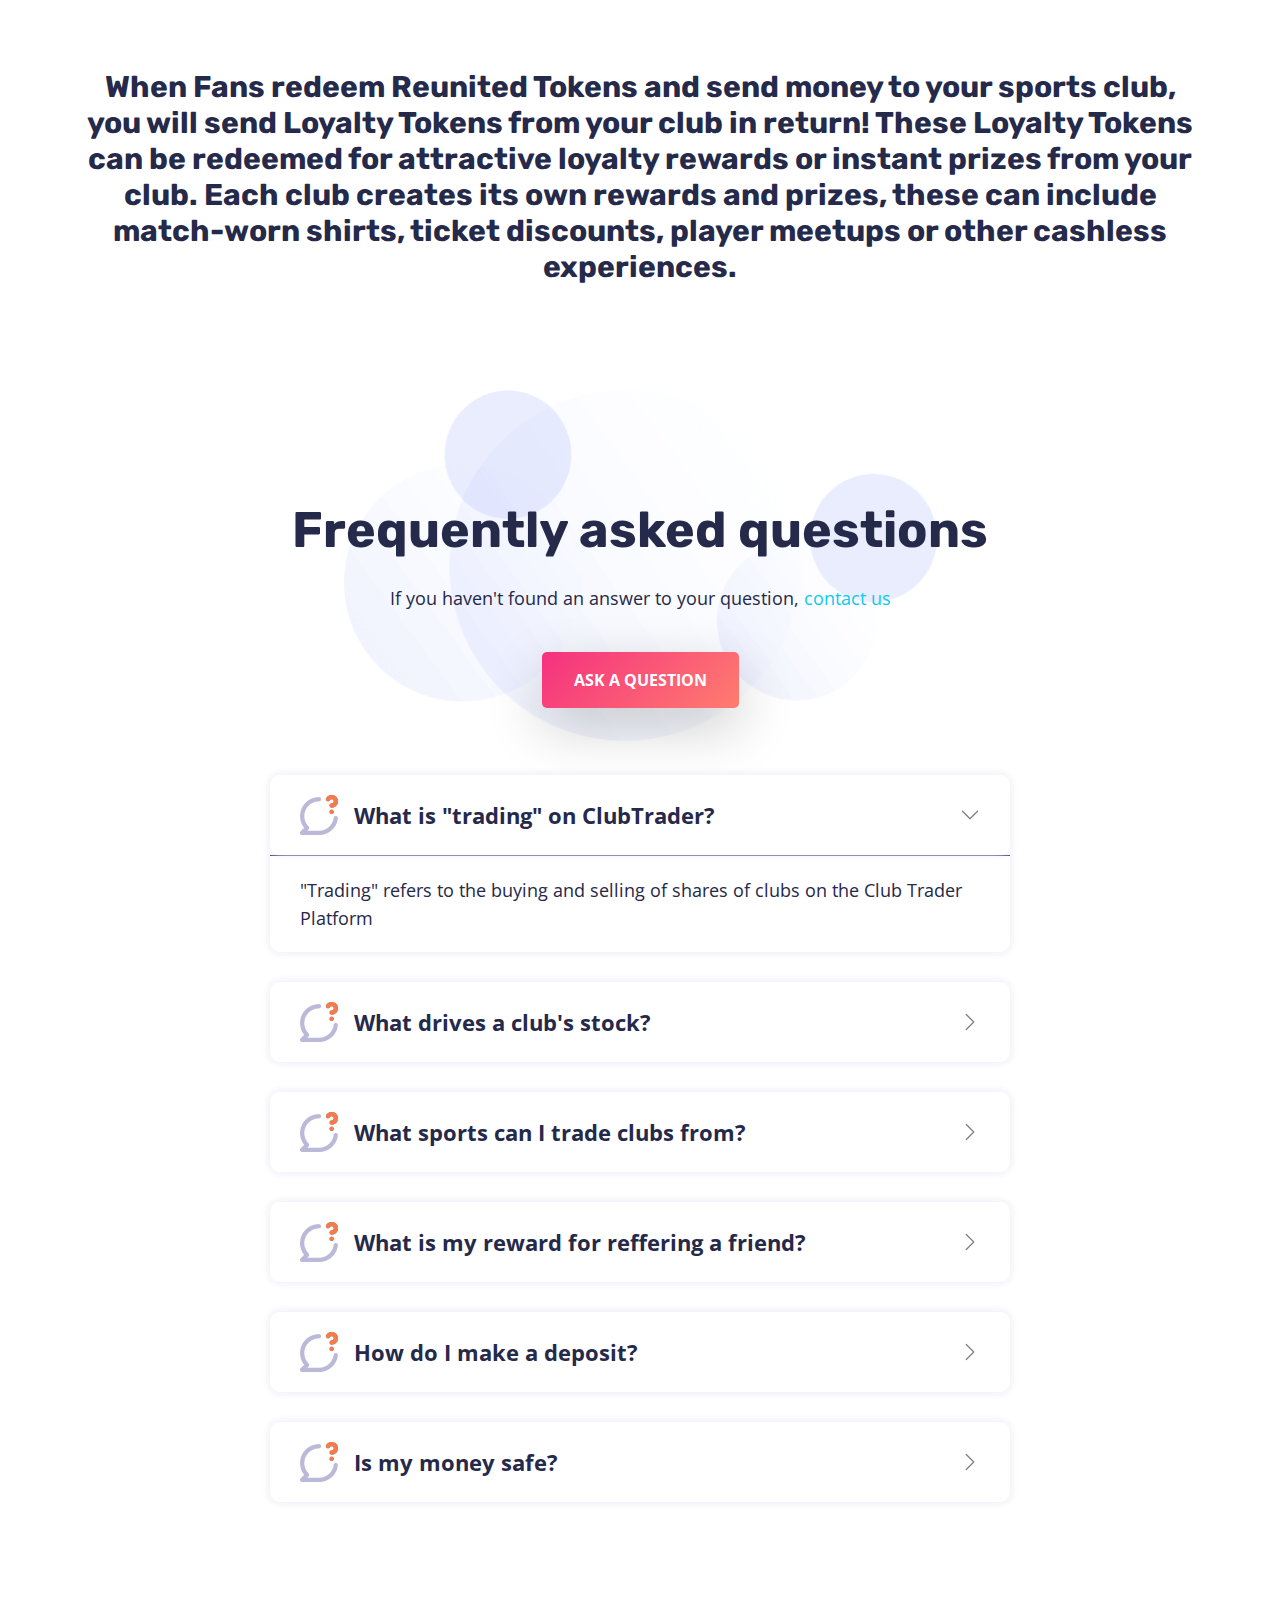
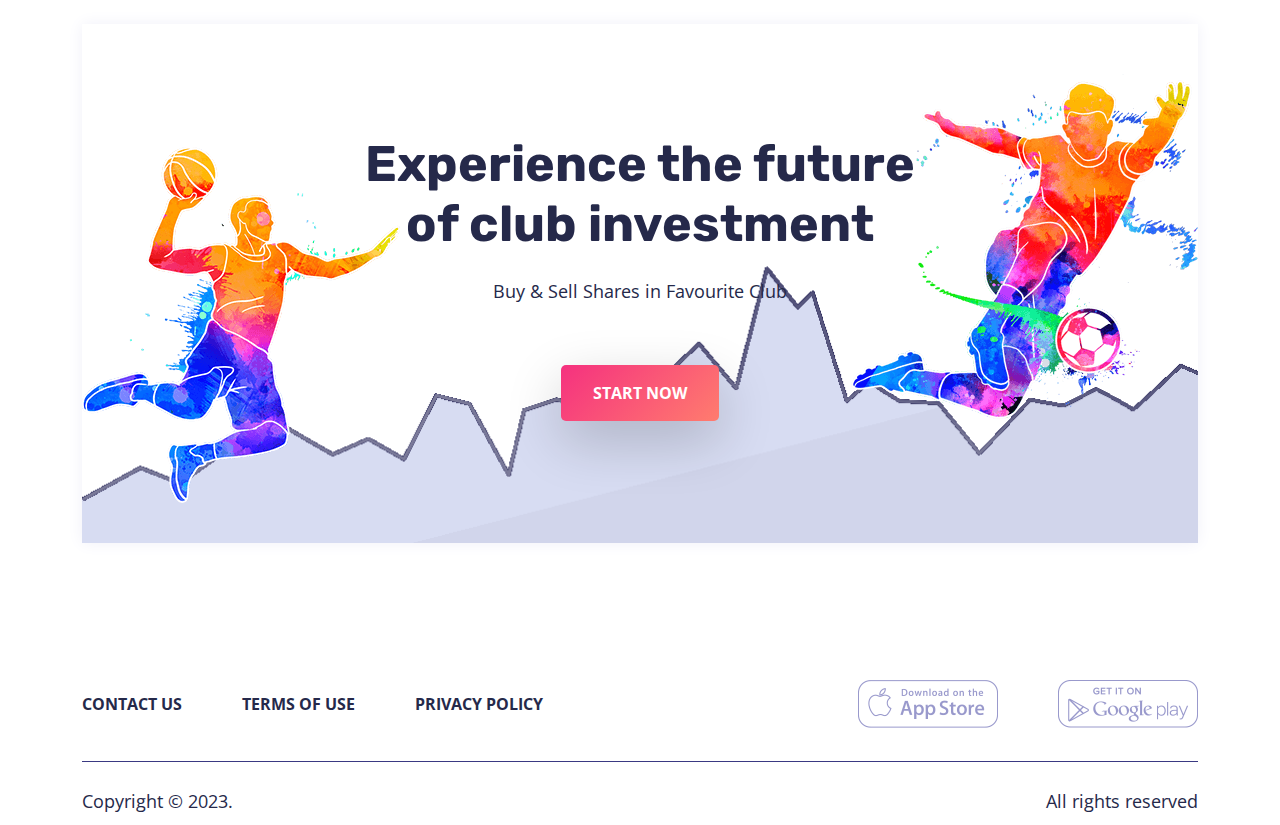
<file: user-portfolio.html>
<!DOCTYPE html>
<html lang="en-US">

<head>
    <!--required meta-->
    <meta charset="UTF-8">
    <meta http-equiv="X-UA-Compatible" content="IE=edge">
    <meta name="viewport" content="width=device-width, initial-scale=1.0">

    <!--title for this document-->
    <title>Reunited &mdash; Sport clubs Stock Exchange</title>
    <!--favicon for this document-->
    <link rel="shortcut icon" href="assets/images/favicon.png" type="image/x-icon">
    <!--keywords for this  document-->
    <meta name="keywords" content="Sports, Stock, Exchange">
    <!--description for this document-->
    <meta name="description" content="Sports Stock Exchange">
    <!--author of this document-->
    <meta name="author" content="reunited">

    <!--bootstrap 5 minified css source-->
    <link rel="stylesheet" href="assets/css/vendor/bootstrap.min.css">
    <!--fontawesome 5 minified css source-->
    <link rel="stylesheet" href="assets/icons/font_awesome/css/all.min.css">
    <!--flaticon css source-->
    <link rel="stylesheet" href="assets/icons/flat_icon/flaticon.css">
    <!--owl carousel-2.3.4 minified css source-->
    <link rel="stylesheet" href="assets/css/vendor/owl.carousel.min.css">
    <!--owl carousel-2.3.4 theme default minified css source-->
    <link rel="stylesheet" href="assets/css/vendor/owl.theme.default.min.css">
    <!--magnific popup css source-->
    <link rel="stylesheet" href="assets/css/vendor/magnific-popup.css">
    <!--jquery nice select css source-->
    <link rel="stylesheet" href="assets/css/vendor/nice-select.css">
    <!--animate css source-->
    <link rel="stylesheet" href="assets/css/vendor/animate.css">
    <!--custom css start-->
    <link rel="stylesheet" href="assets/css/main.css">
</head>

<body class="dark">
    <!--===preloader start===-->
    <div class="loader_wrapper" id="preloader">
        <div class="loader">
            <div class="face">
                <div class="circle"></div>
            </div>
            <div class="face">
                <div class="circle sd"></div>
            </div>
            <div class="percent">
                <span class="counterr">100</span><span class="per">%</span>
            </div>
        </div>
    </div>
    <!--===preloader end===-->

    <!--====header navbar start====-->
    <header>
        <nav class="navbar fixed-top navbar-expand-lg">
            <div class="container">
                <a class="navbar-brand" href="index.html">
                    <img src="assets/images/logo2.png" alt="Reunited Logo" id="logo" style="width: 160px">
                </a>
                <div class="d-flex flex-row order-2 order-lg-3 user_info">
                    <div class="group_btn d-none d-sm-block">
                        <a href="login.html" class="group_link log_in registration">LOG IN</a>
                        <a href="signup.html" class="group_link registration hover">SIGN UP</a>
                    </div>
                    <button class="navbar-toggler" type="button" data-bs-toggle="collapse" data-bs-target="#navDefault"
                        aria-controls="navDefault" aria-expanded="false" aria-label="Toggle navigation" id="toggleIcon">
                        <span class="bar_one"></span>
                        <span class="bar_two"></span>
                        <span class="bar_three"></span>
                    </button>
                </div>
                <div class="collapse navbar-collapse justify-content-end order-3 order-lg-2" id="navDefault">
                    <ul class="navbar-nav">
                        <li class="nav-item dropdown">
                            <a class="nav-link dropdown-toggle" href="#" id="navbarDropdownMenuLink" role="button"
                                data-bs-toggle="dropdown" aria-expanded="false">
                                HOME
                            </a>
                            <ul class="dropdown-menu" aria-labelledby="navbarDropdownMenuLink">
                                <li><a class="dropdown-item" href="index.html">HOME</a></li>
                                <li><a class="dropdown-item" href="index-two.html">Affiliation<a></li>
                                <li><a class="dropdown-item" href="user-portfolio.html">Sponsorship</a></li>
                            </ul>
                        </li>
                        <li class="nav-item">
                            <a class="nav-link" href="play.html">Technology</a>
                        </li>
                        <li class="nav-item">
                            <a class="nav-link" href="about.html">ABOUT US</a>
                        </li>
                        <li class="nav-item">
                            <a class="nav-link pd_right" href="contact.html">CONTACT US</a>
                        </li>
                        <li class="nav-item d-block d-sm-none">
                            <a class="nav-link registration" href="login.html">LOG IN</a>
                        </li>
                        <li class="nav-item d-block d-sm-none">
                            <a class="nav-link registration hover" href="signup.html">SIGN UP</a>
                        </li>
                    </ul>
                </div>
            </div>
        </nav>
    </header>
    <!--====header navbar end====-->

    <!--====banner section start====-->
    <section class="home_banner_wrapper"
        style="height: 655px;background-image: url('./assets/images/home_banner/home_banner_sm_bg_sponsor.png');">
        <div class="container">
            <div class="row home_banner_row d-flex align-items-center">
                <div class="col-lg-5">
                    <div class="inner">
                        <h1 class="hero_title">Disrupt the sponsorship world with technology</h1>

                        <p class="section_info">Reunitedsponsors.com is a smart sponsorship marketplace that allows
                            sports clubs and sponsors around the world to easily connect and find a new sponsorship
                            deal with Fans involvement.</p>
                        <div class="btn_wrapper d-flex align-items-center" style="margin-top: 51px;">
                            <div class="trade_btn">
                                <a href="trade.html" class="btn btn-primary">Start Now</a>
                            </div>
                        </div>
                    </div>
                </div>


                <div class="col-lg-7">
                    <div class="inner text-center">
                        <img src="assets/images/home_banner/players.png" alt="Home Banner Illustration">
                    </div>
                </div>
            </div>
        </div>
    </section>
    <!--====banner section end====-->

    <!--====work section start====-->
    <section class="work_section">
        <div class="container">
            <div class="work_wrapper text-center" style="margin: 50px auto 30px;">
                <h1 class="section_title">What do we do ?</h1>
                <br />
                <p class="section_info">We are democratizing sports sponsorship and building a marketplace that allows sponsors to
                    support sports in radically new ways.</p>
            </div>
        </div>
    </section>
    <section class="work_section second_work">
        <div class="container">
            <div class="work_wrapper text-center">
                <h1 class="section_title">Matching Data
            </div>
            <div class="row work_row d-flex align-items-center">
                <div class="col-md-6 col-lg-4">
                    <div class="inner text-center">
                        <div class="content_wrapper d-flex align-items-center justify-content-center">
                            <div class="content d-flex align-items-center justify-content-center">
                                <img src="assets/images/work/deposit.png" alt="Deposit Funds">
                            </div>
                        </div>
                        <h4 class="secondary">Audience targeted by Sponsors
                    </div>
                </div>
                <div class="col-md-6 col-lg-4">
                    <div class="inner text-center">
                        <div class="content_wrapper arrow_container d-flex align-items-center justify-content-center">
                            <div class="content d-flex align-items-center justify-content-center">
                                <img src="assets/images/work/market.png" alt="Watch the market">
                            </div>
                        </div>
                        <h4 class="secondary">Audience reached by Clubs</h4>
                    </div>
                </div>
                <div class="col-md-6 col-lg-4">
                    <div class="inner text-center">
                        <div class="content_wrapper d-flex align-items-center justify-content-center">
                            <div class="content d-flex align-items-center justify-content-center">
                                <img src="assets/images/work/trade.png" alt="Make a Trade">
                            </div>
                        </div>
                        <h4 class="secondary">It's A Match
                    </div>
                </div>
            </div>
        </div>
    </section>
    <!--====work section end====-->

    <!--====buy section start====-->
    <section>
        <div class="container">
            <div class="buy_wrapper">
                <div class="row buy_row d-flex align-items-center">
                    <div class="col-lg-6 order-last order-lg-first">
                        <div class="left_inner text-center text-lg-left">
                            <img src="assets/images/buy/buy_illustration.png" alt="Buy Illustration">
                        </div>
                    </div>
                    <div class="col-lg-6">
                        <div class="right_inner">
                            <h1 class="section_title">Reunited Smart Sponsorship Marketplace

                                <p class="section_info">Reunitedsponsors.com is a smart sponsorship
                                    marketplace that allows sports clubs and sponsors around the world
                                    to easily connect and find a new sponsorship deal with Fans
                                    involvement.
                                <div class="inner_row d-flex align-items-center">
                                    <div class="left_col">
                                        <div class="inner">
                                            <img src="assets/images/buy/players.png" alt="Players">
                                        </div>
                                    </div>
                                    <div class="right_col">
                                        <div class="inner">
                                            <p class="para"> Master and optimize your sponsorship
                                                strategy.
                                        </div>
                                    </div>
                                </div>
                                <div class="inner_row d-flex align-items-center">
                                    <div class="left_col">
                                        <div class="inner">
                                            <img src="assets/images/buy/invest.png" alt="Invest">
                                        </div>
                                    </div>
                                    <div class="right_col">
                                        <div class="inner">
                                            <p class="para"> Identify new sponsorship opportunities and
                                                win lot of time and money.
                                        </div>
                                    </div>
                                </div>
                                <div class="inner_row d-flex align-items-center">
                                    <div class="left_col">
                                        <div class="inner">
                                            <img src="assets/images/buy/trade.png" alt="Trade">
                                        </div>
                                    </div>
                                    <div class="right_col">
                                        <div class="inner">
                                            <p class="para">Tracked and analyzed your sponsorship data
                                                to better assess its impact.
                                        </div>
                                    </div>
                                </div>
                        </div>
                    </div>
                </div>
            </div>
        </div>
    </section>
    <!--====buy section end====-->

    <!--====invite section start====-->
    <section>
        <div class="container">
            <div class="invite_wrapper">
                <div class="row invite_row d-flex align-items-center">
                    <div class="col-lg-8">
                        <div class="inner">
                            <h1>Affiliate Sponsorship Programs</h1>

                            <p class="section_info">Monetize your Fan community through affiliate
                                programs
                        </div>
                    </div>
                    <div class="col-lg-4">
                        <div class="inner text-left text-lg-center">
                            <a href="affiliate.html" class="btn btn-primary">Start Now</a>
                        </div>
                    </div>
                </div>
            </div>
        </div>
    </section>
    <!--====invite section end====-->

    <section class="work_section third_work">
        <div class="container">
            <div class="work_wrapper text-center">
                <h1 class="section_title">How does it work?</h1>
                <p class="section_info">Businesses large and small, regional, national and even
                    global brands, local retailers, supermarkets, restaurants, online retailers and
                    many more businesses are here on Reunited to do one thing: support your favorite
                    sports club. How? It's very simple - When Fans order online, watch commercials,
                    pay attention to sponsor marketing campaigns and many other important sponsor
                    activities your sport club win money.</p>
            </div>
        </div>
    </section>


    </div> <!--====testimonial section start====-->
    <section class="testimonial_section second_testimonial">
        <div class="container">
            <div class="row testimonial_row">
                <div class="col-md-6 col-lg-4">
                    <div>
                        <img src="assets/images/testimonial/offers.png"
                            style="display:block;margin:auto;margin-bottom:10%">
                    </div>
                    <div class="inner">
                        <p class="para">Order or subscribe online our partners' offers and earn
                            tokens by making money for your club.</p>
                    </div>
                </div>
                <div class="col-md-6 col-lg-4">
                    <div class="pic">
                        <img src="assets/images/testimonial/best-deals.png"
                            style="display:block;margin:auto;margin-bottom:10%">
                    </div>
                    <div class="inner">
                        <p class="para">Watch online advertisements, answer questionnaires or
                            sign up for a newsletter.</p>
                    </div>
                </div>
                <div class="col-md-6 col-lg-4">
                    <div class="pic">
                        <img src="assets/images/testimonial/play_games.jpeg"
                            style="display:block;margin:auto;margin-bottom:10%">
                    </div>
                    <div class="inner">
                        <p class="para">Play games offered by club partners and share your
                            feedback.</p>
                    </div>
                </div>
                <div class="testimonial_title_wrapper text-center">
                    <h1 class="section_title" style="margin-top: 10%;">When fans send money to
                        their sports club, they receive a loyalty token from your club in
                        return!</h1>
                </div>
                <img src="assets/images/testimonial/fans.png" style="display:block;margin:auto;margin-top:10%">
                <h1 class="section_title text-center" style="margin-top: 10%;font-size: 30px;">When Fans
                    redeem Reunited
                    Tokens and send money to your sports club, you will send Loyalty
                    Tokens from your club in return! These Loyalty Tokens can be
                    redeemed for attractive loyalty rewards or instant prizes from your
                    club. Each club creates its own rewards and prizes, these can
                    include match-worn shirts, ticket discounts, player meetups or other
                    cashless experiences.
                </h1>
            </div>
        </div>
    </section>
    <!--====testimonial section end====-->

    <!--====accordion section start====-->
    <section class="accordion_section">
        <div class="container">
            <div class="accordion_wrapper">
                <div class="title_wrapper text-center">
                    <h1 class="section_title">Frequently asked questions</h1>
                    <p class="section_info">If you haven't found an answer to your question, <a
                            href="contact.html">contact us</a></p>
                    <a href="contact.html" class="btn btn-primary">ASK A QUESTION</a>
                </div>
                <!--accordion items start-->
                <div class="accordion" id="accordionOne">
                    <div class="accordion-item">
                        <h2 class="accordion-header" id="headingOne">
                            <button class="accordion-button d-flex align-items-center" type="button"
                                data-bs-toggle="collapse" data-bs-target="#collapseOne" aria-expanded="true"
                                aria-controls="collapseOne">
                                <img src="assets/images/faq/ac-icon.png" alt="Icon"> What is
                                "trading" on ClubTrader?
                            </button>
                        </h2>
                        <div id="collapseOne" class="accordion-collapse collapse show" aria-labelledby="headingOne"
                            data-bs-parent="#accordionOne">
                            <div class="accordion-body">
                                <p class="para">"Trading" refers to the buying and selling of
                                    shares of clubs on the Club Trader Platform</p>
                            </div>
                        </div>
                    </div>
                    <div class="accordion-item">
                        <h2 class="accordion-header" id="headingTwo">
                            <button class="accordion-button collapsed d-flex align-items-center" type="button"
                                data-bs-toggle="collapse" data-bs-target="#collapseTwo" aria-expanded="true"
                                aria-controls="collapseTwo">
                                <img src="assets/images/faq/ac-icon.png" alt="Icon"> What drives
                                a club's stock?
                            </button>
                        </h2>
                        <div id="collapseTwo" class="accordion-collapse collapse" aria-labelledby="headingTwo"
                            data-bs-parent="#accordionOne">
                            <div class="accordion-body">
                                <p class="para">"Trading" refers to the buying and selling of
                                    shares of clubs on the Club Trader Platform</p>
                            </div>
                        </div>
                    </div>
                    <div class="accordion-item">
                        <h2 class="accordion-header" id="headingThree">
                            <button class="accordion-button collapsed d-flex align-items-center" type="button"
                                data-bs-toggle="collapse" data-bs-target="#collapseThree" aria-expanded="true"
                                aria-controls="collapseThree">
                                <img src="assets/images/faq/ac-icon.png" alt="Icon"> What sports
                                can I trade clubs from?
                            </button>
                        </h2>
                        <div id="collapseThree" class="accordion-collapse collapse" aria-labelledby="headingThree"
                            data-bs-parent="#accordionOne">
                            <div class="accordion-body">
                                <p class="para">"Trading" refers to the buying and selling of
                                    shares of clubs on the Club Trader Platform</p>
                            </div>
                        </div>
                    </div>
                    <div class="accordion-item">
                        <h2 class="accordion-header" id="headingFour">
                            <button class="accordion-button collapsed d-flex align-items-center" type="button"
                                data-bs-toggle="collapse" data-bs-target="#collapseFour" aria-expanded="true"
                                aria-controls="collapseFour">
                                <img src="assets/images/faq/ac-icon.png" alt="Icon"> What is my
                                reward for reffering a friend?
                            </button>
                        </h2>
                        <div id="collapseFour" class="accordion-collapse collapse" aria-labelledby="headingFour"
                            data-bs-parent="#accordionOne">
                            <div class="accordion-body">
                                <p class="para">"Trading" refers to the buying and selling of
                                    shares of clubs on the Club Trader Platform</p>
                            </div>
                        </div>
                    </div>
                    <div class="accordion-item">
                        <h2 class="accordion-header" id="headingFive">
                            <button class="accordion-button collapsed d-flex align-items-center" type="button"
                                data-bs-toggle="collapse" data-bs-target="#collapseFive" aria-expanded="true"
                                aria-controls="collapseFive">
                                <img src="assets/images/faq/ac-icon.png" alt="Icon"> How do I
                                make a deposit?
                            </button>
                        </h2>
                        <div id="collapseFive" class="accordion-collapse collapse" aria-labelledby="headingFive"
                            data-bs-parent="#accordionOne">
                            <div class="accordion-body">
                                <p class="para">"Trading" refers to the buying and selling of
                                    shares of clubs on the Club Trader Platform</p>
                            </div>
                        </div>
                    </div>
                    <div class="accordion-item">
                        <h2 class="accordion-header" id="headingSix">
                            <button class="accordion-button collapsed d-flex align-items-center" type="button"
                                data-bs-toggle="collapse" data-bs-target="#collapseSix" aria-expanded="true"
                                aria-controls="collapseSix">
                                <img src="assets/images/faq/ac-icon.png" alt="Icon"> Is my money
                                safe?
                            </button>
                        </h2>
                        <div id="collapseSix" class="accordion-collapse collapse" aria-labelledby="headingSix"
                            data-bs-parent="#accordionOne">
                            <div class="accordion-body">
                                <p class="para">"Trading" refers to the buying and selling of
                                    shares of clubs on the Club Trader Platform</p>
                            </div>
                        </div>
                    </div>
                </div>
                <!--accordion items end-->
            </div>
        </div>
    </section>
    <!--====accordion section end====-->

    <!--====experience section start====-->
    <section>
        <div class="container">
            <div class="experience">
                <div class="experience_content text-center">
                    <h1 class="section_title">Experience the future of club investment</h1>
                    <p class="section_info">Buy & Sell Shares in Favourite Club</p>
                    <a href="trade.html" class="btn btn-primary">Start Now</a>
                </div>
            </div>
        </div>
    </section>
    <!--====experience section end====-->

    <!--====footer navbar start-->
    <footer>
        <div class="container">
            <div class="row footer_nav d-flex align-items-center">
                <div class="col-lg-7">
                    <ul class="nav justify-content-center justify-content-sm-start">
                        <li class="nav-item">
                            <a class="nav-link ml-0" href="contact.html">CONTACT US</a>
                        </li>
                        <li class="nav-item">
                            <a class="nav-link" href="#">TERMS OF USE</a>
                        </li>
                        <li class="nav-item">
                            <a class="nav-link" href="#">PRIVACY POLICY</a>
                        </li>
                    </ul>
                </div>
                <div class="col-lg-5">
                    <ul class="nav justify-content-center justify-content-sm-start justify-content-lg-end">
                        <li class="nav-item">
                            <a class="nav-link ml-0" href="#">
                                <img src="assets/images/footer/apple_store.png" alt="Download from Apple Store">
                            </a>
                        </li>
                        <li class="nav-item">
                            <a class="nav-link mr-0" href="#">
                                <img src="assets/images/footer/google_store.png" alt="Download from Google Play Store">
                            </a>
                        </li>
                    </ul>
                </div>
            </div>
            <hr>
            <div class="row footer_copyright d-flex align-items-center">
                <div class="col-lg-7 text-center text-sm-start">
                    <p class="para">Copyright &#169; 2023.</p>
                </div>
                <div class="col-lg-5 text-center text-sm-start text-lg-end">
                    <p class="para">All rights reserved</p>
                </div>
            </div>
        </div>
    </footer>
    <!--====footer navbar end====-->

    <!--===scroll bottom to top===-->
    <a href="#" class="scrollToTop"><i class="flaticon-up-chevron"></i></a>
    <!--===scroll bottom to top===-->


    <!--====js scripts start====-->
    <!--jquery-3.6.0 minified source-->
    <script src="assets/js/vendor/jquery-3.6.0.min.js"></script>
    <!--bootstrap 5 minified bundle js source-->
    <script src="assets/js/vendor/bootstrap.bundle.min.js"></script>
    <!--waypoints-4.0.0 minified js source-->
    <script src="assets/js/vendor/jquery.waypoints.min.js"></script>
    <!--counter up-1.0.0 minified js source-->
    <script src="assets/js/vendor/jquery.counterup.min.js"></script>
    <!--owl carousel-2.3.4 minified js source-->
    <script src="assets/js/vendor/owl.carousel.min.js"></script>
    <!--magnific popup-1.1.0 js source-->
    <script src="assets/js/vendor/jquery.magnific-popup.min.js"></script>
    <!--jquery nice select minified source-->
    <script src="assets/js/vendor/jquery.nice-select.min.js"></script>
    <!--wow-1.1.3 minified js source-->
    <script src="assets/js/vendor/wow.min.js"></script>
    <!--custom js source-->
    <script src="assets/js/main.js"></script>
    <!--====js scripts end====-->
</body>

</html>
</file>
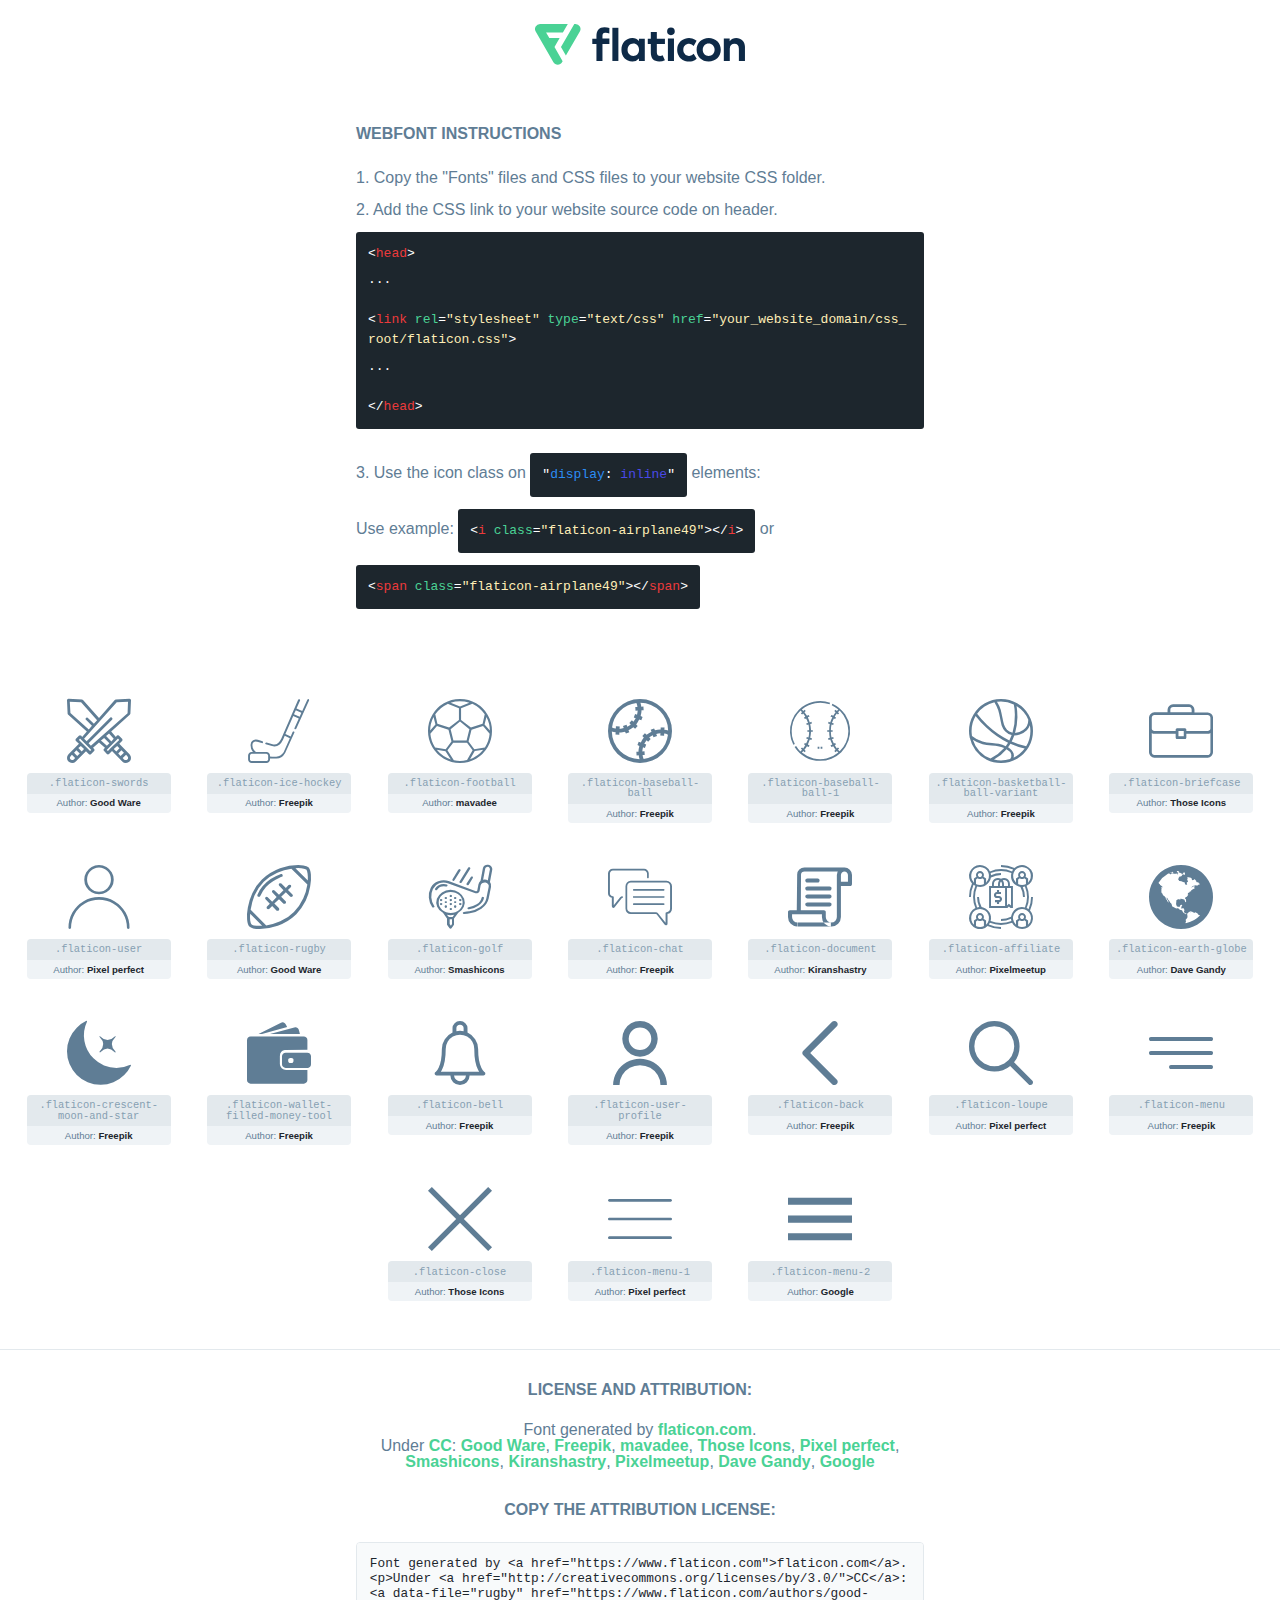
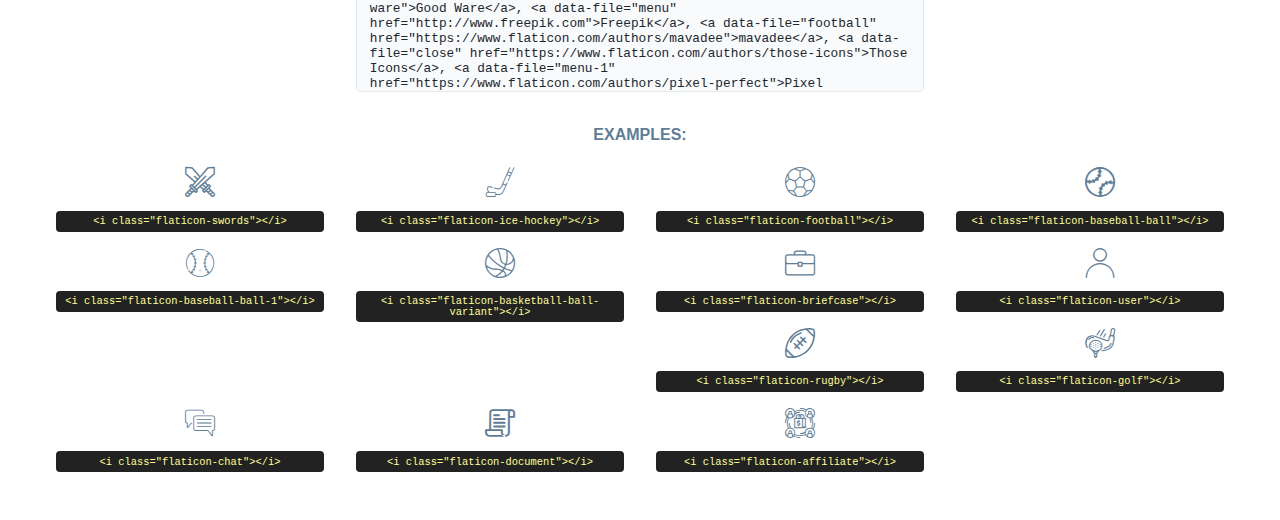
<file: assets/icons/cs/flaticon.html>
<!DOCTYPE html>
<html lang="en">
<head>
    <title>Flaticon Webfont</title>
    <link rel="stylesheet" type="text/css" href="flaticon.css"/>
    <meta charset="UTF-8">
    <style>
        html, body, div, span, applet, object, iframe,
        h1, h2, h3, h4, h5, h6, p, blockquote, pre,
        a, abbr, acronym, address, big, cite, code,
        del, dfn, em, img, ins, kbd, q, s, samp,
        small, strike, strong, sub, sup, tt, var,
        b, u, i, center,
        dl, dt, dd, ol, ul, li,
        fieldset, form, label, legend,
        table, caption, tbody, tfoot, thead, tr, th, td,
        article, aside, canvas, details, embed,
        figure, figcaption, footer, header, hgroup,
        menu, nav, output, ruby, section, summary,
        time, mark, audio, video {
            margin: 0;
            padding: 0;
            border: 0;
            font-size: 100%;
            font: inherit;
            vertical-align: baseline;
        }

        /* HTML5 display-role reset for older browsers */
        article, aside, details, figcaption, figure,
        footer, header, hgroup, menu, nav, section {
            display: block;
        }

        body {
            line-height: 1;
        }

        ol, ul {
            list-style: none;
        }

        blockquote, q {
            quotes: none;
        }

        blockquote:before, blockquote:after,
        q:before, q:after {
            content: '';
            content: none;
        }

        table {
            border-collapse: collapse;
            border-spacing: 0;
        }

        body {
            font-family: Helvetica, Arial, sans-serif;
            font-size: 16px;
            color: #5f7d95;
        }

        a {
            color: #4AD295;
            font-weight: bold;
            text-decoration: none;
        }

        * {
            -moz-box-sizing: border-box;
            -webkit-box-sizing: border-box;
            box-sizing: border-box;
            margin: 0;
            padding: 0;
        }

        [class^="flaticon-"]:before, [class*=" flaticon-"]:before, [class^="flaticon-"]:after, [class*=" flaticon-"]:after {
            font-family: Flaticon;
            font-size: 30px;
            font-style: normal;
            margin-left: 20px;
            color: #333;
        }

        .wrapper {
            max-width: 600px;
            margin: auto;
            padding: 0 1em;
        }

        .title {
            margin-bottom: 24px;
            text-transform: uppercase;
            font-weight: bold;
        }

        header {
            text-align: center;
            padding: 24px;
        }

        header .logo {
            width: 210px;
            height: auto;
            border: none;
            display: inline-block;
        }

        header strong {
            font-size: 28px;
            font-weight: 500;
            vertical-align: middle;
        }

        .demo {
            margin: 2em auto;
            line-height: 1.25em;
        }

        .demo ul li {
            margin-bottom: 12px;
        }

        .demo ul li code {
            background-color: #1D262D;
            border-radius: 3px;
            padding: 12px;
            display: inline-block;
            color: #fff;
            font-family: Consolas, Monaco, Lucida Console, Liberation Mono, DejaVu Sans Mono, Bitstream Vera Sans Mono, Courier New, monospace;
            font-weight: lighter;
            margin-top: 12px;
            font-size: 13px;
            word-break: break-all;
        }

        .demo ul li code .red {
            color: #EC3A3B;
        }

        .demo ul li code .green {
            color: #4AD295;
        }

        .demo ul li code .yellow {
            color: #FFEEB6;
        }

        .demo ul li code .blue {
            color: #2C8CF4;
        }

        .demo ul li code .purple {
            color: #4949E7;
        }

        .demo ul li code .dots {
            margin-top: 0.5em;
            display: block;
        }

        #glyphs {
            border-bottom: 1px solid #E3E9ED;
            padding: 2em 0;
            text-align: center;
        }

        .glyph {
            display: inline-block;
            width: 9em;
            margin: 1em;
            text-align: center;
            vertical-align: top;
            background: #FFF;
        }

        .glyph .flaticon {
            padding: 10px;
            display: block;
            font-family: "Flaticon";
            font-size: 64px;
            line-height: 1;
        }

        .glyph .flaticon:before {
            font-size: 64px;
            color: #5f7d95;
            margin-left: 0;
        }

        .class-name {
            font-size: 0.65em;
            background-color: #E3E9ED;
            color: #869FB2;
            border-radius: 4px 4px 0 0;
            padding: 0.5em;
            font-family: Consolas, Monaco, Lucida Console, Liberation Mono, DejaVu Sans Mono, Bitstream Vera Sans Mono, Courier New, monospace;
        }

        .author-name {
            font-size: 0.6em;
            background-color: #EFF3F6;
            border-top: 0;
            border-radius: 0 0 4px 4px;
            padding: 0.5em;
        }

        .author-name a {
            color: #1D262D;
        }

        .class-name:last-child {
            font-size: 10px;
            color: #888;
        }

        .class-name:last-child a {
            font-size: 10px;
            color: #555;
        }

        .glyph > input {
            display: block;
            width: 100px;
            margin: 5px auto;
            text-align: center;
            font-size: 12px;
            cursor: text;
        }

        .glyph > input.icon-input {
            font-family: "Flaticon";
            font-size: 16px;
            margin-bottom: 10px;
        }

        .attribution .title {
            margin-top: 2em;
        }

        .attribution textarea {
            background-color: #F8FAFB;
            color: #1D262D;
            padding: 1em;
            border: none;
            box-shadow: none;
            border: 1px solid #E3E9ED;
            border-radius: 4px;
            resize: none;
            width: 100%;
            height: 150px;
            font-size: 0.8em;
            font-family: Consolas, Monaco, Lucida Console, Liberation Mono, DejaVu Sans Mono, Bitstream Vera Sans Mono, Courier New, monospace;
            -webkit-appearance: none;
        }

        .attribution textarea:hover {
            border-color: #CFD9E0;
        }

        .attribution textarea:focus {
            border-color: #4AD295;
        }

        .iconsuse {
            margin: 2em auto;
            text-align: center;
            max-width: 1200px;
        }

        .iconsuse:after {
            content: '';
            display: table;
            clear: both;
        }

        .iconsuse .image {
            float: left;
            width: 25%;
            padding: 0 1em;
        }

        .iconsuse .image p {
            margin-bottom: 1em;
        }

        .iconsuse .image span {
            display: block;
            font-size: 0.65em;
            background-color: #222;
            color: #fff;
            border-radius: 4px;
            padding: 0.5em;
            color: #FFFF99;
            margin-top: 1em;
            font-family: Consolas, Monaco, Lucida Console, Liberation Mono, DejaVu Sans Mono, Bitstream Vera Sans Mono, Courier New, monospace;
        }

        .flaticon:before {
            color: #5f7d95;
        }

        #footer {
            text-align: center;
            background-color: #1D262D;
            color: #869FB2;
            padding: 12px;
            font-size: 14px;
        }

        #footer a {
            font-weight: normal;
        }

        @media (max-width: 960px) {
            .iconsuse .image {
                width: 50%;
            }
        }

        .preview {
            width: 100px;
            display: inline-block;
            margin: 10px;
        }

        .preview .inner {
            display: inline-block;
            width: 100%;
            text-align: center;
            background: #f5f5f5;
            -webkit-border-radius: 3px 3px 0 0;
            -moz-border-radius: 3px 3px 0 0;
            border-radius: 3px 3px 0 0;
        }

        .preview .inner  {
            line-height: 85px;
            font-size: 40px;
            color: #333;
        }

        .label {
            display: inline-block;
            width: 100%;
            box-sizing: border-box;
            padding: 5px;
            font-size: 10px;
            font-family: Monaco, monospace;
            color: #666;
            white-space: nowrap;
            overflow: hidden;
            text-overflow: ellipsis;
            background: #ddd;
            -webkit-border-radius: 0 0 3px 3px;
            -moz-border-radius: 0 0 3px 3px;
            border-radius: 0 0 3px 3px;
            color: #666;
        }
    </style>
</head>
<body>
    <header>
        <a href="https://www.flaticon.com/" target="_blank" class="logo">
            <svg xmlns="http://www.w3.org/2000/svg" viewBox="0 0 394.3 76.5">
                <path d="M156.6,69.4H145.3V7.1h11.3Z" style="fill:#0e2a47"/>
                <path d="M206.2,69.4h-11V64.8a15.4,15.4,0,0,1-12.6,5.7c-11.6,0-20.3-9.5-20.3-22.1s8.8-22.1,20.3-22.1a15.4,15.4,0,0,1,12.6,5.8V27.5h11Zm-32.4-21c0,6.4,4.2,11.6,10.8,11.6s10.8-4.9,10.8-11.6-4.4-11.6-10.8-11.6S173.9,42,173.9,48.4Z"
                      style="fill:#0e2a47"/>
                <path d="M262.5,13.7a7.2,7.2,0,0,1-14.4,0,7.2,7.2,0,1,1,14.4,0ZM261,69.4H249.6v-42H261Z"
                      style="fill:#0e2a47"/>
                <path id="_Trazado_" data-name="&lt;Trazado&gt;"
                      d="M139.6,17.8a16.6,16.6,0,0,0-8-1.4c-3.2.4-4.9,2-4.9,5.9v5.1h13V37.5h-13v32H115.4v-32h-7.8v-10h7.8V22.2c0-9.9,5.2-16.3,15-16.3a23.4,23.4,0,0,1,9.3,1.8Z"
                      style="fill:#0e2a47"/>
                <path d="M235.1,60c-3.5,0-6.3-1.9-6.3-7.1V37.5H244v-10H228.8V15H217.5V27.5h-5.7v10h5.7V53.7c0,10.9,5.3,16.8,15.7,16.8A22.9,22.9,0,0,0,244,68l-4.3-9.1A12.3,12.3,0,0,1,235.1,60Z"
                      style="fill:#0e2a47"/>
                <path d="M348.9,48.4c0,12.6-9.7,22.1-22.7,22.1s-22.7-9.4-22.7-22.1,9.6-22.1,22.7-22.1S348.9,35.8,348.9,48.4Zm-33.9,0c0,6.8,4.8,11.6,11.1,11.6s11.2-4.8,11.2-11.6-4.8-11.6-11.2-11.6S315.1,41.6,315.1,48.4Z"
                      style="fill:#0e2a47"/>
                <path d="M394.3,42.7V69.4H382.9V46.3c0-6.1-3-9.4-8.2-9.4s-8.9,3.2-8.9,9.5v23H354.6v-42h11v4.9c3-4.5,7.6-6.1,12.3-6.1C387.5,26.3,394.3,33,394.3,42.7Z"
                      style="fill:#0e2a47"/>
                <path d="M298,55.7h0a12.4,12.4,0,0,1-8.2,4.2h-.9l-1.8-.2a10,10,0,0,1-7.4-5.6,13.2,13.2,0,0,1-1.2-5.8,13,13,0,0,1,1.3-5.9,10.1,10.1,0,0,1,7.5-5.5h2.4a11.7,11.7,0,0,1,8.3,4.2l5.5-9.6a19.9,19.9,0,0,0-8.1-4.3,23.4,23.4,0,0,0-6.1-.8,25.2,25.2,0,0,0-7.5,1.1,20.9,20.9,0,0,0-8,4.6,21.9,21.9,0,0,0-6.8,16.4,21.9,21.9,0,0,0,6.7,16.3,20.9,20.9,0,0,0,8,4.6,25.2,25.2,0,0,0,7.7,1.2,23.6,23.6,0,0,0,6.2-.8,20,20,0,0,0,8.1-4.4Z"
                      style="fill:#0e2a47"/>
                <path d="M46.3,26.5H26.9L20.8,16H52.4L61.6,0H9.4A9.3,9.3,0,0,0,1.3,4.7a9.3,9.3,0,0,0,0,9.4L34.6,71.8a9.4,9.4,0,0,0,16.2,0l1.1-1.9L36.6,43.3Z"
                      style="fill:#4ad295"/>
                <path d="M84.2,4.7A9.3,9.3,0,0,0,76.1,0H73.8l-25,43.3,9.2,16L84.2,14A9.3,9.3,0,0,0,84.2,4.7Z"
                      style="fill:#4ad295"/>
            </svg>
        </a>
    </header>
    <section class="demo wrapper">

        <p class="title">Webfont Instructions</p>

        <ul>
            <li>
                <span class="num">1. </span>Copy the "Fonts" files and CSS files to your website CSS folder.
            </li>
            <li>
                <span class="num">2. </span>Add the CSS link to your website source code on header.
                <code class="big">
                    &lt;<span class="red">head</span>&gt;
                    <br/><span class="dots">...</span>
                    <br/>&lt;<span class="red">link</span> <span class="green">rel</span>=<span
                        class="yellow">"stylesheet"</span> <span class="green">type</span>=<span
                        class="yellow">"text/css"</span> <span class="green">href</span>=<span class="yellow">"your_website_domain/css_root/flaticon.css"</span>&gt;
                    <br/><span class="dots">...</span>
                    <br/>&lt;/<span class="red">head</span>&gt;
                </code>
            </li>

            <li>
                <p>
                    <span class="num">3. </span>Use the icon class on <code>"<span class="blue">display</span>:<span
                        class="purple"> inline</span>"</code> elements:
                    <br/>
                    Use example: <code>&lt;<span class="red">i</span> <span class="green">class</span>=<span class="yellow">&quot;flaticon-airplane49&quot;</span>&gt;&lt;/<span
                        class="red">i</span>&gt;</code> or <code>&lt;<span class="red">span</span> <span
                        class="green">class</span>=<span class="yellow">&quot;flaticon-airplane49&quot;</span>&gt;&lt;/<span
                        class="red">span</span>&gt;</code>
            </li>
        </ul>

    </section>
    <section id="glyphs">
            <div class="glyph">
                <i class="flaticon flaticon-swords"></i>
                <div class="class-name">.flaticon-swords</div>
                <div class="author-name">Author: <a data-file="swords" href="https://www.flaticon.com/authors/good-ware">Good Ware</a> </div>
            </div>

            <div class="glyph">
                <i class="flaticon flaticon-ice-hockey"></i>
                <div class="class-name">.flaticon-ice-hockey</div>
                <div class="author-name">Author: <a data-file="ice-hockey" href="http://www.freepik.com">Freepik</a> </div>
            </div>

            <div class="glyph">
                <i class="flaticon flaticon-football"></i>
                <div class="class-name">.flaticon-football</div>
                <div class="author-name">Author: <a data-file="football" href="https://www.flaticon.com/authors/mavadee">mavadee</a> </div>
            </div>

            <div class="glyph">
                <i class="flaticon flaticon-baseball-ball"></i>
                <div class="class-name">.flaticon-baseball-ball</div>
                <div class="author-name">Author: <a data-file="baseball-ball" href="http://www.freepik.com">Freepik</a> </div>
            </div>

            <div class="glyph">
                <i class="flaticon flaticon-baseball-ball-1"></i>
                <div class="class-name">.flaticon-baseball-ball-1</div>
                <div class="author-name">Author: <a data-file="baseball-ball-1" href="http://www.freepik.com">Freepik</a> </div>
            </div>

            <div class="glyph">
                <i class="flaticon flaticon-basketball-ball-variant"></i>
                <div class="class-name">.flaticon-basketball-ball-variant</div>
                <div class="author-name">Author: <a data-file="basketball-ball-variant" href="http://www.freepik.com">Freepik</a> </div>
            </div>

            <div class="glyph">
                <i class="flaticon flaticon-briefcase"></i>
                <div class="class-name">.flaticon-briefcase</div>
                <div class="author-name">Author: <a data-file="briefcase" href="https://www.flaticon.com/authors/those-icons">Those Icons</a> </div>
            </div>

            <div class="glyph">
                <i class="flaticon flaticon-user"></i>
                <div class="class-name">.flaticon-user</div>
                <div class="author-name">Author: <a data-file="user" href="https://www.flaticon.com/authors/pixel-perfect">Pixel perfect</a> </div>
            </div>

            <div class="glyph">
                <i class="flaticon flaticon-rugby"></i>
                <div class="class-name">.flaticon-rugby</div>
                <div class="author-name">Author: <a data-file="rugby" href="https://www.flaticon.com/authors/good-ware">Good Ware</a> </div>
            </div>

            <div class="glyph">
                <i class="flaticon flaticon-golf"></i>
                <div class="class-name">.flaticon-golf</div>
                <div class="author-name">Author: <a data-file="golf" href="https://www.flaticon.com/authors/smashicons">Smashicons</a> </div>
            </div>

            <div class="glyph">
                <i class="flaticon flaticon-chat"></i>
                <div class="class-name">.flaticon-chat</div>
                <div class="author-name">Author: <a data-file="chat" href="http://www.freepik.com">Freepik</a> </div>
            </div>

            <div class="glyph">
                <i class="flaticon flaticon-document"></i>
                <div class="class-name">.flaticon-document</div>
                <div class="author-name">Author: <a data-file="document" href="https://www.flaticon.com/authors/kiranshastry">Kiranshastry</a> </div>
            </div>

            <div class="glyph">
                <i class="flaticon flaticon-affiliate"></i>
                <div class="class-name">.flaticon-affiliate</div>
                <div class="author-name">Author: <a data-file="affiliate" href="https://www.flaticon.com/authors/pixelmeetup">Pixelmeetup</a> </div>
            </div>

            <div class="glyph">
                <i class="flaticon flaticon-earth-globe"></i>
                <div class="class-name">.flaticon-earth-globe</div>
                <div class="author-name">Author: <a data-file="earth-globe" href="https://www.flaticon.com/authors/dave-gandy">Dave Gandy</a> </div>
            </div>

            <div class="glyph">
                <i class="flaticon flaticon-crescent-moon-and-star"></i>
                <div class="class-name">.flaticon-crescent-moon-and-star</div>
                <div class="author-name">Author: <a data-file="crescent-moon-and-star" href="http://www.freepik.com">Freepik</a> </div>
            </div>

            <div class="glyph">
                <i class="flaticon flaticon-wallet-filled-money-tool"></i>
                <div class="class-name">.flaticon-wallet-filled-money-tool</div>
                <div class="author-name">Author: <a data-file="wallet-filled-money-tool" href="http://www.freepik.com">Freepik</a> </div>
            </div>

            <div class="glyph">
                <i class="flaticon flaticon-bell"></i>
                <div class="class-name">.flaticon-bell</div>
                <div class="author-name">Author: <a data-file="bell" href="http://www.freepik.com">Freepik</a> </div>
            </div>

            <div class="glyph">
                <i class="flaticon flaticon-user-profile"></i>
                <div class="class-name">.flaticon-user-profile</div>
                <div class="author-name">Author: <a data-file="user-profile" href="http://www.freepik.com">Freepik</a> </div>
            </div>

            <div class="glyph">
                <i class="flaticon flaticon-back"></i>
                <div class="class-name">.flaticon-back</div>
                <div class="author-name">Author: <a data-file="back" href="http://www.freepik.com">Freepik</a> </div>
            </div>

            <div class="glyph">
                <i class="flaticon flaticon-loupe"></i>
                <div class="class-name">.flaticon-loupe</div>
                <div class="author-name">Author: <a data-file="loupe" href="https://www.flaticon.com/authors/pixel-perfect">Pixel perfect</a> </div>
            </div>

            <div class="glyph">
                <i class="flaticon flaticon-menu"></i>
                <div class="class-name">.flaticon-menu</div>
                <div class="author-name">Author: <a data-file="menu" href="http://www.freepik.com">Freepik</a> </div>
            </div>

            <div class="glyph">
                <i class="flaticon flaticon-close"></i>
                <div class="class-name">.flaticon-close</div>
                <div class="author-name">Author: <a data-file="close" href="https://www.flaticon.com/authors/those-icons">Those Icons</a> </div>
            </div>

            <div class="glyph">
                <i class="flaticon flaticon-menu-1"></i>
                <div class="class-name">.flaticon-menu-1</div>
                <div class="author-name">Author: <a data-file="menu-1" href="https://www.flaticon.com/authors/pixel-perfect">Pixel perfect</a> </div>
            </div>

            <div class="glyph">
                <i class="flaticon flaticon-menu-2"></i>
                <div class="class-name">.flaticon-menu-2</div>
                <div class="author-name">Author: <a data-file="menu-2" href="https://www.flaticon.com/authors/google">Google</a> </div>
            </div>

    </section>

    <section class="attribution wrapper"   style="text-align:center;">

        <div class="title">License and attribution:</div><div class="attrDiv">Font generated by <a href="https://www.flaticon.com">flaticon.com</a>. <div><p>Under <a href="http://creativecommons.org/licenses/by/3.0/">CC</a>: <a data-file="rugby" href="https://www.flaticon.com/authors/good-ware">Good Ware</a>, <a data-file="menu" href="http://www.freepik.com">Freepik</a>, <a data-file="football" href="https://www.flaticon.com/authors/mavadee">mavadee</a>, <a data-file="close" href="https://www.flaticon.com/authors/those-icons">Those Icons</a>, <a data-file="menu-1" href="https://www.flaticon.com/authors/pixel-perfect">Pixel perfect</a>, <a data-file="golf" href="https://www.flaticon.com/authors/smashicons">Smashicons</a>, <a data-file="document" href="https://www.flaticon.com/authors/kiranshastry">Kiranshastry</a>, <a data-file="affiliate" href="https://www.flaticon.com/authors/pixelmeetup">Pixelmeetup</a>, <a data-file="earth-globe" href="https://www.flaticon.com/authors/dave-gandy">Dave Gandy</a>, <a data-file="menu-2" href="https://www.flaticon.com/authors/google">Google</a></p>  </div>
        </div>
        <div class="title">Copy the Attribution License:</div>

        <textarea onclick="this.focus();this.select();">Font generated by &lt;a href=&quot;https://www.flaticon.com&quot;&gt;flaticon.com&lt;/a&gt;. <p>Under <a href="http://creativecommons.org/licenses/by/3.0/">CC</a>: <a data-file="rugby" href="https://www.flaticon.com/authors/good-ware">Good Ware</a>, <a data-file="menu" href="http://www.freepik.com">Freepik</a>, <a data-file="football" href="https://www.flaticon.com/authors/mavadee">mavadee</a>, <a data-file="close" href="https://www.flaticon.com/authors/those-icons">Those Icons</a>, <a data-file="menu-1" href="https://www.flaticon.com/authors/pixel-perfect">Pixel perfect</a>, <a data-file="golf" href="https://www.flaticon.com/authors/smashicons">Smashicons</a>, <a data-file="document" href="https://www.flaticon.com/authors/kiranshastry">Kiranshastry</a>, <a data-file="affiliate" href="https://www.flaticon.com/authors/pixelmeetup">Pixelmeetup</a>, <a data-file="earth-globe" href="https://www.flaticon.com/authors/dave-gandy">Dave Gandy</a>, <a data-file="menu-2" href="https://www.flaticon.com/authors/google">Google</a></p> 
        </textarea>

    </section>

    <section class="iconsuse">

        <div class="title">Examples:</div>
            <div class="image">
                <p>
                    <i class="flaticon flaticon-swords"></i>
                    <span>&lt;i class=&quot;flaticon-swords&quot;&gt;&lt;/i&gt;</span>
                </p>
            </div>
            <div class="image">
                <p>
                    <i class="flaticon flaticon-ice-hockey"></i>
                    <span>&lt;i class=&quot;flaticon-ice-hockey&quot;&gt;&lt;/i&gt;</span>
                </p>
            </div>
            <div class="image">
                <p>
                    <i class="flaticon flaticon-football"></i>
                    <span>&lt;i class=&quot;flaticon-football&quot;&gt;&lt;/i&gt;</span>
                </p>
            </div>
            <div class="image">
                <p>
                    <i class="flaticon flaticon-baseball-ball"></i>
                    <span>&lt;i class=&quot;flaticon-baseball-ball&quot;&gt;&lt;/i&gt;</span>
                </p>
            </div>
            <div class="image">
                <p>
                    <i class="flaticon flaticon-baseball-ball-1"></i>
                    <span>&lt;i class=&quot;flaticon-baseball-ball-1&quot;&gt;&lt;/i&gt;</span>
                </p>
            </div>
            <div class="image">
                <p>
                    <i class="flaticon flaticon-basketball-ball-variant"></i>
                    <span>&lt;i class=&quot;flaticon-basketball-ball-variant&quot;&gt;&lt;/i&gt;</span>
                </p>
            </div>
            <div class="image">
                <p>
                    <i class="flaticon flaticon-briefcase"></i>
                    <span>&lt;i class=&quot;flaticon-briefcase&quot;&gt;&lt;/i&gt;</span>
                </p>
            </div>
            <div class="image">
                <p>
                    <i class="flaticon flaticon-user"></i>
                    <span>&lt;i class=&quot;flaticon-user&quot;&gt;&lt;/i&gt;</span>
                </p>
            </div>
            <div class="image">
                <p>
                    <i class="flaticon flaticon-rugby"></i>
                    <span>&lt;i class=&quot;flaticon-rugby&quot;&gt;&lt;/i&gt;</span>
                </p>
            </div>
            <div class="image">
                <p>
                    <i class="flaticon flaticon-golf"></i>
                    <span>&lt;i class=&quot;flaticon-golf&quot;&gt;&lt;/i&gt;</span>
                </p>
            </div>
            <div class="image">
                <p>
                    <i class="flaticon flaticon-chat"></i>
                    <span>&lt;i class=&quot;flaticon-chat&quot;&gt;&lt;/i&gt;</span>
                </p>
            </div>
            <div class="image">
                <p>
                    <i class="flaticon flaticon-document"></i>
                    <span>&lt;i class=&quot;flaticon-document&quot;&gt;&lt;/i&gt;</span>
                </p>
            </div>
            <div class="image">
                <p>
                    <i class="flaticon flaticon-affiliate"></i>
                    <span>&lt;i class=&quot;flaticon-affiliate&quot;&gt;&lt;/i&gt
</file>
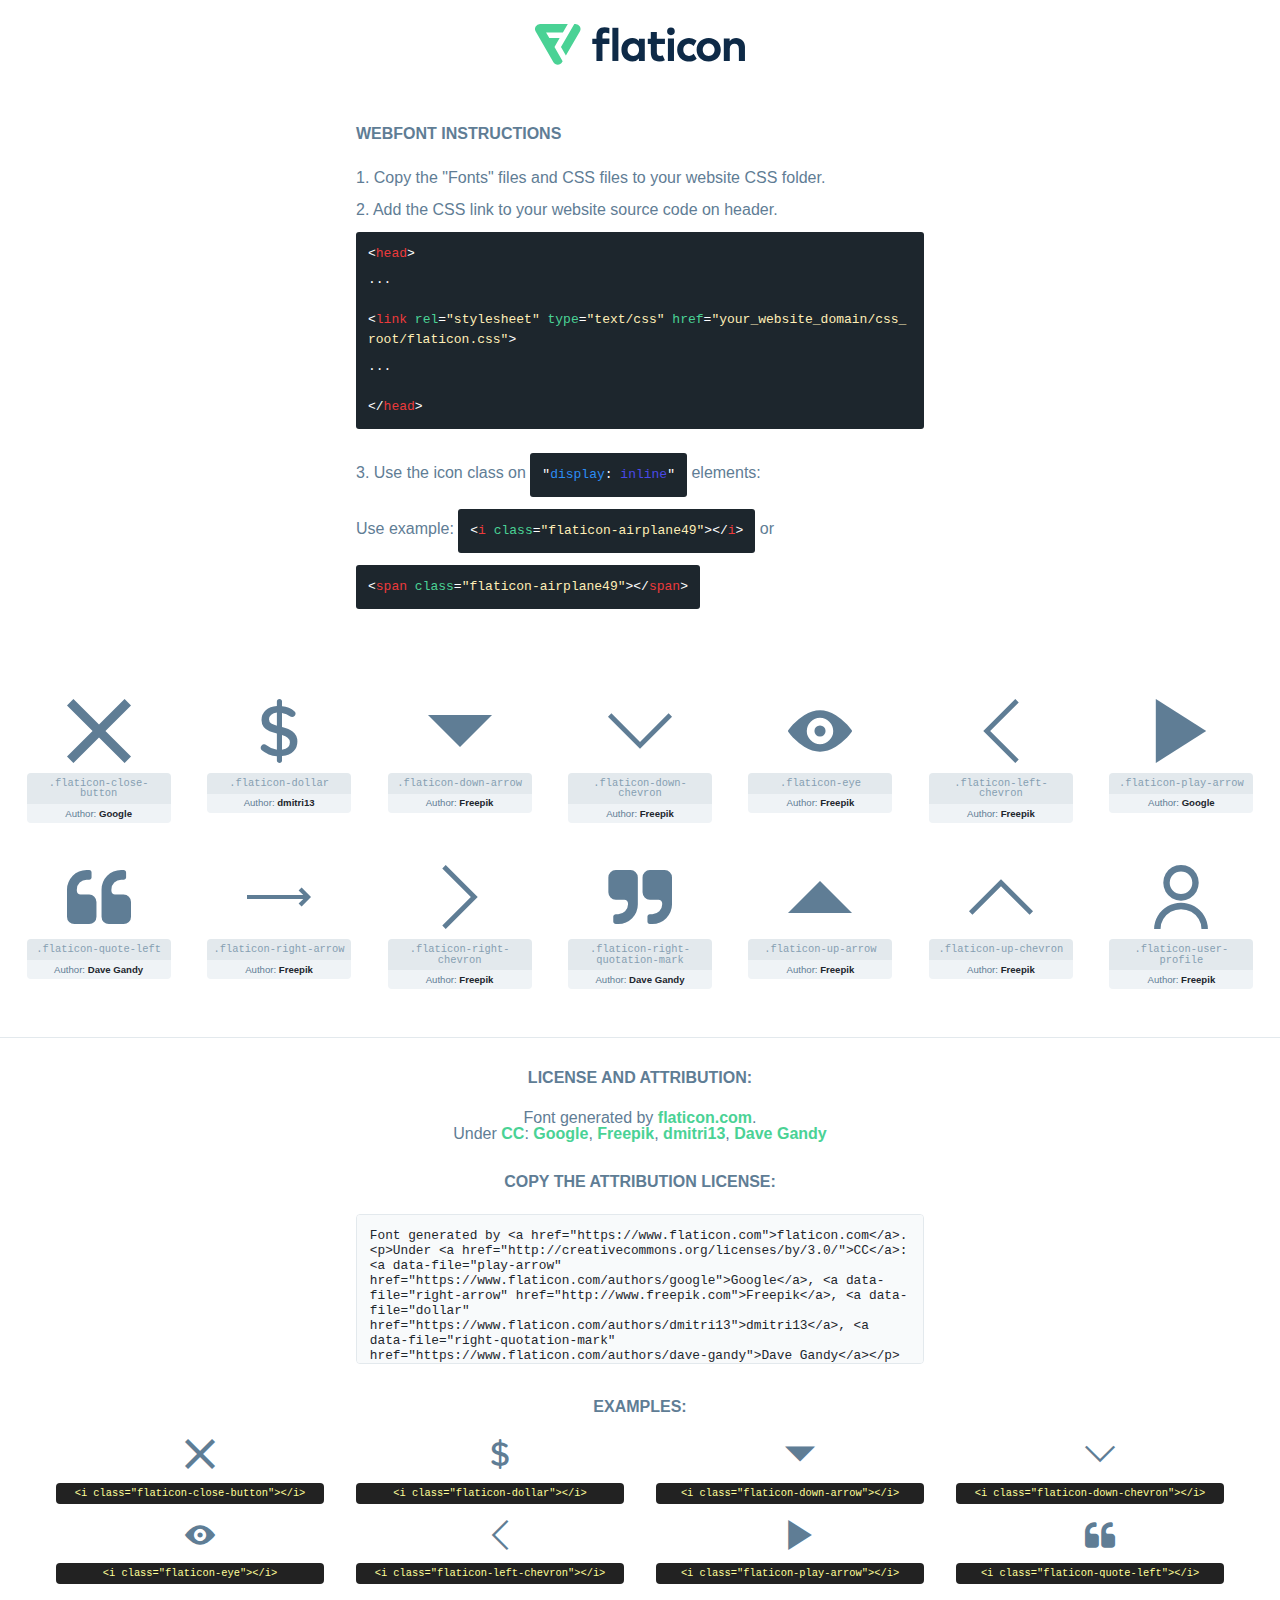
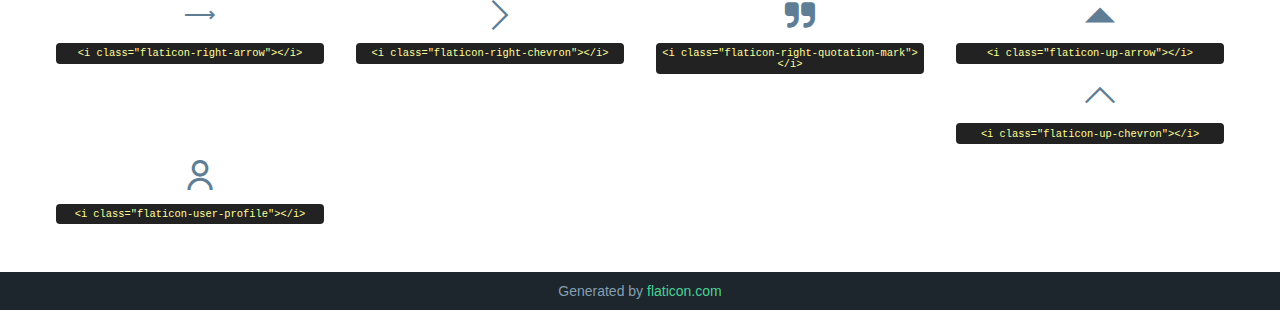
<file: assets/icons/flat_icon/flaticon.html>
<!DOCTYPE html>
<html lang="en">
<head>
    <title>Flaticon Webfont</title>
    <link rel="stylesheet" type="text/css" href="flaticon.css"/>
    <meta charset="UTF-8">
    <style>
        html, body, div, span, applet, object, iframe,
        h1, h2, h3, h4, h5, h6, p, blockquote, pre,
        a, abbr, acronym, address, big, cite, code,
        del, dfn, em, img, ins, kbd, q, s, samp,
        small, strike, strong, sub, sup, tt, var,
        b, u, i, center,
        dl, dt, dd, ol, ul, li,
        fieldset, form, label, legend,
        table, caption, tbody, tfoot, thead, tr, th, td,
        article, aside, canvas, details, embed,
        figure, figcaption, footer, header, hgroup,
        menu, nav, output, ruby, section, summary,
        time, mark, audio, video {
            margin: 0;
            padding: 0;
            border: 0;
            font-size: 100%;
            font: inherit;
            vertical-align: baseline;
        }

        /* HTML5 display-role reset for older browsers */
        article, aside, details, figcaption, figure,
        footer, header, hgroup, menu, nav, section {
            display: block;
        }

        body {
            line-height: 1;
        }

        ol, ul {
            list-style: none;
        }

        blockquote, q {
            quotes: none;
        }

        blockquote:before, blockquote:after,
        q:before, q:after {
            content: '';
            content: none;
        }

        table {
            border-collapse: collapse;
            border-spacing: 0;
        }

        body {
            font-family: Helvetica, Arial, sans-serif;
            font-size: 16px;
            color: #5f7d95;
        }

        a {
            color: #4AD295;
            font-weight: bold;
            text-decoration: none;
        }

        * {
            -moz-box-sizing: border-box;
            -webkit-box-sizing: border-box;
            box-sizing: border-box;
            margin: 0;
            padding: 0;
        }

        [class^="flaticon-"]:before, [class*=" flaticon-"]:before, [class^="flaticon-"]:after, [class*=" flaticon-"]:after {
            font-family: Flaticon;
            font-size: 30px;
            font-style: normal;
            margin-left: 20px;
            color: #333;
        }

        .wrapper {
            max-width: 600px;
            margin: auto;
            padding: 0 1em;
        }

        .title {
            margin-bottom: 24px;
            text-transform: uppercase;
            font-weight: bold;
        }

        header {
            text-align: center;
            padding: 24px;
        }

        header .logo {
            width: 210px;
            height: auto;
            border: none;
            display: inline-block;
        }

        header strong {
            font-size: 28px;
            font-weight: 500;
            vertical-align: middle;
        }

        .demo {
            margin: 2em auto;
            line-height: 1.25em;
        }

        .demo ul li {
            margin-bottom: 12px;
        }

        .demo ul li code {
            background-color: #1D262D;
            border-radius: 3px;
            padding: 12px;
            display: inline-block;
            color: #fff;
            font-family: Consolas, Monaco, Lucida Console, Liberation Mono, DejaVu Sans Mono, Bitstream Vera Sans Mono, Courier New, monospace;
            font-weight: lighter;
            margin-top: 12px;
            font-size: 13px;
            word-break: break-all;
        }

        .demo ul li code .red {
            color: #EC3A3B;
        }

        .demo ul li code .green {
            color: #4AD295;
        }

        .demo ul li code .yellow {
            color: #FFEEB6;
        }

        .demo ul li code .blue {
            color: #2C8CF4;
        }

        .demo ul li code .purple {
            color: #4949E7;
        }

        .demo ul li code .dots {
            margin-top: 0.5em;
            display: block;
        }

        #glyphs {
            border-bottom: 1px solid #E3E9ED;
            padding: 2em 0;
            text-align: center;
        }

        .glyph {
            display: inline-block;
            width: 9em;
            margin: 1em;
            text-align: center;
            vertical-align: top;
            background: #FFF;
        }

        .glyph .flaticon {
            padding: 10px;
            display: block;
            font-family: "Flaticon";
            font-size: 64px;
            line-height: 1;
        }

        .glyph .flaticon:before {
            font-size: 64px;
            color: #5f7d95;
            margin-left: 0;
        }

        .class-name {
            font-size: 0.65em;
            background-color: #E3E9ED;
            color: #869FB2;
            border-radius: 4px 4px 0 0;
            padding: 0.5em;
            font-family: Consolas, Monaco, Lucida Console, Liberation Mono, DejaVu Sans Mono, Bitstream Vera Sans Mono, Courier New, monospace;
        }

        .author-name {
            font-size: 0.6em;
            background-color: #EFF3F6;
            border-top: 0;
            border-radius: 0 0 4px 4px;
            padding: 0.5em;
        }

        .author-name a {
            color: #1D262D;
        }

        .class-name:last-child {
            font-size: 10px;
            color: #888;
        }

        .class-name:last-child a {
            font-size: 10px;
            color: #555;
        }

        .glyph > input {
            display: block;
            width: 100px;
            margin: 5px auto;
            text-align: center;
            font-size: 12px;
            cursor: text;
        }

        .glyph > input.icon-input {
            font-family: "Flaticon";
            font-size: 16px;
            margin-bottom: 10px;
        }

        .attribution .title {
            margin-top: 2em;
        }

        .attribution textarea {
            background-color: #F8FAFB;
            color: #1D262D;
            padding: 1em;
            border: none;
            box-shadow: none;
            border: 1px solid #E3E9ED;
            border-radius: 4px;
            resize: none;
            width: 100%;
            height: 150px;
            font-size: 0.8em;
            font-family: Consolas, Monaco, Lucida Console, Liberation Mono, DejaVu Sans Mono, Bitstream Vera Sans Mono, Courier New, monospace;
            -webkit-appearance: none;
        }

        .attribution textarea:hover {
            border-color: #CFD9E0;
        }

        .attribution textarea:focus {
            border-color: #4AD295;
        }

        .iconsuse {
            margin: 2em auto;
            text-align: center;
            max-width: 1200px;
        }

        .iconsuse:after {
            content: '';
            display: table;
            clear: both;
        }

        .iconsuse .image {
            float: left;
            width: 25%;
            padding: 0 1em;
        }

        .iconsuse .image p {
            margin-bottom: 1em;
        }

        .iconsuse .image span {
            display: block;
            font-size: 0.65em;
            background-color: #222;
            color: #fff;
            border-radius: 4px;
            padding: 0.5em;
            color: #FFFF99;
            margin-top: 1em;
            font-family: Consolas, Monaco, Lucida Console, Liberation Mono, DejaVu Sans Mono, Bitstream Vera Sans Mono, Courier New, monospace;
        }

        .flaticon:before {
            color: #5f7d95;
        }

        #footer {
            text-align: center;
            background-color: #1D262D;
            color: #869FB2;
            padding: 12px;
            font-size: 14px;
        }

        #footer a {
            font-weight: normal;
        }

        @media (max-width: 960px) {
            .iconsuse .image {
                width: 50%;
            }
        }

        .preview {
            width: 100px;
            display: inline-block;
            margin: 10px;
        }

        .preview .inner {
            display: inline-block;
            width: 100%;
            text-align: center;
            background: #f5f5f5;
            -webkit-border-radius: 3px 3px 0 0;
            -moz-border-radius: 3px 3px 0 0;
            border-radius: 3px 3px 0 0;
        }

        .preview .inner  {
            line-height: 85px;
            font-size: 40px;
            color: #333;
        }

        .label {
            display: inline-block;
            width: 100%;
            box-sizing: border-box;
            padding: 5px;
            font-size: 10px;
            font-family: Monaco, monospace;
            color: #666;
            white-space: nowrap;
            overflow: hidden;
            text-overflow: ellipsis;
            background: #ddd;
            -webkit-border-radius: 0 0 3px 3px;
            -moz-border-radius: 0 0 3px 3px;
            border-radius: 0 0 3px 3px;
            color: #666;
        }
    </style>
</head>
<body>
    <header>
        <a href="https://www.flaticon.com/" target="_blank" class="logo">
            <svg xmlns="http://www.w3.org/2000/svg" viewBox="0 0 394.3 76.5">
                <path d="M156.6,69.4H145.3V7.1h11.3Z" style="fill:#0e2a47"/>
                <path d="M206.2,69.4h-11V64.8a15.4,15.4,0,0,1-12.6,5.7c-11.6,0-20.3-9.5-20.3-22.1s8.8-22.1,20.3-22.1a15.4,15.4,0,0,1,12.6,5.8V27.5h11Zm-32.4-21c0,6.4,4.2,11.6,10.8,11.6s10.8-4.9,10.8-11.6-4.4-11.6-10.8-11.6S173.9,42,173.9,48.4Z"
                      style="fill:#0e2a47"/>
                <path d="M262.5,13.7a7.2,7.2,0,0,1-14.4,0,7.2,7.2,0,1,1,14.4,0ZM261,69.4H249.6v-42H261Z"
                      style="fill:#0e2a47"/>
                <path id="_Trazado_" data-name="&lt;Trazado&gt;"
                      d="M139.6,17.8a16.6,16.6,0,0,0-8-1.4c-3.2.4-4.9,2-4.9,5.9v5.1h13V37.5h-13v32H115.4v-32h-7.8v-10h7.8V22.2c0-9.9,5.2-16.3,15-16.3a23.4,23.4,0,0,1,9.3,1.8Z"
                      style="fill:#0e2a47"/>
                <path d="M235.1,60c-3.5,0-6.3-1.9-6.3-7.1V37.5H244v-10H228.8V15H217.5V27.5h-5.7v10h5.7V53.7c0,10.9,5.3,16.8,15.7,16.8A22.9,22.9,0,0,0,244,68l-4.3-9.1A12.3,12.3,0,0,1,235.1,60Z"
                      style="fill:#0e2a47"/>
                <path d="M348.9,48.4c0,12.6-9.7,22.1-22.7,22.1s-22.7-9.4-22.7-22.1,9.6-22.1,22.7-22.1S348.9,35.8,348.9,48.4Zm-33.9,0c0,6.8,4.8,11.6,11.1,11.6s11.2-4.8,11.2-11.6-4.8-11.6-11.2-11.6S315.1,41.6,315.1,48.4Z"
                      style="fill:#0e2a47"/>
                <path d="M394.3,42.7V69.4H382.9V46.3c0-6.1-3-9.4-8.2-9.4s-8.9,3.2-8.9,9.5v23H354.6v-42h11v4.9c3-4.5,7.6-6.1,12.3-6.1C387.5,26.3,394.3,33,394.3,42.7Z"
                      style="fill:#0e2a47"/>
                <path d="M298,55.7h0a12.4,12.4,0,0,1-8.2,4.2h-.9l-1.8-.2a10,10,0,0,1-7.4-5.6,13.2,13.2,0,0,1-1.2-5.8,13,13,0,0,1,1.3-5.9,10.1,10.1,0,0,1,7.5-5.5h2.4a11.7,11.7,0,0,1,8.3,4.2l5.5-9.6a19.9,19.9,0,0,0-8.1-4.3,23.4,23.4,0,0,0-6.1-.8,25.2,25.2,0,0,0-7.5,1.1,20.9,20.9,0,0,0-8,4.6,21.9,21.9,0,0,0-6.8,16.4,21.9,21.9,0,0,0,6.7,16.3,20.9,20.9,0,0,0,8,4.6,25.2,25.2,0,0,0,7.7,1.2,23.6,23.6,0,0,0,6.2-.8,20,20,0,0,0,8.1-4.4Z"
                      style="fill:#0e2a47"/>
                <path d="M46.3,26.5H26.9L20.8,16H52.4L61.6,0H9.4A9.3,9.3,0,0,0,1.3,4.7a9.3,9.3,0,0,0,0,9.4L34.6,71.8a9.4,9.4,0,0,0,16.2,0l1.1-1.9L36.6,43.3Z"
                      style="fill:#4ad295"/>
                <path d="M84.2,4.7A9.3,9.3,0,0,0,76.1,0H73.8l-25,43.3,9.2,16L84.2,14A9.3,9.3,0,0,0,84.2,4.7Z"
                      style="fill:#4ad295"/>
            </svg>
        </a>
    </header>
    <section class="demo wrapper">

        <p class="title">Webfont Instructions</p>

        <ul>
            <li>
                <span class="num">1. </span>Copy the "Fonts" files and CSS files to your website CSS folder.
            </li>
            <li>
                <span class="num">2. </span>Add the CSS link to your website source code on header.
                <code class="big">
                    &lt;<span class="red">head</span>&gt;
                    <br/><span class="dots">...</span>
                    <br/>&lt;<span class="red">link</span> <span class="green">rel</span>=<span
                        class="yellow">"stylesheet"</span> <span class="green">type</span>=<span
                        class="yellow">"text/css"</span> <span class="green">href</span>=<span class="yellow">"your_website_domain/css_root/flaticon.css"</span>&gt;
                    <br/><span class="dots">...</span>
                    <br/>&lt;/<span class="red">head</span>&gt;
                </code>
            </li>

            <li>
                <p>
                    <span class="num">3. </span>Use the icon class on <code>"<span class="blue">display</span>:<span
                        class="purple"> inline</span>"</code> elements:
                    <br/>
                    Use example: <code>&lt;<span class="red">i</span> <span class="green">class</span>=<span class="yellow">&quot;flaticon-airplane49&quot;</span>&gt;&lt;/<span
                        class="red">i</span>&gt;</code> or <code>&lt;<span class="red">span</span> <span
                        class="green">class</span>=<span class="yellow">&quot;flaticon-airplane49&quot;</span>&gt;&lt;/<span
                        class="red">span</span>&gt;</code>
            </li>
        </ul>

    </section>
    <section id="glyphs">
            <div class="glyph">
                <i class="flaticon flaticon-close-button"></i>
                <div class="class-name">.flaticon-close-button</div>
                <div class="author-name">Author: <a data-file="close-button" href="https://www.flaticon.com/authors/google">Google</a> </div>
            </div>

            <div class="glyph">
                <i class="flaticon flaticon-dollar"></i>
                <div class="class-name">.flaticon-dollar</div>
                <div class="author-name">Author: <a data-file="dollar" href="https://www.flaticon.com/authors/dmitri13">dmitri13</a> </div>
            </div>

            <div class="glyph">
                <i class="flaticon flaticon-down-arrow"></i>
                <div class="class-name">.flaticon-down-arrow</div>
                <div class="author-name">Author: <a data-file="down-arrow" href="http://www.freepik.com">Freepik</a> </div>
            </div>

            <div class="glyph">
                <i class="flaticon flaticon-down-chevron"></i>
                <div class="class-name">.flaticon-down-chevron</div>
                <div class="author-name">Author: <a data-file="down-chevron" href="http://www.freepik.com">Freepik</a> </div>
            </div>

            <div class="glyph">
                <i class="flaticon flaticon-eye"></i>
                <div class="class-name">.flaticon-eye</div>
                <div class="author-name">Author: <a data-file="eye" href="http://www.freepik.com">Freepik</a> </div>
            </div>

            <div class="glyph">
                <i class="flaticon flaticon-left-chevron"></i>
                <div class="class-name">.flaticon-left-chevron</div>
                <div class="author-name">Author: <a data-file="left-chevron" href="http://www.freepik.com">Freepik</a> </div>
            </div>

            <div class="glyph">
                <i class="flaticon flaticon-play-arrow"></i>
                <div class="class-name">.flaticon-play-arrow</div>
                <div class="author-name">Author: <a data-file="play-arrow" href="https://www.flaticon.com/authors/google">Google</a> </div>
            </div>

            <div class="glyph">
                <i class="flaticon flaticon-quote-left"></i>
                <div class="class-name">.flaticon-quote-left</div>
                <div class="author-name">Author: <a data-file="quote-left" href="https://www.flaticon.com/authors/dave-gandy">Dave Gandy</a> </div>
            </div>

            <div class="glyph">
                <i class="flaticon flaticon-right-arrow"></i>
                <div class="class-name">.flaticon-right-arrow</div>
                <div class="author-name">Author: <a data-file="right-arrow" href="http://www.freepik.com">Freepik</a> </div>
            </div>

            <div class="glyph">
                <i class="flaticon flaticon-right-chevron"></i>
                <div class="class-name">.flaticon-right-chevron</div>
                <div class="author-name">Author: <a data-file="right-chevron" href="http://www.freepik.com">Freepik</a> </div>
            </div>

            <div class="glyph">
                <i class="flaticon flaticon-right-quotation-mark"></i>
                <div class="class-name">.flaticon-right-quotation-mark</div>
                <div class="author-name">Author: <a data-file="right-quotation-mark" href="https://www.flaticon.com/authors/dave-gandy">Dave Gandy</a> </div>
            </div>

            <div class="glyph">
                <i class="flaticon flaticon-up-arrow"></i>
                <div class="class-name">.flaticon-up-arrow</div>
                <div class="author-name">Author: <a data-file="up-arrow" href="http://www.freepik.com">Freepik</a> </div>
            </div>

            <div class="glyph">
                <i class="flaticon flaticon-up-chevron"></i>
                <div class="class-name">.flaticon-up-chevron</div>
                <div class="author-name">Author: <a data-file="up-chevron" href="http://www.freepik.com">Freepik</a> </div>
            </div>

            <div class="glyph">
                <i class="flaticon flaticon-user-profile"></i>
                <div class="class-name">.flaticon-user-profile</div>
                <div class="author-name">Author: <a data-file="user-profile" href="http://www.freepik.com">Freepik</a> </div>
            </div>

    </section>

    <section class="attribution wrapper"   style="text-align:center;">

        <div class="title">License and attribution:</div><div class="attrDiv">Font generated by <a href="https://www.flaticon.com">flaticon.com</a>. <div><p>Under <a href="http://creativecommons.org/licenses/by/3.0/">CC</a>: <a data-file="play-arrow" href="https://www.flaticon.com/authors/google">Google</a>, <a data-file="right-arrow" href="http://www.freepik.com">Freepik</a>, <a data-file="dollar" href="https://www.flaticon.com/authors/dmitri13">dmitri13</a>, <a data-file="right-quotation-mark" href="https://www.flaticon.com/authors/dave-gandy">Dave Gandy</a></p>  </div>
        </div>
        <div class="title">Copy the Attribution License:</div>

        <textarea onclick="this.focus();this.select();">Font generated by &lt;a href=&quot;https://www.flaticon.com&quot;&gt;flaticon.com&lt;/a&gt;. <p>Under <a href="http://creativecommons.org/licenses/by/3.0/">CC</a>: <a data-file="play-arrow" href="https://www.flaticon.com/authors/google">Google</a>, <a data-file="right-arrow" href="http://www.freepik.com">Freepik</a>, <a data-file="dollar" href="https://www.flaticon.com/authors/dmitri13">dmitri13</a>, <a data-file="right-quotation-mark" href="https://www.flaticon.com/authors/dave-gandy">Dave Gandy</a></p> 
        </textarea>

    </section>

    <section class="iconsuse">

        <div class="title">Examples:</div>
            <div class="image">
                <p>
                    <i class="flaticon flaticon-close-button"></i>
                    <span>&lt;i class=&quot;flaticon-close-button&quot;&gt;&lt;/i&gt;</span>
                </p>
            </div>
            <div class="image">
                <p>
                    <i class="flaticon flaticon-dollar"></i>
                    <span>&lt;i class=&quot;flaticon-dollar&quot;&gt;&lt;/i&gt;</span>
                </p>
            </div>
            <div class="image">
                <p>
                    <i class="flaticon flaticon-down-arrow"></i>
                    <span>&lt;i class=&quot;flaticon-down-arrow&quot;&gt;&lt;/i&gt;</span>
                </p>
            </div>
            <div class="image">
                <p>
                    <i class="flaticon flaticon-down-chevron"></i>
                    <span>&lt;i class=&quot;flaticon-down-chevron&quot;&gt;&lt;/i&gt;</span>
                </p>
            </div>
            <div class="image">
                <p>
                    <i class="flaticon flaticon-eye"></i>
                    <span>&lt;i class=&quot;flaticon-eye&quot;&gt;&lt;/i&gt;</span>
                </p>
            </div>
            <div class="image">
                <p>
                    <i class="flaticon flaticon-left-chevron"></i>
                    <span>&lt;i class=&quot;flaticon-left-chevron&quot;&gt;&lt;/i&gt;</span>
                </p>
            </div>
            <div class="image">
                <p>
                    <i class="flaticon flaticon-play-arrow"></i>
                    <span>&lt;i class=&quot;flaticon-play-arrow&quot;&gt;&lt;/i&gt;</span>
                </p>
            </div>
            <div class="image">
                <p>
                    <i class="flaticon flaticon-quote-left"></i>
                    <span>&lt;i class=&quot;flaticon-quote-left&quot;&gt;&lt;/i&gt;</span>
                </p>
            </div>
            <div class="image">
                <p>
                    <i class="flaticon flaticon-right-arrow"></i>
                    <span>&lt;i class=&quot;flaticon-right-arrow&quot;&gt;&lt;/i&gt;</span>
                </p>
            </div>
            <div class="image">
                <p>
                    <i class="flaticon flaticon-right-chevron"></i>
                    <span>&lt;i class=&quot;flaticon-right-chevron&quot;&gt;&lt;/i&gt;</span>
                </p>
            </div>
            <div class="image">
                <p>
                    <i class="flaticon flaticon-right-quotation-mark"></i>
                    <span>&lt;i class=&quot;flaticon-right-quotation-mark&quot;&gt;&lt;/i&gt;</span>
                </p>
            </div>
            <div class="image">
                <p>
                    <i class="flaticon flaticon-up-arrow"></i>
                    <span>&lt;i class=&quot;flaticon-up-arrow&quot;&gt;&lt;/i&gt;</span>
                </p>
            </div>
            <div class="image">
                <p>
                    <i class="flaticon flaticon-up-chevron"></i>
                    <span>&lt;i class=&quot;flaticon-up-chevron&quot;&gt;&lt;/i&gt;</span>
                </p>
            </div>
            <div class="image">
                <p>
                    <i class="flaticon flaticon-user-profile"></i>
                    <span>&lt;i class=&quot;flaticon-user-profile&quot;&gt;&lt;/i&gt;</span>
                </p>
            </div>
        </div>

    </section>

    <div id="footer">
        <div>Generated by <a href="https://www.flaticon.com">flaticon.com</a>
        </div>
    </div>

</body>
</html>
</file>
<file: assets/icons/flat_icon/flaticon.css>
@charset "UTF-8";
@font-face {
  font-family: "flaticon";
  src: url("./flaticon.ttf?d442db12eb2a974f40e5edbac198636a") format("truetype"), url("./flaticon.woff?d442db12eb2a974f40e5edbac198636a") format("woff"), url("./flaticon.woff2?d442db12eb2a974f40e5edbac198636a") format("woff2"), url("./flaticon.eot?d442db12eb2a974f40e5edbac198636a#iefix") format("embedded-opentype"), url("./flaticon.svg?d442db12eb2a974f40e5edbac198636a#flaticon") format("svg");
}
i[class^=flaticon-]:before, i[class*=" flaticon-"]:before {
  font-family: flaticon !important;
  font-style: normal;
  font-weight: normal !important;
  font-variant: normal;
  text-transform: none;
  line-height: 1;
  -webkit-font-smoothing: antialiased;
  -moz-osx-font-smoothing: grayscale;
}

.flaticon-close-button:before {
  content: "";
}

.flaticon-dollar:before {
  content: "";
}

.flaticon-down-arrow:before {
  content: "";
}

.flaticon-down-chevron:before {
  content: "";
}

.flaticon-eye:before {
  content: "";
}

.flaticon-left-chevron:before {
  content: "";
}

.flaticon-play-arrow:before {
  content: "";
}

.flaticon-quote-left:before {
  content: "";
}

.flaticon-right-arrow:before {
  content: "";
}

.flaticon-right-chevron:before {
  content: "";
}

.flaticon-right-quotation-mark:before {
  content: "";
}

.flaticon-up-arrow:before {
  content: "";
}

.flaticon-up-chevron:before {
  content: "";
}

.flaticon-user-profile:before {
  content: "";
}/*# sourceMappingURL=flaticon.css.map */
</file>
<file: assets/css/vendor/nice-select.css>
.nice-select {
  -webkit-tap-highlight-color: transparent;
  background-color: #fff;
  border-radius: 5px;
  border: solid 1px #e8e8e8;
  box-sizing: border-box;
  clear: both;
  cursor: pointer;
  display: block;
  float: left;
  font-family: inherit;
  font-size: 14px;
  font-weight: normal;
  height: 42px;
  line-height: 40px;
  outline: none;
  padding-left: 18px;
  padding-right: 30px;
  position: relative;
  text-align: left !important;
  -webkit-transition: all 0.2s ease-in-out;
  transition: all 0.2s ease-in-out;
  -webkit-user-select: none;
     -moz-user-select: none;
      -ms-user-select: none;
          user-select: none;
  white-space: nowrap;
  width: auto; }
  .nice-select:hover {
    border-color: #dbdbdb; }
  .nice-select:active, .nice-select.open, .nice-select:focus {
    border-color: #999; }
  .nice-select:after {
    border-bottom: 2px solid #999;
    border-right: 2px solid #999;
    content: '';
    display: block;
    height: 5px;
    margin-top: -4px;
    pointer-events: none;
    position: absolute;
    right: 12px;
    top: 50%;
    -webkit-transform-origin: 66% 66%;
        -ms-transform-origin: 66% 66%;
            transform-origin: 66% 66%;
    -webkit-transform: rotate(45deg);
        -ms-transform: rotate(45deg);
            transform: rotate(45deg);
    -webkit-transition: all 0.15s ease-in-out;
    transition: all 0.15s ease-in-out;
    width: 5px; }
  .nice-select.open:after {
    -webkit-transform: rotate(-135deg);
        -ms-transform: rotate(-135deg);
            transform: rotate(-135deg); }
  .nice-select.open .list {
    opacity: 1;
    pointer-events: auto;
    -webkit-transform: scale(1) translateY(0);
        -ms-transform: scale(1) translateY(0);
            transform: scale(1) translateY(0); }
  .nice-select.disabled {
    border-color: #ededed;
    color: #999;
    pointer-events: none; }
    .nice-select.disabled:after {
      border-color: #cccccc; }
  .nice-select.wide {
    width: 100%; }
    .nice-select.wide .list {
      left: 0 !important;
      right: 0 !important; }
  .nice-select.right {
    float: right; }
    .nice-select.right .list {
      left: auto;
      right: 0; }
  .nice-select.small {
    font-size: 12px;
    height: 36px;
    line-height: 34px; }
    .nice-select.small:after {
      height: 4px;
      width: 4px; }
    .nice-select.small .option {
      line-height: 34px;
      min-height: 34px; }
  .nice-select .list {
    background-color: #fff;
    border-radius: 5px;
    box-shadow: 0 0 0 1px rgba(68, 68, 68, 0.11);
    box-sizing: border-box;
    margin-top: 4px;
    opacity: 0;
    overflow: hidden;
    padding: 0;
    pointer-events: none;
    position: absolute;
    top: 100%;
    left: 0;
    -webkit-transform-origin: 50% 0;
        -ms-transform-origin: 50% 0;
            transform-origin: 50% 0;
    -webkit-transform: scale(0.75) translateY(-21px);
        -ms-transform: scale(0.75) translateY(-21px);
            transform: scale(0.75) translateY(-21px);
    -webkit-transition: all 0.2s cubic-bezier(0.5, 0, 0, 1.25), opacity 0.15s ease-out;
    transition: all 0.2s cubic-bezier(0.5, 0, 0, 1.25), opacity 0.15s ease-out;
    z-index: 9; }
    .nice-select .list:hover .option:not(:hover) {
      background-color: transparent !important; }
  .nice-select .option {
    cursor: pointer;
    font-weight: 400;
    line-height: 40px;
    list-style: none;
    min-height: 40px;
    outline: none;
    padding-left: 18px;
    padding-right: 29px;
    text-align: left;
    -webkit-transition: all 0.2s;
    transition: all 0.2s; }
    .nice-select .option:hover, .nice-select .option.focus, .nice-select .option.selected.focus {
      background-color: #f6f6f6; }
    .nice-select .option.selected {
      font-weight: bold; }
    .nice-select .option.disabled {
      background-color: transparent;
      color: #999;
      cursor: default; }

.no-csspointerevents .nice-select .list {
  display: none; }

.no-csspointerevents .nice-select.open .list {
  display: block; }
</file>
